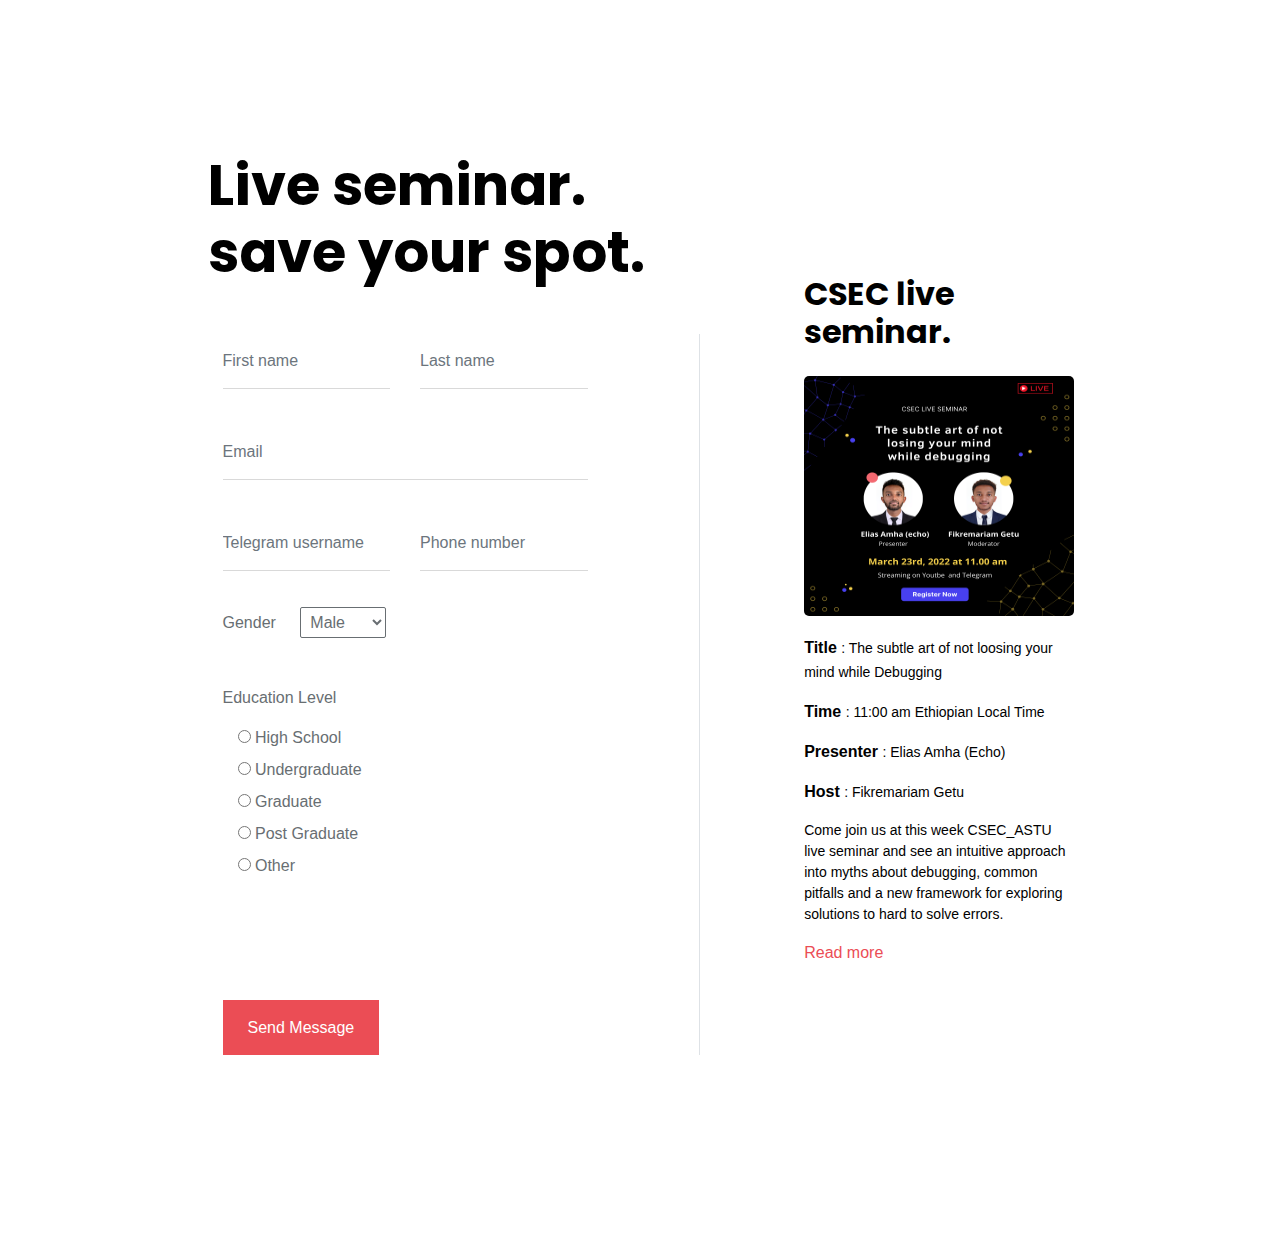
<file: seminar/contact-form/index.html>
<!DOCTYPE html>
<html lang="en">

<head>
  <!-- Required meta tags -->
  <meta charset="utf-8" />
  <meta name="viewport" content="width=device-width, initial-scale=1, shrink-to-fit=no" />
  <link href="https://fonts.googleapis.com/css?family=Poppins:300,400,500,700,900&display=swap" rel="stylesheet" />

  <link rel="stylesheet" href="fonts/icomoon/style.css" />

  <link rel="stylesheet" href="css/owl.carousel.min.css" />

  <!-- Bootstrap CSS -->
  <link rel="stylesheet" href="css/bootstrap.min.css" />

  <!-- Style -->
  <link rel="stylesheet" href="css/style.css" />

  <title>Register Here</title>
</head>

<body>
  <div class="content">
    <div class="container">
      <div class="row justify-content-center">
        <div class="col-md-10">
          <div class="row align-items-center">
            <div class="col-lg-7 mb-5 mb-lg-0">
              <h2 class="mb-5">
                Live seminar. <br />
                save your spot.
              </h2>

              <form class="border-right pr-5 mb-5" method="post" id="contactForm" name="contactForm">
                <div class="row">
                  <div class="col-md-6 form-group">
                    <input type="text" class="form-control" name="firstname" id="fname" placeholder="First name" />
                  </div>
                  <div class="col-md-6 form-group">
                    <input type="text" class="form-control" name="lastname" id="lname" placeholder="Last name" />
                  </div>
                </div>
                <div class="row">
                  <div class="col-md-12 form-group">
                    <input type="text" class="form-control" name="email" id="email" placeholder="Email" />
                  </div>
                </div>

                <div class="row">
                  <div class="col-md-6 form-group">
                    <input type="text" class="form-control" name="tgusername" id="tgusername"
                      placeholder="Telegram username" />
                  </div>
                  <div class="col-md-6 form-group">
                    <input type="text" class="form-control" name="phonenumber" id="tgusername"
                      placeholder="Phone number" />
                  </div>
                </div>

                <div class="row">
                  <div class="col-md-12 form-group">
                    <label class="gender" for="gender">Gender</label> 
                    <select name="gender" id="cars">
                      <option value="male">Male</option>
                      <option value="female">Female</option>
                    </select>
                  </div>
                </div>

                <div class="row">
                  <div class="col-md-12 form-group">
                    <div class="row">
                      <div class="col-md-12 form-group">
                        <div class="education">
                          <p class="eduHeader">Education Level</p>
                          <input type="radio" id="age1" name="age" value="30">
                          <label for="age1">High School</label><br>
                          <input type="radio" id="age2" name="age" value="60">
                          <label for="age2">Undergraduate</label><br>  
                          <input type="radio" id="age3" name="age" value="100">
                          <label for="age3">Graduate</label><br>
                          <input type="radio" id="age4" name="age" value="100">
                          <label for="age4">Post Graduate</label><br>
                          <input type="radio" id="age5" name="age" value="100">
                          <label for="age5">Other</label><br><br>
                        </div>
                      </div>
                    </div>
                  </div>
                </div>


                <div class="row">
                  <div class="col-md-12">
                    <input type="submit" value="Send Message" class="btn btn-primary rounded-0 py-2 px-4" />
                    <span class="submitting"></span>
                  </div>
                </div>
              </form>

              <div id="form-message-warning mt-4"></div>
              <div id="form-message-success">
                Your message was sent, thank you!
              </div>
            </div>
            <div class="col-lg-4 ml-auto">
              <h3 class="mb-4">CSEC live seminar.</h3>
              <img class="seminarImg" src="./images/Debugging seminar.png" alt="">
             
              <p class="seminarTitle"><span class="bold"> Title </span> <span class="value">: The subtle art of not loosing your mind while Debugging</span></p>
              <p class="seminarTitle"><span class="bold"> Time </span> <span class="value">: 11:00 am Ethiopian Local Time</span></p>
              <p class="seminarTitle"><span class="bold"> Presenter </span> <span class="value">: Elias Amha (Echo)</span></p>
              <p class="seminarTitle"><span class="bold"> Host </span> <span class="value">: Fikremariam Getu</span></p>


              <p class="seminarDescription">
                Come join us at this week CSEC_ASTU live seminar and see an intuitive approach into myths about debugging, common pitfalls and a new framework for exploring solutions to hard to solve errors. 
              </p>
              <p><a href="#">Read more</a></p>
            </div>
          </div>
        </div>
      </div>
    </div>
  </div>

  <script src="js/jquery-3.3.1.min.js"></script>
  <script src="js/popper.min.js"></script>
  <script src="js/bootstrap.min.js"></script>
  <script src="js/jquery.validate.min.js"></script>
  <script src="js/main.js"></script>
</body>

</html>
</file>
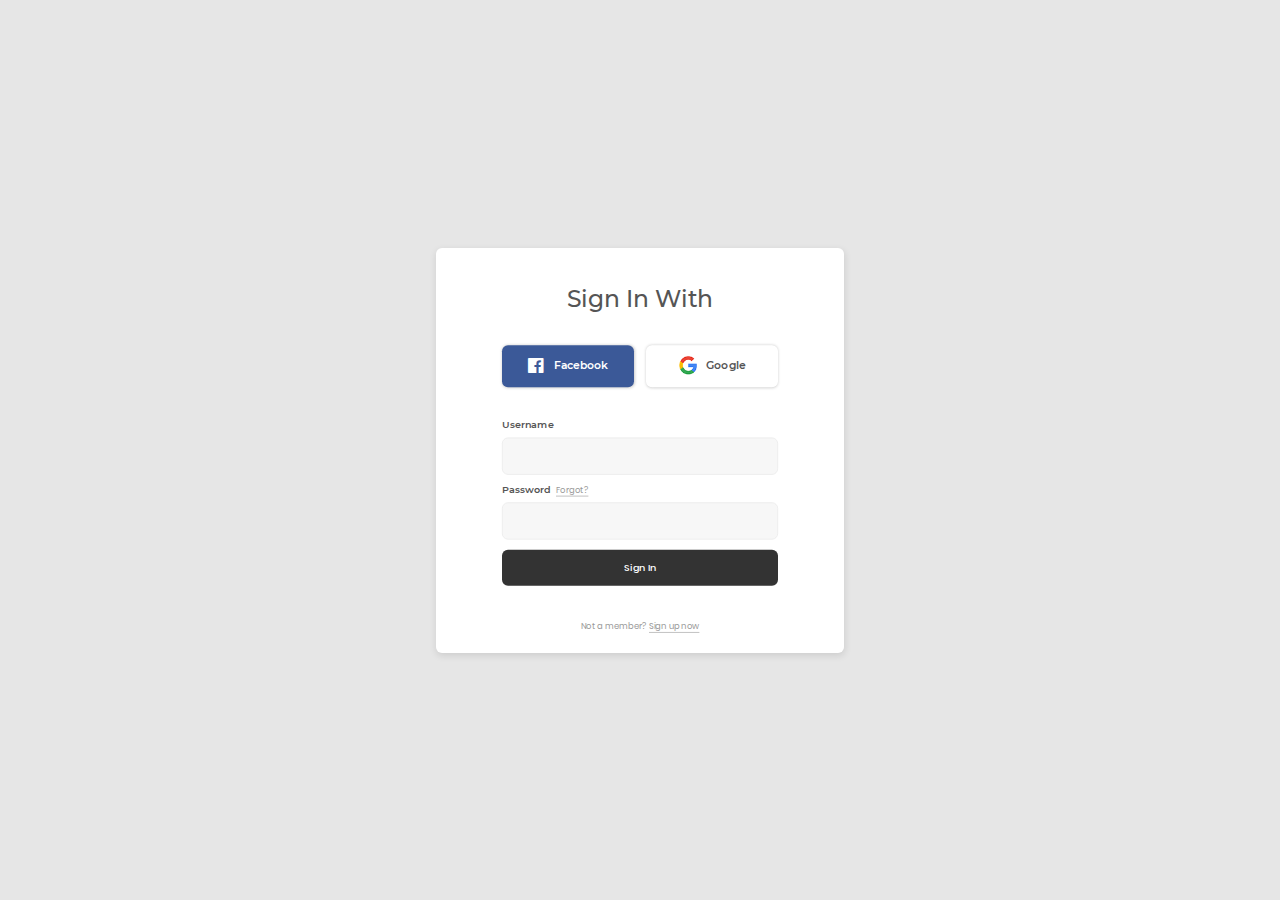
<file: seminar/views/login.html>
<!DOCTYPE html>
<html lang="en">
<head>
	<title>Quiz App</title>
	<meta charset="UTF-8">
	<meta name="viewport" content="width=device-width, initial-scale=1">
<!--===============================================================================================-->	
	<link rel="icon" type="image/png" href="images/icons/favicon.ico"/>
<!--===============================================================================================-->
	<link rel="stylesheet" type="text/css" href="vendor/bootstrap/css/bootstrap.min.css">
<!--===============================================================================================-->
	<link rel="stylesheet" type="text/css" href="fonts/font-awesome-4.7.0/css/font-awesome.min.css">
<!--===============================================================================================-->
	<link rel="stylesheet" type="text/css" href="fonts/Linearicons-Free-v1.0.0/icon-font.min.css">
<!--===============================================================================================-->
	<link rel="stylesheet" type="text/css" href="vendor/animate/animate.css">
<!--===============================================================================================-->	
	<link rel="stylesheet" type="text/css" href="vendor/css-hamburgers/hamburgers.min.css">
<!--===============================================================================================-->
	<link rel="stylesheet" type="text/css" href="vendor/animsition/css/animsition.min.css">
<!--===============================================================================================-->
	<link rel="stylesheet" type="text/css" href="vendor/select2/select2.min.css">
<!--===============================================================================================-->	
	<link rel="stylesheet" type="text/css" href="vendor/daterangepicker/daterangepicker.css">
<!--===============================================================================================-->
	<link rel="stylesheet" type="text/css" href="css/Loginutil.css">
	<link rel="stylesheet" type="text/css" href="css/Loginmain.css">
<!--===============================================================================================-->
</head>
<body>
	
	<div class="limiter">
		<div class="container-login100" >
			<div class="wrap-login100 p-l-110 p-r-110 p-t-62 p-b-33">
				<form class="login100-form validate-form flex-sb flex-w">
					<span class="login100-form-title p-b-53">
						Sign In With
					</span>

					<a href="#" class="btn-face m-b-20">
						<i class="fa fa-facebook-official"></i>
						Facebook
					</a>

					<a href="#" class="btn-google m-b-20">
						<img src="images/icons/icon-google.png" alt="GOOGLE">
						Google
					</a>
					
					<div class="p-t-31 p-b-9">
						<span class="txt1">
							Username
						</span>
					</div>
					<div class="wrap-input100 validate-input" data-validate = "Username is required">
						<input class="input100" type="text" name="username" >
						<span class="focus-input100"></span>
					</div>
					
					<div class="p-t-13 p-b-9">
						<span class="txt1">
							Password
						</span>

						<a href="#" class="txt2 bo1 m-l-5">
							Forgot?
						</a>
					</div>
					<div class="wrap-input100 validate-input" data-validate = "Password is required">
						<input class="input100" type="password" name="pass" >
						<span class="focus-input100"></span>
					</div>

					<div class="container-login100-form-btn m-t-17">
						<button class="login100-form-btn">
							Sign In
						</button>
					</div>

					<div class="w-full text-center p-t-55">
						<span class="txt2">
							Not a member?
						</span>

						<a href="signup.html" class="txt2 bo1">
							Sign up now
						</a>
					</div>
				</form>
			</div>
		</div>
	</div>
	

	<div id="dropDownSelect1"></div>
	
<!--===============================================================================================-->
	<script src="vendor/jquery/jquery-3.2.1.min.js"></script>
<!--===============================================================================================-->
	<script src="vendor/animsition/js/animsition.min.js"></script>
<!--===============================================================================================-->
	<script src="vendor/bootstrap/js/popper.js"></script>
	<script src="vendor/bootstrap/js/bootstrap.min.js"></script>
<!--===============================================================================================-->
	<script src="vendor/select2/select2.min.js"></script>
<!--===============================================================================================-->
	<script src="vendor/daterangepicker/moment.min.js"></script>
	<script src="vendor/daterangepicker/daterangepicker.js"></script>
<!--===============================================================================================-->
	<script src="vendor/countdowntime/countdowntime.js"></script>
<!--===============================================================================================-->
	<script src="js/Login.js"></script>

</body>
</html>
</file>
<file: seminar/contact-form/fonts/icomoon/style.css>
@font-face {
  font-family: 'icomoon';
  src:  url('fonts/icomoon.eot?10si43');
  src:  url('fonts/icomoon.eot?10si43#iefix') format('embedded-opentype'),
    url('fonts/icomoon.ttf?10si43') format('truetype'),
    url('fonts/icomoon.woff?10si43') format('woff'),
    url('fonts/icomoon.svg?10si43#icomoon') format('svg');
  font-weight: normal;
  font-style: normal;
}

[class^="icon-"], [class*=" icon-"] {
  /* use !important to prevent issues with browser extensions that change fonts */
  font-family: 'icomoon' !important;
  speak: none;
  font-style: normal;
  font-weight: normal;
  font-variant: normal;
  text-transform: none;
  line-height: 1;

  /* Better Font Rendering =========== */
  -webkit-font-smoothing: antialiased;
  -moz-osx-font-smoothing: grayscale;
}

.icon-asterisk:before {
  content: "\f069";
}
.icon-plus:before {
  content: "\f067";
}
.icon-question:before {
  content: "\f128";
}
.icon-minus:before {
  content: "\f068";
}
.icon-glass:before {
  content: "\f000";
}
.icon-music:before {
  content: "\f001";
}
.icon-search:before {
  content: "\f002";
}
.icon-envelope-o:before {
  content: "\f003";
}
.icon-heart:before {
  content: "\f004";
}
.icon-star:before {
  content: "\f005";
}
.icon-star-o:before {
  content: "\f006";
}
.icon-user:before {
  content: "\f007";
}
.icon-film:before {
  content: "\f008";
}
.icon-th-large:before {
  content: "\f009";
}
.icon-th:before {
  content: "\f00a";
}
.icon-th-list:before {
  content: "\f00b";
}
.icon-check:before {
  content: "\f00c";
}
.icon-close:before {
  content: "\f00d";
}
.icon-remove:before {
  content: "\f00d";
}
.icon-times:before {
  content: "\f00d";
}
.icon-search-plus:before {
  content: "\f00e";
}
.icon-search-minus:before {
  content: "\f010";
}
.icon-power-off:before {
  content: "\f011";
}
.icon-signal:before {
  content: "\f012";
}
.icon-cog:before {
  content: "\f013";
}
.icon-gear:before {
  content: "\f013";
}
.icon-trash-o:before {
  content: "\f014";
}
.icon-home:before {
  content: "\f015";
}
.icon-file-o:before {
  content: "\f016";
}
.icon-clock-o:before {
  content: "\f017";
}
.icon-road:before {
  content: "\f018";
}
.icon-download:before {
  content: "\f019";
}
.icon-arrow-circle-o-down:before {
  content: "\f01a";
}
.icon-arrow-circle-o-up:before {
  content: "\f01b";
}
.icon-inbox:before {
  content: "\f01c";
}
.icon-play-circle-o:before {
  content: "\f01d";
}
.icon-repeat:before {
  content: "\f01e";
}
.icon-rotate-right:before {
  content: "\f01e";
}
.icon-refresh:before {
  content: "\f021";
}
.icon-list-alt:before {
  content: "\f022";
}
.icon-lock:before {
  content: "\f023";
}
.icon-flag:before {
  content: "\f024";
}
.icon-headphones:before {
  content: "\f025";
}
.icon-volume-off:before {
  content: "\f026";
}
.icon-volume-down:before {
  content: "\f027";
}
.icon-volume-up:before {
  content: "\f028";
}
.icon-qrcode:before {
  content: "\f029";
}
.icon-barcode:before {
  content: "\f02a";
}
.icon-tag:before {
  content: "\f02b";
}
.icon-tags:before {
  content: "\f02c";
}
.icon-book:before {
  content: "\f02d";
}
.icon-bookmark:before {
  content: "\f02e";
}
.icon-print:before {
  content: "\f02f";
}
.icon-camera:before {
  content: "\f030";
}
.icon-font:before {
  content: "\f031";
}
.icon-bold:before {
  content: "\f032";
}
.icon-italic:before {
  content: "\f033";
}
.icon-text-height:before {
  content: "\f034";
}
.icon-text-width:before {
  content: "\f035";
}
.icon-align-left:before {
  content: "\f036";
}
.icon-align-center:before {
  content: "\f037";
}
.icon-align-right:before {
  content: "\f038";
}
.icon-align-justify:before {
  content: "\f039";
}
.icon-list:before {
  content: "\f03a";
}
.icon-dedent:before {
  content: "\f03b";
}
.icon-outdent:before {
  content: "\f03b";
}
.icon-indent:before {
  content: "\f03c";
}
.icon-video-camera:before {
  content: "\f03d";
}
.icon-image:before {
  content: "\f03e";
}
.icon-photo:before {
  content: "\f03e";
}
.icon-picture-o:before {
  content: "\f03e";
}
.icon-pencil:before {
  content: "\f040";
}
.icon-map-marker:before {
  content: "\f041";
}
.icon-adjust:before {
  content: "\f042";
}
.icon-tint:before {
  content: "\f043";
}
.icon-edit:before {
  content: "\f044";
}
.icon-pencil-square-o:before {
  content: "\f044";
}
.icon-share-square-o:before {
  content: "\f045";
}
.icon-check-square-o:before {
  content: "\f046";
}
.icon-arrows:before {
  content: "\f047";
}
.icon-step-backward:before {
  content: "\f048";
}
.icon-fast-backward:before {
  content: "\f049";
}
.icon-backward:before {
  content: "\f04a";
}
.icon-play:before {
  content: "\f04b";
}
.icon-pause:before {
  content: "\f04c";
}
.icon-stop:before {
  content: "\f04d";
}
.icon-forward:before {
  content: "\f04e";
}
.icon-fast-forward:before {
  content: "\f050";
}
.icon-step-forward:before {
  content: "\f051";
}
.icon-eject:before {
  content: "\f052";
}
.icon-chevron-left:before {
  content: "\f053";
}
.icon-chevron-right:before {
  content: "\f054";
}
.icon-plus-circle:before {
  content: "\f055";
}
.icon-minus-circle:before {
  content: "\f056";
}
.icon-times-circle:before {
  content: "\f057";
}
.icon-check-circle:before {
  content: "\f058";
}
.icon-question-circle:before {
  content: "\f059";
}
.icon-info-circle:before {
  content: "\f05a";
}
.icon-crosshairs:before {
  content: "\f05b";
}
.icon-times-circle-o:before {
  content: "\f05c";
}
.icon-check-circle-o:before {
  content: "\f05d";
}
.icon-ban:before {
  content: "\f05e";
}
.icon-arrow-left:before {
  content: "\f060";
}
.icon-arrow-right:before {
  content: "\f061";
}
.icon-arrow-up:before {
  content: "\f062";
}
.icon-arrow-down:before {
  content: "\f063";
}
.icon-mail-forward:before {
  content: "\f064";
}
.icon-share:before {
  content: "\f064";
}
.icon-expand:before {
  content: "\f065";
}
.icon-compress:before {
  content: "\f066";
}
.icon-exclamation-circle:before {
  content: "\f06a";
}
.icon-gift:before {
  content: "\f06b";
}
.icon-leaf:before {
  content: "\f06c";
}
.icon-fire:before {
  content: "\f06d";
}
.icon-eye:before {
  content: "\f06e";
}
.icon-eye-slash:before {
  content: "\f070";
}
.icon-exclamation-triangle:before {
  content: "\f071";
}
.icon-warning:before {
  content: "\f071";
}
.icon-plane:before {
  content: "\f072";
}
.icon-calendar:before {
  content: "\f073";
}
.icon-random:before {
  content: "\f074";
}
.icon-comment:before {
  content: "\f075";
}
.icon-magnet:before {
  content: "\f076";
}
.icon-chevron-up:before {
  content: "\f077";
}
.icon-chevron-down:before {
  content: "\f078";
}
.icon-retweet:before {
  content: "\f079";
}
.icon-shopping-cart:before {
  content: "\f07a";
}
.icon-folder:before {
  content: "\f07b";
}
.icon-folder-open:before {
  content: "\f07c";
}
.icon-arrows-v:before {
  content: "\f07d";
}
.icon-arrows-h:before {
  content: "\f07e";
}
.icon-bar-chart:before {
  content: "\f080";
}
.icon-bar-chart-o:before {
  content: "\f080";
}
.icon-twitter-square:before {
  content: "\f081";
}
.icon-facebook-square:before {
  content: "\f082";
}
.icon-camera-retro:before {
  content: "\f083";
}
.icon-key:before {
  content: "\f084";
}
.icon-cogs:before {
  content: "\f085";
}
.icon-gears:before {
  content: "\f085";
}
.icon-comments:before {
  content: "\f086";
}
.icon-thumbs-o-up:before {
  content: "\f087";
}
.icon-thumbs-o-down:before {
  content: "\f088";
}
.icon-star-half:before {
  content: "\f089";
}
.icon-heart-o:before {
  content: "\f08a";
}
.icon-sign-out:before {
  content: "\f08b";
}
.icon-linkedin-square:before {
  content: "\f08c";
}
.icon-thumb-tack:before {
  content: "\f08d";
}
.icon-external-link:before {
  content: "\f08e";
}
.icon-sign-in:before {
  content: "\f090";
}
.icon-trophy:before {
  content: "\f091";
}
.icon-github-square:before {
  content: "\f092";
}
.icon-upload:before {
  content: "\f093";
}
.icon-lemon-o:before {
  content: "\f094";
}
.icon-phone:before {
  content: "\f095";
}
.icon-square-o:before {
  content: "\f096";
}
.icon-bookmark-o:before {
  content: "\f097";
}
.icon-phone-square:before {
  content: "\f098";
}
.icon-twitter:before {
  content: "\f099";
}
.icon-facebook:before {
  content: "\f09a";
}
.icon-facebook-f:before {
  content: "\f09a";
}
.icon-github:before {
  content: "\f09b";
}
.icon-unlock:before {
  content: "\f09c";
}
.icon-credit-card:before {
  content: "\f09d";
}
.icon-feed:before {
  content: "\f09e";
}
.icon-rss:before {
  content: "\f09e";
}
.icon-hdd-o:before {
  content: "\f0a0";
}
.icon-bullhorn:before {
  content: "\f0a1";
}
.icon-bell-o:before {
  content: "\f0a2";
}
.icon-certificate:before {
  content: "\f0a3";
}
.icon-hand-o-right:before {
  content: "\f0a4";
}
.icon-hand-o-left:before {
  content: "\f0a5";
}
.icon-hand-o-up:before {
  content: "\f0a6";
}
.icon-hand-o-down:before {
  content: "\f0a7";
}
.icon-arrow-circle-left:before {
  content: "\f0a8";
}
.icon-arrow-circle-right:before {
  content: "\f0a9";
}
.icon-arrow-circle-up:before {
  content: "\f0aa";
}
.icon-arrow-circle-down:before {
  content: "\f0ab";
}
.icon-globe:before {
  content: "\f0ac";
}
.icon-wrench:before {
  content: "\f0ad";
}
.icon-tasks:before {
  content: "\f0ae";
}
.icon-filter:before {
  content: "\f0b0";
}
.icon-briefcase:before {
  content: "\f0b1";
}
.icon-arrows-alt:before {
  content: "\f0b2";
}
.icon-group:before {
  content: "\f0c0";
}
.icon-users:before {
  content: "\f0c0";
}
.icon-chain:before {
  content: "\f0c1";
}
.icon-link:before {
  content: "\f0c1";
}
.icon-cloud:before {
  content: "\f0c2";
}
.icon-flask:before {
  content: "\f0c3";
}
.icon-cut:before {
  content: "\f0c4";
}
.icon-scissors:before {
  content: "\f0c4";
}
.icon-copy:before {
  content: "\f0c5";
}
.icon-files-o:before {
  content: "\f0c5";
}
.icon-paperclip:before {
  content: "\f0c6";
}
.icon-floppy-o:before {
  content: "\f0c7";
}
.icon-save:before {
  content: "\f0c7";
}
.icon-square:before {
  content: "\f0c8";
}
.icon-bars:before {
  content: "\f0c9";
}
.icon-navicon:before {
  content: "\f0c9";
}
.icon-reorder:before {
  content: "\f0c9";
}
.icon-list-ul:before {
  content: "\f0ca";
}
.icon-list-ol:before {
  content: "\f0cb";
}
.icon-strikethrough:before {
  content: "\f0cc";
}
.icon-underline:before {
  content: "\f0cd";
}
.icon-table:before {
  content: "\f0ce";
}
.icon-magic:before {
  content: "\f0d0";
}
.icon-truck:before {
  content: "\f0d1";
}
.icon-pinterest:before {
  content: "\f0d2";
}
.icon-pinterest-square:before {
  content: "\f0d3";
}
.icon-google-plus-square:before {
  content: "\f0d4";
}
.icon-google-plus:before {
  content: "\f0d5";
}
.icon-money:before {
  content: "\f0d6";
}
.icon-caret-down:before {
  content: "\f0d7";
}
.icon-caret-up:before {
  content: "\f0d8";
}
.icon-caret-left:before {
  content: "\f0d9";
}
.icon-caret-right:before {
  content: "\f0da";
}
.icon-columns:before {
  content: "\f0db";
}
.icon-sort:before {
  content: "\f0dc";
}
.icon-unsorted:before {
  content: "\f0dc";
}
.icon-sort-desc:before {
  content: "\f0dd";
}
.icon-sort-down:before {
  content: "\f0dd";
}
.icon-sort-asc:before {
  content: "\f0de";
}
.icon-sort-up:before {
  content: "\f0de";
}
.icon-envelope:before {
  content: "\f0e0";
}
.icon-linkedin:before {
  content: "\f0e1";
}
.icon-rotate-left:before {
  content: "\f0e2";
}
.icon-undo:before {
  content: "\f0e2";
}
.icon-gavel:before {
  content: "\f0e3";
}
.icon-legal:before {
  content: "\f0e3";
}
.icon-dashboard:before {
  content: "\f0e4";
}
.icon-tachometer:before {
  content: "\f0e4";
}
.icon-comment-o:before {
  content: "\f0e5";
}
.icon-comments-o:before {
  content: "\f0e6";
}
.icon-bolt:before {
  content: "\f0e7";
}
.icon-flash:before {
  content: "\f0e7";
}
.icon-sitemap:before {
  content: "\f0e8";
}
.icon-umbrella:before {
  content: "\f0e9";
}
.icon-clipboard:before {
  content: "\f0ea";
}
.icon-paste:before {
  content: "\f0ea";
}
.icon-lightbulb-o:before {
  content: "\f0eb";
}
.icon-exchange:before {
  content: "\f0ec";
}
.icon-cloud-download:before {
  content: "\f0ed";
}
.icon-cloud-upload:before {
  content: "\f0ee";
}
.icon-user-md:before {
  content: "\f0f0";
}
.icon-stethoscope:before {
  content: "\f0f1";
}
.icon-suitcase:before {
  content: "\f0f2";
}
.icon-bell:before {
  content: "\f0f3";
}
.icon-coffee:before {
  content: "\f0f4";
}
.icon-cutlery:before {
  content: "\f0f5";
}
.icon-file-text-o:before {
  content: "\f0f6";
}
.icon-building-o:before {
  content: "\f0f7";
}
.icon-hospital-o:before {
  content: "\f0f8";
}
.icon-ambulance:before {
  content: "\f0f9";
}
.icon-medkit:before {
  content: "\f0fa";
}
.icon-fighter-jet:before {
  content: "\f0fb";
}
.icon-beer:before {
  content: "\f0fc";
}
.icon-h-square:before {
  content: "\f0fd";
}
.icon-plus-square:before {
  content: "\f0fe";
}
.icon-angle-double-left:before {
  content: "\f100";
}
.icon-angle-double-right:before {
  content: "\f101";
}
.icon-angle-double-up:before {
  content: "\f102";
}
.icon-angle-double-down:before {
  content: "\f103";
}
.icon-angle-left:before {
  content: "\f104";
}
.icon-angle-right:before {
  content: "\f105";
}
.icon-angle-up:before {
  content: "\f106";
}
.icon-angle-down:before {
  content: "\f107";
}
.icon-desktop:before {
  content: "\f108";
}
.icon-laptop:before {
  content: "\f109";
}
.icon-tablet:before {
  content: "\f10a";
}
.icon-mobile:before {
  content: "\f10b";
}
.icon-mobile-phone:before {
  content: "\f10b";
}
.icon-circle-o:before {
  content: "\f10c";
}
.icon-quote-left:before {
  content: "\f10d";
}
.icon-quote-right:before {
  content: "\f10e";
}
.icon-spinner:before {
  content: "\f110";
}
.icon-circle:before {
  content: "\f111";
}
.icon-mail-reply:before {
  content: "\f112";
}
.icon-reply:before {
  content: "\f112";
}
.icon-github-alt:before {
  content: "\f113";
}
.icon-folder-o:before {
  content: "\f114";
}
.icon-folder-open-o:before {
  content: "\f115";
}
.icon-smile-o:before {
  content: "\f118";
}
.icon-frown-o:before {
  content: "\f119";
}
.icon-meh-o:before {
  content: "\f11a";
}
.icon-gamepad:before {
  content: "\f11b";
}
.icon-keyboard-o:before {
  content: "\f11c";
}
.icon-flag-o:before {
  content: "\f11d";
}
.icon-flag-checkered:before {
  content: "\f11e";
}
.icon-terminal:before {
  content: "\f120";
}
.icon-code:before {
  content: "\f121";
}
.icon-mail-reply-all:before {
  content: "\f122";
}
.icon-reply-all:before {
  content: "\f122";
}
.icon-star-half-empty:before {
  content: "\f123";
}
.icon-star-half-full:before {
  content: "\f123";
}
.icon-star-half-o:before {
  content: "\f123";
}
.icon-location-arrow:before {
  content: "\f124";
}
.icon-crop:before {
  content: "\f125";
}
.icon-code-fork:before {
  content: "\f126";
}
.icon-chain-broken:before {
  content: "\f127";
}
.icon-unlink:before {
  content: "\f127";
}
.icon-info:before {
  content: "\f129";
}
.icon-exclamation:before {
  content: "\f12a";
}
.icon-superscript:before {
  content: "\f12b";
}
.icon-subscript:before {
  content: "\f12c";
}
.icon-eraser:before {
  content: "\f12d";
}
.icon-puzzle-piece:before {
  content: "\f12e";
}
.icon-microphone:before {
  content: "\f130";
}
.icon-microphone-slash:before {
  content: "\f131";
}
.icon-shield:before {
  content: "\f132";
}
.icon-calendar-o:before {
  content: "\f133";
}
.icon-fire-extinguisher:before {
  content: "\f134";
}
.icon-rocket:before {
  content: "\f135";
}
.icon-maxcdn:before {
  content: "\f136";
}
.icon-chevron-circle-left:before {
  content: "\f137";
}
.icon-chevron-circle-right:before {
  content: "\f138";
}
.icon-chevron-circle-up:before {
  content: "\f139";
}
.icon-chevron-circle-down:before {
  content: "\f13a";
}
.icon-html5:before {
  content: "\f13b";
}
.icon-css3:before {
  content: "\f13c";
}
.icon-anchor:before {
  content: "\f13d";
}
.icon-unlock-alt:before {
  content: "\f13e";
}
.icon-bullseye:before {
  content: "\f140";
}
.icon-ellipsis-h:before {
  content: "\f141";
}
.icon-ellipsis-v:before {
  content: "\f142";
}
.icon-rss-square:before {
  content: "\f143";
}
.icon-play-circle:before {
  content: "\f144";
}
.icon-ticket:before {
  content: "\f145";
}
.icon-minus-square:before {
  content: "\f146";
}
.icon-minus-square-o:before {
  content: "\f147";
}
.icon-level-up:before {
  content: "\f148";
}
.icon-level-down:before {
  content: "\f149";
}
.icon-check-square:before {
  content: "\f14a";
}
.icon-pencil-square:before {
  content: "\f14b";
}
.icon-external-link-square:before {
  content: "\f14c";
}
.icon-share-square:before {
  content: "\f14d";
}
.icon-compass:before {
  content: "\f14e";
}
.icon-caret-square-o-down:before {
  content: "\f150";
}
.icon-toggle-down:before {
  content: "\f150";
}
.icon-caret-square-o-up:before {
  content: "\f151";
}
.icon-toggle-up:before {
  content: "\f151";
}
.icon-caret-square-o-right:before {
  content: "\f152";
}
.icon-toggle-right:before {
  content: "\f152";
}
.icon-eur:before {
  content: "\f153";
}
.icon-euro:before {
  content: "\f153";
}
.icon-gbp:before {
  content: "\f154";
}
.icon-dollar:before {
  content: "\f155";
}
.icon-usd:before {
  content: "\f155";
}
.icon-inr:before {
  content: "\f156";
}
.icon-rupee:before {
  content: "\f156";
}
.icon-cny:before {
  content: "\f157";
}
.icon-jpy:before {
  content: "\f157";
}
.icon-rmb:before {
  content: "\f157";
}
.icon-yen:before {
  content: "\f157";
}
.icon-rouble:before {
  content: "\f158";
}
.icon-rub:before {
  content: "\f158";
}
.icon-ruble:before {
  content: "\f158";
}
.icon-krw:before {
  content: "\f159";
}
.icon-won:before {
  content: "\f159";
}
.icon-bitcoin:before {
  content: "\f15a";
}
.icon-btc:before {
  content: "\f15a";
}
.icon-file:before {
  content: "\f15b";
}
.icon-file-text:before {
  content: "\f15c";
}
.icon-sort-alpha-asc:before {
  content: "\f15d";
}
.icon-sort-alpha-desc:before {
  content: "\f15e";
}
.icon-sort-amount-asc:before {
  content: "\f160";
}
.icon-sort-amount-desc:before {
  content: "\f161";
}
.icon-sort-numeric-asc:before {
  content: "\f162";
}
.icon-sort-numeric-desc:before {
  content: "\f163";
}
.icon-thumbs-up:before {
  content: "\f164";
}
.icon-thumbs-down:before {
  content: "\f165";
}
.icon-youtube-square:before {
  content: "\f166";
}
.icon-youtube:before {
  content: "\f167";
}
.icon-xing:before {
  content: "\f168";
}
.icon-xing-square:before {
  content: "\f169";
}
.icon-youtube-play:before {
  content: "\f16a";
}
.icon-dropbox:before {
  content: "\f16b";
}
.icon-stack-overflow:before {
  content: "\f16c";
}
.icon-instagram:before {
  content: "\f16d";
}
.icon-flickr:before {
  content: "\f16e";
}
.icon-adn:before {
  content: "\f170";
}
.icon-bitbucket:before {
  content: "\f171";
}
.icon-bitbucket-square:before {
  content: "\f172";
}
.icon-tumblr:before {
  content: "\f173";
}
.icon-tumblr-square:before {
  content: "\f174";
}
.icon-long-arrow-down:before {
  content: "\f175";
}
.icon-long-arrow-up:before {
  content: "\f176";
}
.icon-long-arrow-left:before {
  content: "\f177";
}
.icon-long-arrow-right:before {
  content: "\f178";
}
.icon-apple:before {
  content: "\f179";
}
.icon-windows:before {
  content: "\f17a";
}
.icon-android:before {
  content: "\f17b";
}
.icon-linux:before {
  content: "\f17c";
}
.icon-dribbble:before {
  content: "\f17d";
}
.icon-skype:before {
  content: "\f17e";
}
.icon-foursquare:before {
  content: "\f180";
}
.icon-trello:before {
  content: "\f181";
}
.icon-female:before {
  content: "\f182";
}
.icon-male:before {
  content: "\f183";
}
.icon-gittip:before {
  content: "\f184";
}
.icon-gratipay:before {
  content: "\f184";
}
.icon-sun-o:before {
  content: "\f185";
}
.icon-moon-o:before {
  content: "\f186";
}
.icon-archive:before {
  content: "\f187";
}
.icon-bug:before {
  content: "\f188";
}
.icon-vk:before {
  content: "\f189";
}
.icon-weibo:before {
  content: "\f18a";
}
.icon-renren:before {
  content: "\f18b";
}
.icon-pagelines:before {
  content: "\f18c";
}
.icon-stack-exchange:before {
  content: "\f18d";
}
.icon-arrow-circle-o-right:before {
  content: "\f18e";
}
.icon-arrow-circle-o-left:before {
  content: "\f190";
}
.icon-caret-square-o-left:before {
  content: "\f191";
}
.icon-toggle-left:before {
  content: "\f191";
}
.icon-dot-circle-o:before {
  content: "\f192";
}
.icon-wheelchair:before {
  content: "\f193";
}
.icon-vimeo-square:before {
  content: "\f194";
}
.icon-try:before {
  content: "\f195";
}
.icon-turkish-lira:before {
  content: "\f195";
}
.icon-plus-square-o:before {
  content: "\f196";
}
.icon-space-shuttle:before {
  content: "\f197";
}
.icon-slack:before {
  content: "\f198";
}
.icon-envelope-square:before {
  content: "\f199";
}
.icon-wordpress:before {
  content: "\f19a";
}
.icon-openid:before {
  content: "\f19b";
}
.icon-bank:before {
  content: "\f19c";
}
.icon-institution:before {
  content: "\f19c";
}
.icon-university:before {
  content: "\f19c";
}
.icon-graduation-cap:before {
  content: "\f19d";
}
.icon-mortar-board:before {
  content: "\f19d";
}
.icon-yahoo:before {
  content: "\f19e";
}
.icon-google:before {
  content: "\f1a0";
}
.icon-reddit:before {
  content: "\f1a1";
}
.icon-reddit-square:before {
  content: "\f1a2";
}
.icon-stumbleupon-circle:before {
  content: "\f1a3";
}
.icon-stumbleupon:before {
  content: "\f1a4";
}
.icon-delicious:before {
  content: "\f1a5";
}
.icon-digg:before {
  content: "\f1a6";
}
.icon-pied-piper-pp:before {
  content: "\f1a7";
}
.icon-pied-piper-alt:before {
  content: "\f1a8";
}
.icon-drupal:before {
  content: "\f1a9";
}
.icon-joomla:before {
  content: "\f1aa";
}
.icon-language:before {
  content: "\f1ab";
}
.icon-fax:before {
  content: "\f1ac";
}
.icon-building:before {
  content: "\f1ad";
}
.icon-child:before {
  content: "\f1ae";
}
.icon-paw:before {
  content: "\f1b0";
}
.icon-spoon:before {
  content: "\f1b1";
}
.icon-cube:before {
  content: "\f1b2";
}
.icon-cubes:before {
  content: "\f1b3";
}
.icon-behance:before {
  content: "\f1b4";
}
.icon-behance-square:before {
  content: "\f1b5";
}
.icon-steam:before {
  content: "\f1b6";
}
.icon-steam-square:before {
  content: "\f1b7";
}
.icon-recycle:before {
  content: "\f1b8";
}
.icon-automobile:before {
  content: "\f1b9";
}
.icon-car:before {
  content: "\f1b9";
}
.icon-cab:before {
  content: "\f1ba";
}
.icon-taxi:before {
  content: "\f1ba";
}
.icon-tree:before {
  content: "\f1bb";
}
.icon-spotify:before {
  content: "\f1bc";
}
.icon-deviantart:before {
  content: "\f1bd";
}
.icon-soundcloud:before {
  content: "\f1be";
}
.icon-database:before {
  content: "\f1c0";
}
.icon-file-pdf-o:before {
  content: "\f1c1";
}
.icon-file-word-o:before {
  content: "\f1c2";
}
.icon-file-excel-o:before {
  content: "\f1c3";
}
.icon-file-powerpoint-o:before {
  content: "\f1c4";
}
.icon-file-image-o:before {
  content: "\f1c5";
}
.icon-file-photo-o:before {
  content: "\f1c5";
}
.icon-file-picture-o:before {
  content: "\f1c5";
}
.icon-file-archive-o:before {
  content: "\f1c6";
}
.icon-file-zip-o:before {
  content: "\f1c6";
}
.icon-file-audio-o:before {
  content: "\f1c7";
}
.icon-file-sound-o:before {
  content: "\f1c7";
}
.icon-file-movie-o:before {
  content: "\f1c8";
}
.icon-file-video-o:before {
  content: "\f1c8";
}
.icon-file-code-o:before {
  content: "\f1c9";
}
.icon-vine:before {
  content: "\f1ca";
}
.icon-codepen:before {
  content: "\f1cb";
}
.icon-jsfiddle:before {
  content: "\f1cc";
}
.icon-life-bouy:before {
  content: "\f1cd";
}
.icon-life-buoy:before {
  content: "\f1cd";
}
.icon-life-ring:before {
  content: "\f1cd";
}
.icon-life-saver:before {
  content: "\f1cd";
}
.icon-support:before {
  content: "\f1cd";
}
.icon-circle-o-notch:before {
  content: "\f1ce";
}
.icon-ra:before {
  content: "\f1d0";
}
.icon-rebel:before {
  content: "\f1d0";
}
.icon-resistance:before {
  content: "\f1d0";
}
.icon-empire:before {
  content: "\f1d1";
}
.icon-ge:before {
  content: "\f1d1";
}
.icon-git-square:before {
  content: "\f1d2";
}
.icon-git:before {
  content: "\f1d3";
}
.icon-hacker-news:before {
  content: "\f1d4";
}
.icon-y-combinator-square:before {
  content: "\f1d4";
}
.icon-yc-square:before {
  content: "\f1d4";
}
.icon-tencent-weibo:before {
  content: "\f1d5";
}
.icon-qq:before {
  content: "\f1d6";
}
.icon-wechat:before {
  content: "\f1d7";
}
.icon-weixin:before {
  content: "\f1d7";
}
.icon-paper-plane:before {
  content: "\f1d8";
}
.icon-send:before {
  content: "\f1d8";
}
.icon-paper-plane-o:before {
  content: "\f1d9";
}
.icon-send-o:before {
  content: "\f1d9";
}
.icon-history:before {
  content: "\f1da";
}
.icon-circle-thin:before {
  content: "\f1db";
}
.icon-header:before {
  content: "\f1dc";
}
.icon-paragraph:before {
  content: "\f1dd";
}
.icon-sliders:before {
  content: "\f1de";
}
.icon-share-alt:before {
  content: "\f1e0";
}
.icon-share-alt-square:before {
  content: "\f1e1";
}
.icon-bomb:before {
  content: "\f1e2";
}
.icon-futbol-o:before {
  content: "\f1e3";
}
.icon-soccer-ball-o:before {
  content: "\f1e3";
}
.icon-tty:before {
  content: "\f1e4";
}
.icon-binoculars:before {
  content: "\f1e5";
}
.icon-plug:before {
  content: "\f1e6";
}
.icon-slideshare:before {
  content: "\f1e7";
}
.icon-twitch:before {
  content: "\f1e8";
}
.icon-yelp:before {
  content: "\f1e9";
}
.icon-newspaper-o:before {
  content: "\f1ea";
}
.icon-wifi:before {
  content: "\f1eb";
}
.icon-calculator:before {
  content: "\f1ec";
}
.icon-paypal:before {
  content: "\f1ed";
}
.icon-google-wallet:before {
  content: "\f1ee";
}
.icon-cc-visa:before {
  content: "\f1f0";
}
.icon-cc-mastercard:before {
  content: "\f1f1";
}
.icon-cc-discover:before {
  content: "\f1f2";
}
.icon-cc-amex:before {
  content: "\f1f3";
}
.icon-cc-paypal:before {
  content: "\f1f4";
}
.icon-cc-stripe:before {
  content: "\f1f5";
}
.icon-bell-slash:before {
  content: "\f1f6";
}
.icon-bell-slash-o:before {
  content: "\f1f7";
}
.icon-trash:before {
  content: "\f1f8";
}
.icon-copyright:before {
  content: "\f1f9";
}
.icon-at:before {
  content: "\f1fa";
}
.icon-eyedropper:before {
  content: "\f1fb";
}
.icon-paint-brush:before {
  content: "\f1fc";
}
.icon-birthday-cake:before {
  content: "\f1fd";
}
.icon-area-chart:before {
  content: "\f1fe";
}
.icon-pie-chart:before {
  content: "\f200";
}
.icon-line-chart:before {
  content: "\f201";
}
.icon-lastfm:before {
  content: "\f202";
}
.icon-lastfm-square:before {
  content: "\f203";
}
.icon-toggle-off:before {
  content: "\f204";
}
.icon-toggle-on:before {
  content: "\f205";
}
.icon-bicycle:before {
  content: "\f206";
}
.icon-bus:before {
  content: "\f207";
}
.icon-ioxhost:before {
  content: "\f208";
}
.icon-angellist:before {
  content: "\f209";
}
.icon-cc:before {
  content: "\f20a";
}
.icon-ils:before {
  content: "\f20b";
}
.icon-shekel:before {
  content: "\f20b";
}
.icon-sheqel:before {
  content: "\f20b";
}
.icon-meanpath:before {
  content: "\f20c";
}
.icon-buysellads:before {
  content: "\f20d";
}
.icon-connectdevelop:before {
  content: "\f20e";
}
.icon-dashcube:before {
  content: "\f210";
}
.icon-forumbee:before {
  content: "\f211";
}
.icon-leanpub:before {
  content: "\f212";
}
.icon-sellsy:before {
  content: "\f213";
}
.icon-shirtsinbulk:before {
  content: "\f214";
}
.icon-simplybuilt:before {
  content: "\f215";
}
.icon-skyatlas:before {
  content: "\f216";
}
.icon-cart-plus:before {
  content: "\f217";
}
.icon-cart-arrow-down:before {
  content: "\f218";
}
.icon-diamond:before {
  content: "\f219";
}
.icon-ship:before {
  content: "\f21a";
}
.icon-user-secret:before {
  content: "\f21b";
}
.icon-motorcycle:before {
  content: "\f21c";
}
.icon-street-view:before {
  content: "\f21d";
}
.icon-heartbeat:before {
  content: "\f21e";
}
.icon-venus:before {
  content: "\f221";
}
.icon-mars:before {
  content: "\f222";
}
.icon-mercury:before {
  content: "\f223";
}
.icon-intersex:before {
  content: "\f224";
}
.icon-transgender:before {
  content: "\f224";
}
.icon-transgender-alt:before {
  content: "\f225";
}
.icon-venus-double:before {
  content: "\f226";
}
.icon-mars-double:before {
  content: "\f227";
}
.icon-venus-mars:before {
  content: "\f228";
}
.icon-mars-stroke:before {
  content: "\f229";
}
.icon-mars-stroke-v:before {
  content: "\f22a";
}
.icon-mars-stroke-h:before {
  content: "\f22b";
}
.icon-neuter:before {
  content: "\f22c";
}
.icon-genderless:before {
  content: "\f22d";
}
.icon-facebook-official:before {
  content: "\f230";
}
.icon-pinterest-p:before {
  content: "\f231";
}
.icon-whatsapp:before {
  content: "\f232";
}
.icon-server:before {
  content: "\f233";
}
.icon-user-plus:before {
  content: "\f234";
}
.icon-user-times:before {
  content: "\f235";
}
.icon-bed:before {
  content: "\f236";
}
.icon-hotel:before {
  content: "\f236";
}
.icon-viacoin:before {
  content: "\f237";
}
.icon-train:before {
  content: "\f238";
}
.icon-subway:before {
  content: "\f239";
}
.icon-medium:before {
  content: "\f23a";
}
.icon-y-combinator:before {
  content: "\f23b";
}
.icon-yc:before {
  content: "\f23b";
}
.icon-optin-monster:before {
  content: "\f23c";
}
.icon-opencart:before {
  content: "\f23d";
}
.icon-expeditedssl:before {
  content: "\f23e";
}
.icon-battery:before {
  content: "\f240";
}
.icon-battery-4:before {
  content: "\f240";
}
.icon-battery-full:before {
  content: "\f240";
}
.icon-battery-3:before {
  content: "\f241";
}
.icon-battery-three-quarters:before {
  content: "\f241";
}
.icon-battery-2:before {
  content: "\f242";
}
.icon-battery-half:before {
  content: "\f242";
}
.icon-battery-1:before {
  content: "\f243";
}
.icon-battery-quarter:before {
  content: "\f243";
}
.icon-battery-0:before {
  content: "\f244";
}
.icon-battery-empty:before {
  content: "\f244";
}
.icon-mouse-pointer:before {
  content: "\f245";
}
.icon-i-cursor:before {
  content: "\f246";
}
.icon-object-group:before {
  content: "\f247";
}
.icon-object-ungroup:before {
  content: "\f248";
}
.icon-sticky-note:before {
  content: "\f249";
}
.icon-sticky-note-o:before {
  content: "\f24a";
}
.icon-cc-jcb:before {
  content: "\f24b";
}
.icon-cc-diners-club:before {
  content: "\f24c";
}
.icon-clone:before {
  content: "\f24d";
}
.icon-balance-scale:before {
  content: "\f24e";
}
.icon-hourglass-o:before {
  content: "\f250";
}
.icon-hourglass-1:before {
  content: "\f251";
}
.icon-hourglass-start:before {
  content: "\f251";
}
.icon-hourglass-2:before {
  content: "\f252";
}
.icon-hourglass-half:before {
  content: "\f252";
}
.icon-hourglass-3:before {
  content: "\f253";
}
.icon-hourglass-end:before {
  content: "\f253";
}
.icon-hourglass:before {
  content: "\f254";
}
.icon-hand-grab-o:before {
  content: "\f255";
}
.icon-hand-rock-o:before {
  content: "\f255";
}
.icon-hand-paper-o:before {
  content: "\f256";
}
.icon-hand-stop-o:before {
  content: "\f256";
}
.icon-hand-scissors-o:before {
  content: "\f257";
}
.icon-hand-lizard-o:before {
  content: "\f258";
}
.icon-hand-spock-o:before {
  content: "\f259";
}
.icon-hand-pointer-o:before {
  content: "\f25a";
}
.icon-hand-peace-o:before {
  content: "\f25b";
}
.icon-trademark:before {
  content: "\f25c";
}
.icon-registered:before {
  content: "\f25d";
}
.icon-creative-commons:before {
  content: "\f25e";
}
.icon-gg:before {
  content: "\f260";
}
.icon-gg-circle:before {
  content: "\f261";
}
.icon-tripadvisor:before {
  content: "\f262";
}
.icon-odnoklassniki:before {
  content: "\f263";
}
.icon-odnoklassniki-square:before {
  content: "\f264";
}
.icon-get-pocket:before {
  content: "\f265";
}
.icon-wikipedia-w:before {
  content: "\f266";
}
.icon-safari:before {
  content: "\f267";
}
.icon-chrome:before {
  content: "\f268";
}
.icon-firefox:before {
  content: "\f269";
}
.icon-opera:before {
  content: "\f26a";
}
.icon-internet-explorer:before {
  content: "\f26b";
}
.icon-television:before {
  content: "\f26c";
}
.icon-tv:before {
  content: "\f26c";
}
.icon-contao:before {
  content: "\f26d";
}
.icon-500px:before {
  content: "\f26e";
}
.icon-amazon:before {
  content: "\f270";
}
.icon-calendar-plus-o:before {
  content: "\f271";
}
.icon-calendar-minus-o:before {
  content: "\f272";
}
.icon-calendar-times-o:before {
  content: "\f273";
}
.icon-calendar-check-o:before {
  content: "\f274";
}
.icon-industry:before {
  content: "\f275";
}
.icon-map-pin:before {
  content: "\f276";
}
.icon-map-signs:before {
  content: "\f277";
}
.icon-map-o:before {
  content: "\f278";
}
.icon-map:before {
  content: "\f279";
}
.icon-commenting:before {
  content: "\f27a";
}
.icon-commenting-o:before {
  content: "\f27b";
}
.icon-houzz:before {
  content: "\f27c";
}
.icon-vimeo:before {
  content: "\f27d";
}
.icon-black-tie:before {
  content: "\f27e";
}
.icon-fonticons:before {
  content: "\f280";
}
.icon-reddit-alien:before {
  content: "\f281";
}
.icon-edge:before {
  content: "\f282";
}
.icon-credit-card-alt:before {
  content: "\f283";
}
.icon-codiepie:before {
  content: "\f284";
}
.icon-modx:before {
  content: "\f285";
}
.icon-fort-awesome:before {
  content: "\f286";
}
.icon-usb:before {
  content: "\f287";
}
.icon-product-hunt:before {
  content: "\f288";
}
.icon-mixcloud:before {
  content: "\f289";
}
.icon-scribd:before {
  content: "\f28a";
}
.icon-pause-circle:before {
  content: "\f28b";
}
.icon-pause-circle-o:before {
  content: "\f28c";
}
.icon-stop-circle:before {
  content: "\f28d";
}
.icon-stop-circle-o:before {
  content: "\f28e";
}
.icon-shopping-bag:before {
  content: "\f290";
}
.icon-shopping-basket:before {
  content: "\f291";
}
.icon-hashtag:before {
  content: "\f292";
}
.icon-bluetooth:before {
  content: "\f293";
}
.icon-bluetooth-b:before {
  content: "\f294";
}
.icon-percent:before {
  content: "\f295";
}
.icon-gitlab:before {
  content: "\f296";
}
.icon-wpbeginner:before {
  content: "\f297";
}
.icon-wpforms:before {
  content: "\f298";
}
.icon-envira:before {
  content: "\f299";
}
.icon-universal-access:before {
  content: "\f29a";
}
.icon-wheelchair-alt:before {
  content: "\f29b";
}
.icon-question-circle-o:before {
  content: "\f29c";
}
.icon-blind:before {
  content: "\f29d";
}
.icon-audio-description:before {
  content: "\f29e";
}
.icon-volume-control-phone:before {
  content: "\f2a0";
}
.icon-braille:before {
  content: "\f2a1";
}
.icon-assistive-listening-systems:before {
  content: "\f2a2";
}
.icon-american-sign-language-interpreting:before {
  content: "\f2a3";
}
.icon-asl-interpreting:before {
  content: "\f2a3";
}
.icon-deaf:before {
  content: "\f2a4";
}
.icon-deafness:before {
  content: "\f2a4";
}
.icon-hard-of-hearing:before {
  content: "\f2a4";
}
.icon-glide:before {
  content: "\f2a5";
}
.icon-glide-g:before {
  content: "\f2a6";
}
.icon-sign-language:before {
  content: "\f2a7";
}
.icon-signing:before {
  content: "\f2a7";
}
.icon-low-vision:before {
  content: "\f2a8";
}
.icon-viadeo:before {
  content: "\f2a9";
}
.icon-viadeo-square:before {
  content: "\f2aa";
}
.icon-snapchat:before {
  content: "\f2ab";
}
.icon-snapchat-ghost:before {
  content: "\f2ac";
}
.icon-snapchat-square:before {
  content: "\f2ad";
}
.icon-pied-piper:before {
  content: "\f2ae";
}
.icon-first-order:before {
  content: "\f2b0";
}
.icon-yoast:before {
  content: "\f2b1";
}
.icon-themeisle:before {
  content: "\f2b2";
}
.icon-google-plus-circle:before {
  content: "\f2b3";
}
.icon-google-plus-official:before {
  content: "\f2b3";
}
.icon-fa:before {
  content: "\f2b4";
}
.icon-font-awesome:before {
  content: "\f2b4";
}
.icon-handshake-o:before {
  content: "\f2b5";
}
.icon-envelope-open:before {
  content: "\f2b6";
}
.icon-envelope-open-o:before {
  content: "\f2b7";
}
.icon-linode:before {
  content: "\f2b8";
}
.icon-address-book:before {
  content: "\f2b9";
}
.icon-address-book-o:before {
  content: "\f2ba";
}
.icon-address-card:before {
  content: "\f2bb";
}
.icon-vcard:before {
  content: "\f2bb";
}
.icon-address-card-o:before {
  content: "\f2bc";
}
.icon-vcard-o:before {
  content: "\f2bc";
}
.icon-user-circle:before {
  content: "\f2bd";
}
.icon-user-circle-o:before {
  content: "\f2be";
}
.icon-user-o:before {
  content: "\f2c0";
}
.icon-id-badge:before {
  content: "\f2c1";
}
.icon-drivers-license:before {
  content: "\f2c2";
}
.icon-id-card:before {
  content: "\f2c2";
}
.icon-drivers-license-o:before {
  content: "\f2c3";
}
.icon-id-card-o:before {
  content: "\f2c3";
}
.icon-quora:before {
  content: "\f2c4";
}
.icon-free-code-camp:before {
  content: "\f2c5";
}
.icon-telegram:before {
  content: "\f2c6";
}
.icon-thermometer:before {
  content: "\f2c7";
}
.icon-thermometer-4:before {
  content: "\f2c7";
}
.icon-thermometer-full:before {
  content: "\f2c7";
}
.icon-thermometer-3:before {
  content: "\f2c8";
}
.icon-thermometer-three-quarters:before {
  content: "\f2c8";
}
.icon-thermometer-2:before {
  content: "\f2c9";
}
.icon-thermometer-half:before {
  content: "\f2c9";
}
.icon-thermometer-1:before {
  content: "\f2ca";
}
.icon-thermometer-quarter:before {
  content: "\f2ca";
}
.icon-thermometer-0:before {
  content: "\f2cb";
}
.icon-thermometer-empty:before {
  content: "\f2cb";
}
.icon-shower:before {
  content: "\f2cc";
}
.icon-bath:before {
  content: "\f2cd";
}
.icon-bathtub:before {
  content: "\f2cd";
}
.icon-s15:before {
  content: "\f2cd";
}
.icon-podcast:before {
  content: "\f2ce";
}
.icon-window-maximize:before {
  content: "\f2d0";
}
.icon-window-minimize:before {
  content: "\f2d1";
}
.icon-window-restore:before {
  content: "\f2d2";
}
.icon-times-rectangle:before {
  content: "\f2d3";
}
.icon-window-close:before {
  content: "\f2d3";
}
.icon-times-rectangle-o:before {
  content: "\f2d4";
}
.icon-window-close-o:before {
  content: "\f2d4";
}
.icon-bandcamp:before {
  content: "\f2d5";
}
.icon-grav:before {
  content: "\f2d6";
}
.icon-etsy:before {
  content: "\f2d7";
}
.icon-imdb:before {
  content: "\f2d8";
}
.icon-ravelry:before {
  content: "\f2d9";
}
.icon-eercast:before {
  content: "\f2da";
}
.icon-microchip:before {
  content: "\f2db";
}
.icon-snowflake-o:before {
  content: "\f2dc";
}
.icon-superpowers:before {
  content: "\f2dd";
}
.icon-wpexplorer:before {
  content: "\f2de";
}
.icon-meetup:before {
  content: "\f2e0";
}
.icon-3d_rotation:before {
  content: "\e84d";
}
.icon-ac_unit:before {
  content: "\eb3b";
}
.icon-alarm:before {
  content: "\e855";
}
.icon-access_alarms:before {
  content: "\e191";
}
.icon-schedule:before {
  content: "\e8b5";
}
.icon-accessibility:before {
  content: "\e84e";
}
.icon-accessible:before {
  content: "\e914";
}
.icon-account_balance:before {
  content: "\e84f";
}
.icon-account_balance_wallet:before {
  content: "\e850";
}
.icon-account_box:before {
  content: "\e851";
}
.icon-account_circle:before {
  content: "\e853";
}
.icon-adb:before {
  content: "\e60e";
}
.icon-add:before {
  content: "\e145";
}
.icon-add_a_photo:before {
  content: "\e439";
}
.icon-alarm_add:before {
  content: "\e856";
}
.icon-add_alert:before {
  content: "\e003";
}
.icon-add_box:before {
  content: "\e146";
}
.icon-add_circle:before {
  content: "\e147";
}
.icon-control_point:before {
  content: "\e3ba";
}
.icon-add_location:before {
  content: "\e567";
}
.icon-add_shopping_cart:before {
  content: "\e854";
}
.icon-queue:before {
  content: "\e03c";
}
.icon-add_to_queue:before {
  content: "\e05c";
}
.icon-adjust2:before {
  content: "\e39e";
}
.icon-airline_seat_flat:before {
  content: "\e630";
}
.icon-airline_seat_flat_angled:before {
  content: "\e631";
}
.icon-airline_seat_individual_suite:before {
  content: "\e632";
}
.icon-airline_seat_legroom_extra:before {
  content: "\e633";
}
.icon-airline_seat_legroom_normal:before {
  content: "\e634";
}
.icon-airline_seat_legroom_reduced:before {
  content: "\e635";
}
.icon-airline_seat_recline_extra:before {
  content: "\e636";
}
.icon-airline_seat_recline_normal:before {
  content: "\e637";
}
.icon-flight:before {
  content: "\e539";
}
.icon-airplanemode_inactive:before {
  content: "\e194";
}
.icon-airplay:before {
  content: "\e055";
}
.icon-airport_shuttle:before {
  content: "\eb3c";
}
.icon-alarm_off:before {
  content: "\e857";
}
.icon-alarm_on:before {
  content: "\e858";
}
.icon-album:before {
  content: "\e019";
}
.icon-all_inclusive:before {
  content: "\eb3d";
}
.icon-all_out:before {
  content: "\e90b";
}
.icon-android2:before {
  content: "\e859";
}
.icon-announcement:before {
  content: "\e85a";
}
.icon-apps:before {
  content: "\e5c3";
}
.icon-archive2:before {
  content: "\e149";
}
.icon-arrow_back:before {
  content: "\e5c4";
}
.icon-arrow_downward:before {
  content: "\e5db";
}
.icon-arrow_drop_down:before {
  content: "\e5c5";
}
.icon-arrow_drop_down_circle:before {
  content: "\e5c6";
}
.icon-arrow_drop_up:before {
  content: "\e5c7";
}
.icon-arrow_forward:before {
  content: "\e5c8";
}
.icon-arrow_upward:before {
  content: "\e5d8";
}
.icon-art_track:before {
  content: "\e060";
}
.icon-aspect_ratio:before {
  content: "\e85b";
}
.icon-poll:before {
  content: "\e801";
}
.icon-assignment:before {
  content: "\e85d";
}
.icon-assignment_ind:before {
  content: "\e85e";
}
.icon-assignment_late:before {
  content: "\e85f";
}
.icon-assignment_return:before {
  content: "\e860";
}
.icon-assignment_returned:before {
  content: "\e861";
}
.icon-assignment_turned_in:before {
  content: "\e862";
}
.icon-assistant:before {
  content: "\e39f";
}
.icon-flag2:before {
  content: "\e153";
}
.icon-attach_file:before {
  content: "\e226";
}
.icon-attach_money:before {
  content: "\e227";
}
.icon-attachment:before {
  content: "\e2bc";
}
.icon-audiotrack:before {
  content: "\e3a1";
}
.icon-autorenew:before {
  content: "\e863";
}
.icon-av_timer:before {
  content: "\e01b";
}
.icon-backspace:before {
  content: "\e14a";
}
.icon-cloud_upload:before {
  content: "\e2c3";
}
.icon-battery_alert:before {
  content: "\e19c";
}
.icon-battery_charging_full:before {
  content: "\e1a3";
}
.icon-battery_std:before {
  content: "\e1a5";
}
.icon-battery_unknown:before {
  content: "\e1a6";
}
.icon-beach_access:before {
  content: "\eb3e";
}
.icon-beenhere:before {
  content: "\e52d";
}
.icon-block:before {
  content: "\e14b";
}
.icon-bluetooth2:before {
  content: "\e1a7";
}
.icon-bluetooth_searching:before {
  content: "\e1aa";
}
.icon-bluetooth_connected:before {
  content: "\e1a8";
}
.icon-bluetooth_disabled:before {
  content: "\e1a9";
}
.icon-blur_circular:before {
  content: "\e3a2";
}
.icon-blur_linear:before {
  content: "\e3a3";
}
.icon-blur_off:before {
  content: "\e3a4";
}
.icon-blur_on:before {
  content: "\e3a5";
}
.icon-class:before {
  content: "\e86e";
}
.icon-turned_in:before {
  content: "\e8e6";
}
.icon-turned_in_not:before {
  content: "\e8e7";
}
.icon-border_all:before {
  content: "\e228";
}
.icon-border_bottom:before {
  content: "\e229";
}
.icon-border_clear:before {
  content: "\e22a";
}
.icon-border_color:before {
  content: "\e22b";
}
.icon-border_horizontal:before {
  content: "\e22c";
}
.icon-border_inner:before {
  content: "\e22d";
}
.icon-border_left:before {
  content: "\e22e";
}
.icon-border_outer:before {
  content: "\e22f";
}
.icon-border_right:before {
  content: "\e230";
}
.icon-border_style:before {
  content: "\e231";
}
.icon-border_top:before {
  content: "\e232";
}
.icon-border_vertical:before {
  content: "\e233";
}
.icon-branding_watermark:before {
  content: "\e06b";
}
.icon-brightness_1:before {
  content: "\e3a6";
}
.icon-brightness_2:before {
  content: "\e3a7";
}
.icon-brightness_3:before {
  content: "\e3a8";
}
.icon-brightness_4:before {
  content: "\e3a9";
}
.icon-brightness_low:before {
  content: "\e1ad";
}
.icon-brightness_medium:before {
  content: "\e1ae";
}
.icon-brightness_high:before {
  content: "\e1ac";
}
.icon-brightness_auto:before {
  content: "\e1ab";
}
.icon-broken_image:before {
  content: "\e3ad";
}
.icon-brush:before {
  content: "\e3ae";
}
.icon-bubble_chart:before {
  content: "\e6dd";
}
.icon-bug_report:before {
  content: "\e868";
}
.icon-build:before {
  content: "\e869";
}
.icon-burst_mode:before {
  content: "\e43c";
}
.icon-domain:before {
  content: "\e7ee";
}
.icon-business_center:before {
  content: "\eb3f";
}
.icon-cached:before {
  content: "\e86a";
}
.icon-cake:before {
  content: "\e7e9";
}
.icon-phone2:before {
  content: "\e0cd";
}
.icon-call_end:before {
  content: "\e0b1";
}
.icon-call_made:before {
  content: "\e0b2";
}
.icon-merge_type:before {
  content: "\e252";
}
.icon-call_missed:before {
  content: "\e0b4";
}
.icon-call_missed_outgoing:before {
  content: "\e0e4";
}
.icon-call_received:before {
  content: "\e0b5";
}
.icon-call_split:before {
  content: "\e0b6";
}
.icon-call_to_action:before {
  content: "\e06c";
}
.icon-camera2:before {
  content: "\e3af";
}
.icon-photo_camera:before {
  content: "\e412";
}
.icon-camera_enhance:before {
  content: "\e8fc";
}
.icon-camera_front:before {
  content: "\e3b1";
}
.icon-camera_rear:before {
  content: "\e3b2";
}
.icon-camera_roll:before {
  content: "\e3b3";
}
.icon-cancel:before {
  content: "\e5c9";
}
.icon-redeem:before {
  content: "\e8b1";
}
.icon-card_membership:before {
  content: "\e8f7";
}
.icon-card_travel:before {
  content: "\e8f8";
}
.icon-casino:before {
  content: "\eb40";
}
.icon-cast:before {
  content: "\e307";
}
.icon-cast_connected:before {
  content: "\e308";
}
.icon-center_focus_strong:before {
  content: "\e3b4";
}
.icon-center_focus_weak:before {
  content: "\e3b5";
}
.icon-change_history:before {
  content: "\e86b";
}
.icon-chat:before {
  content: "\e0b7";
}
.icon-chat_bubble:before {
  content: "\e0ca";
}
.icon-chat_bubble_outline:before {
  content: "\e0cb";
}
.icon-check2:before {
  content: "\e5ca";
}
.icon-check_box:before {
  content: "\e834";
}
.icon-check_box_outline_blank:before {
  content: "\e835";
}
.icon-check_circle:before {
  content: "\e86c";
}
.icon-navigate_before:before {
  content: "\e408";
}
.icon-navigate_next:before {
  content: "\e409";
}
.icon-child_care:before {
  content: "\eb41";
}
.icon-child_friendly:before {
  content: "\eb42";
}
.icon-chrome_reader_mode:before {
  content: "\e86d";
}
.icon-close2:before {
  content: "\e5cd";
}
.icon-clear_all:before {
  content: "\e0b8";
}
.icon-closed_caption:before {
  content: "\e01c";
}
.icon-wb_cloudy:before {
  content: "\e42d";
}
.icon-cloud_circle:before {
  content: "\e2be";
}
.icon-cloud_done:before {
  content: "\e2bf";
}
.icon-cloud_download:before {
  content: "\e2c0";
}
.icon-cloud_off:before {
  content: "\e2c1";
}
.icon-cloud_queue:before {
  content: "\e2c2";
}
.icon-code2:before {
  content: "\e86f";
}
.icon-photo_library:before {
  content: "\e413";
}
.icon-collections_bookmark:before {
  content: "\e431";
}
.icon-palette:before {
  content: "\e40a";
}
.icon-colorize:before {
  content: "\e3b8";
}
.icon-comment2:before {
  content: "\e0b9";
}
.icon-compare:before {
  content: "\e3b9";
}
.icon-compare_arrows:before {
  content: "\e915";
}
.icon-laptop2:before {
  content: "\e31e";
}
.icon-confirmation_number:before {
  content: "\e638";
}
.icon-contact_mail:before {
  content: "\e0d0";
}
.icon-contact_phone:before {
  content: "\e0cf";
}
.icon-contacts:before {
  content: "\e0ba";
}
.icon-content_copy:before {
  content: "\e14d";
}
.icon-content_cut:before {
  content: "\e14e";
}
.icon-content_paste:before {
  content: "\e14f";
}
.icon-control_point_duplicate:before {
  content: "\e3bb";
}
.icon-copyright2:before {
  content: "\e90c";
}
.icon-mode_edit:before {
  content: "\e254";
}
.icon-create_new_folder:before {
  content: "\e2cc";
}
.icon-payment:before {
  content: "\e8a1";
}
.icon-crop2:before {
  content: "\e3be";
}
.icon-crop_16_9:before {
  content: "\e3bc";
}
.icon-crop_3_2:before {
  content: "\e3bd";
}
.icon-crop_landscape:before {
  content: "\e3c3";
}
.icon-crop_7_5:before {
  content: "\e3c0";
}
.icon-crop_din:before {
  content: "\e3c1";
}
.icon-crop_free:before {
  content: "\e3c2";
}
.icon-crop_original:before {
  content: "\e3c4";
}
.icon-crop_portrait:before {
  content: "\e3c5";
}
.icon-crop_rotate:before {
  content: "\e437";
}
.icon-crop_square:before {
  content: "\e3c6";
}
.icon-dashboard2:before {
  content: "\e871";
}
.icon-data_usage:before {
  content: "\e1af";
}
.icon-date_range:before {
  content: "\e916";
}
.icon-dehaze:before {
  content: "\e3c7";
}
.icon-delete:before {
  content: "\e872";
}
.icon-delete_forever:before {
  content: "\e92b";
}
.icon-delete_sweep:before {
  content: "\e16c";
}
.icon-description:before {
  content: "\e873";
}
.icon-desktop_mac:before {
  content: "\e30b";
}
.icon-desktop_windows:before {
  content: "\e30c";
}
.icon-details:before {
  content: "\e3c8";
}
.icon-developer_board:before {
  content: "\e30d";
}
.icon-developer_mode:before {
  content: "\e1b0";
}
.icon-device_hub:before {
  content: "\e335";
}
.icon-phonelink:before {
  content: "\e326";
}
.icon-devices_other:before {
  content: "\e337";
}
.icon-dialer_sip:before {
  content: "\e0bb";
}
.icon-dialpad:before {
  content: "\e0bc";
}
.icon-directions:before {
  content: "\e52e";
}
.icon-directions_bike:before {
  content: "\e52f";
}
.icon-directions_boat:before {
  content: "\e532";
}
.icon-directions_bus:before {
  content: "\e530";
}
.icon-directions_car:before {
  content: "\e531";
}
.icon-directions_railway:before {
  content: "\e534";
}
.icon-directions_run:before {
  content: "\e566";
}
.icon-directions_transit:before {
  content: "\e535";
}
.icon-directions_walk:before {
  content: "\e536";
}
.icon-disc_full:before {
  content: "\e610";
}
.icon-dns:before {
  content: "\e875";
}
.icon-not_interested:before {
  content: "\e033";
}
.icon-do_not_disturb_alt:before {
  content: "\e611";
}
.icon-do_not_disturb_off:before {
  content: "\e643";
}
.icon-remove_circle:before {
  content: "\e15c";
}
.icon-dock:before {
  content: "\e30e";
}
.icon-done:before {
  content: "\e876";
}
.icon-done_all:before {
  content: "\e877";
}
.icon-donut_large:before {
  content: "\e917";
}
.icon-donut_small:before {
  content: "\e918";
}
.icon-drafts:before {
  content: "\e151";
}
.icon-drag_handle:before {
  content: "\e25d";
}
.icon-time_to_leave:before {
  content: "\e62c";
}
.icon-dvr:before {
  content: "\e1b2";
}
.icon-edit_location:before {
  content: "\e568";
}
.icon-eject2:before {
  content: "\e8fb";
}
.icon-markunread:before {
  content: "\e159";
}
.icon-enhanced_encryption:before {
  content: "\e63f";
}
.icon-equalizer:before {
  content: "\e01d";
}
.icon-error:before {
  content: "\e000";
}
.icon-error_outline:before {
  content: "\e001";
}
.icon-euro_symbol:before {
  content: "\e926";
}
.icon-ev_station:before {
  content: "\e56d";
}
.icon-insert_invitation:before {
  content: "\e24f";
}
.icon-event_available:before {
  content: "\e614";
}
.icon-event_busy:before {
  content: "\e615";
}
.icon-event_note:before {
  content: "\e616";
}
.icon-event_seat:before {
  content: "\e903";
}
.icon-exit_to_app:before {
  content: "\e879";
}
.icon-expand_less:before {
  content: "\e5ce";
}
.icon-expand_more:before {
  content: "\e5cf";
}
.icon-explicit:before {
  content: "\e01e";
}
.icon-explore:before {
  content: "\e87a";
}
.icon-exposure:before {
  content: "\e3ca";
}
.icon-exposure_neg_1:before {
  content: "\e3cb";
}
.icon-exposure_neg_2:before {
  content: "\e3cc";
}
.icon-exposure_plus_1:before {
  content: "\e3cd";
}
.icon-exposure_plus_2:before {
  content: "\e3ce";
}
.icon-exposure_zero:before {
  content: "\e3cf";
}
.icon-extension:before {
  content: "\e87b";
}
.icon-face:before {
  content: "\e87c";
}
.icon-fast_forward:before {
  content: "\e01f";
}
.icon-fast_rewind:before {
  content: "\e020";
}
.icon-favorite:before {
  content: "\e87d";
}
.icon-favorite_border:before {
  content: "\e87e";
}
.icon-featured_play_list:before {
  content: "\e06d";
}
.icon-featured_video:before {
  content: "\e06e";
}
.icon-sms_failed:before {
  content: "\e626";
}
.icon-fiber_dvr:before {
  content: "\e05d";
}
.icon-fiber_manual_record:before {
  content: "\e061";
}
.icon-fiber_new:before {
  content: "\e05e";
}
.icon-fiber_pin:before {
  content: "\e06a";
}
.icon-fiber_smart_record:before {
  content: "\e062";
}
.icon-get_app:before {
  content: "\e884";
}
.icon-file_upload:before {
  content: "\e2c6";
}
.icon-filter2:before {
  content: "\e3d3";
}
.icon-filter_1:before {
  content: "\e3d0";
}
.icon-filter_2:before {
  content: "\e3d1";
}
.icon-filter_3:before {
  content: "\e3d2";
}
.icon-filter_4:before {
  content: "\e3d4";
}
.icon-filter_5:before {
  content: "\e3d5";
}
.icon-filter_6:before {
  content: "\e3d6";
}
.icon-filter_7:before {
  content: "\e3d7";
}
.icon-filter_8:before {
  content: "\e3d8";
}
.icon-filter_9:before {
  content: "\e3d9";
}
.icon-filter_9_plus:before {
  content: "\e3da";
}
.icon-filter_b_and_w:before {
  content: "\e3db";
}
.icon-filter_center_focus:before {
  content: "\e3dc";
}
.icon-filter_drama:before {
  content: "\e3dd";
}
.icon-filter_frames:before {
  content: "\e3de";
}
.icon-terrain:before {
  content: "\e564";
}
.icon-filter_list:before {
  content: "\e152";
}
.icon-filter_none:before {
  content: "\e3e0";
}
.icon-filter_tilt_shift:before {
  content: "\e3e2";
}
.icon-filter_vintage:before {
  content: "\e3e3";
}
.icon-find_in_page:before {
  content: "\e880";
}
.icon-find_replace:before {
  content: "\e881";
}
.icon-fingerprint:before {
  content: "\e90d";
}
.icon-first_page:before {
  content: "\e5dc";
}
.icon-fitness_center:before {
  content: "\eb43";
}
.icon-flare:before {
  content: "\e3e4";
}
.icon-flash_auto:before {
  content: "\e3e5";
}
.icon-flash_off:before {
  content: "\e3e6";
}
.icon-flash_on:before {
  content: "\e3e7";
}
.icon-flight_land:before {
  content: "\e904";
}
.icon-flight_takeoff:before {
  content: "\e905";
}
.icon-flip:before {
  content: "\e3e8";
}
.icon-flip_to_back:before {
  content: "\e882";
}
.icon-flip_to_front:before {
  content: "\e883";
}
.icon-folder2:before {
  content: "\e2c7";
}
.icon-folder_open:before {
  content: "\e2c8";
}
.icon-folder_shared:before {
  content: "\e2c9";
}
.icon-folder_special:before {
  content: "\e617";
}
.icon-font_download:before {
  content: "\e167";
}
.icon-format_align_center:before {
  content: "\e234";
}
.icon-format_align_justify:before {
  content: "\e235";
}
.icon-format_align_left:before {
  content: "\e236";
}
.icon-format_align_right:before {
  content: "\e237";
}
.icon-format_bold:before {
  content: "\e238";
}
.icon-format_clear:before {
  content: "\e239";
}
.icon-format_color_fill:before {
  content: "\e23a";
}
.icon-format_color_reset:before {
  content: "\e23b";
}
.icon-format_color_text:before {
  content: "\e23c";
}
.icon-format_indent_decrease:before {
  content: "\e23d";
}
.icon-format_indent_increase:before {
  content: "\e23e";
}
.icon-format_italic:before {
  content: "\e23f";
}
.icon-format_line_spacing:before {
  content: "\e240";
}
.icon-format_list_bulleted:before {
  content: "\e241";
}
.icon-format_list_numbered:before {
  content: "\e242";
}
.icon-format_paint:before {
  content: "\e243";
}
.icon-format_quote:before {
  content: "\e244";
}
.icon-format_shapes:before {
  content: "\e25e";
}
.icon-format_size:before {
  content: "\e245";
}
.icon-format_strikethrough:before {
  content: "\e246";
}
.icon-format_textdirection_l_to_r:before {
  content: "\e247";
}
.icon-format_textdirection_r_to_l:before {
  content: "\e248";
}
.icon-format_underlined:before {
  content: "\e249";
}
.icon-question_answer:before {
  content: "\e8af";
}
.icon-forward2:before {
  content: "\e154";
}
.icon-forward_10:before {
  content: "\e056";
}
.icon-forward_30:before {
  content: "\e057";
}
.icon-forward_5:before {
  content: "\e058";
}
.icon-free_breakfast:before {
  content: "\eb44";
}
.icon-fullscreen:before {
  content: "\e5d0";
}
.icon-fullscreen_exit:before {
  content: "\e5d1";
}
.icon-functions:before {
  content: "\e24a";
}
.icon-g_translate:before {
  content: "\e927";
}
.icon-games:before {
  content: "\e021";
}
.icon-gavel2:before {
  content: "\e90e";
}
.icon-gesture:before {
  content: "\e155";
}
.icon-gif:before {
  content: "\e908";
}
.icon-goat:before {
  content: "\e900";
}
.icon-golf_course:before {
  content: "\eb45";
}
.icon-my_location:before {
  content: "\e55c";
}
.icon-location_searching:before {
  content: "\e1b7";
}
.icon-location_disabled:before {
  content: "\e1b6";
}
.icon-star2:before {
  content: "\e838";
}
.icon-gradient:before {
  content: "\e3e9";
}
.icon-grain:before {
  content: "\e3ea";
}
.icon-graphic_eq:before {
  content: "\e1b8";
}
.icon-grid_off:before {
  content: "\e3eb";
}
.icon-grid_on:before {
  content: "\e3ec";
}
.icon-people:before {
  content: "\e7fb";
}
.icon-group_add:before {
  content: "\e7f0";
}
.icon-group_work:before {
  content: "\e886";
}
.icon-hd:before {
  content: "\e052";
}
.icon-hdr_off:before {
  content: "\e3ed";
}
.icon-hdr_on:before {
  content: "\e3ee";
}
.icon-hdr_strong:before {
  content: "\e3f1";
}
.icon-hdr_weak:before {
  content: "\e3f2";
}
.icon-headset:before {
  content: "\e310";
}
.icon-headset_mic:before {
  content: "\e311";
}
.icon-healing:before {
  content: "\e3f3";
}
.icon-hearing:before {
  content: "\e023";
}
.icon-help:before {
  content: "\e887";
}
.icon-help_outline:before {
  content: "\e8fd";
}
.icon-high_quality:before {
  content: "\e024";
}
.icon-highlight:before {
  content: "\e25f";
}
.icon-highlight_off:before {
  content: "\e888";
}
.icon-restore:before {
  content: "\e8b3";
}
.icon-home2:before {
  content: "\e88a";
}
.icon-hot_tub:before {
  content: "\eb46";
}
.icon-local_hotel:before {
  content: "\e549";
}
.icon-hourglass_empty:before {
  content: "\e88b";
}
.icon-hourglass_full:before {
  content: "\e88c";
}
.icon-http:before {
  content: "\e902";
}
.icon-lock2:before {
  content: "\e897";
}
.icon-photo2:before {
  content: "\e410";
}
.icon-image_aspect_ratio:before {
  content: "\e3f5";
}
.icon-import_contacts:before {
  content: "\e0e0";
}
.icon-import_export:before {
  content: "\e0c3";
}
.icon-important_devices:before {
  content: "\e912";
}
.icon-inbox2:before {
  content: "\e156";
}
.icon-indeterminate_check_box:before {
  content: "\e909";
}
.icon-info2:before {
  content: "\e88e";
}
.icon-info_outline:before {
  content: "\e88f";
}
.icon-input:before {
  content: "\e890";
}
.icon-insert_comment:before {
  content: "\e24c";
}
.icon-insert_drive_file:before {
  content: "\e24d";
}
.icon-tag_faces:before {
  content: "\e420";
}
.icon-link2:before {
  content: "\e157";
}
.icon-invert_colors:before {
  content: "\e891";
}
.icon-invert_colors_off:before {
  content: "\e0c4";
}
.icon-iso:before {
  content: "\e3f6";
}
.icon-keyboard:before {
  content: "\e312";
}
.icon-keyboard_arrow_down:before {
  content: "\e313";
}
.icon-keyboard_arrow_left:before {
  content: "\e314";
}
.icon-keyboard_arrow_right:before {
  content: "\e315";
}
.icon-keyboard_arrow_up:before {
  content: "\e316";
}
.icon-keyboard_backspace:before {
  content: "\e317";
}
.icon-keyboard_capslock:before {
  content: "\e318";
}
.icon-keyboard_hide:before {
  content: "\e31a";
}
.icon-keyboard_return:before {
  content: "\e31b";
}
.icon-keyboard_tab:before {
  content: "\e31c";
}
.icon-keyboard_voice:before {
  content: "\e31d";
}
.icon-kitchen:before {
  content: "\eb47";
}
.icon-label:before {
  content: "\e892";
}
.icon-label_outline:before {
  content: "\e893";
}
.icon-language2:before {
  content: "\e894";
}
.icon-laptop_chromebook:before {
  content: "\e31f";
}
.icon-laptop_mac:before {
  content: "\e320";
}
.icon-laptop_windows:before {
  content: "\e321";
}
.icon-last_page:before {
  content: "\e5dd";
}
.icon-open_in_new:before {
  content: "\e89e";
}
.icon-layers:before {
  content: "\e53b";
}
.icon-layers_clear:before {
  content: "\e53c";
}
.icon-leak_add:before {
  content: "\e3f8";
}
.icon-leak_remove:before {
  content: "\e3f9";
}
.icon-lens:before {
  content: "\e3fa";
}
.icon-library_books:before {
  content: "\e02f";
}
.icon-library_music:before {
  content: "\e030";
}
.icon-lightbulb_outline:before {
  content: "\e90f";
}
.icon-line_style:before {
  content: "\e919";
}
.icon-line_weight:before {
  content: "\e91a";
}
.icon-linear_scale:before {
  content: "\e260";
}
.icon-linked_camera:before {
  content: "\e438";
}
.icon-list2:before {
  content: "\e896";
}
.icon-live_help:before {
  content: "\e0c6";
}
.icon-live_tv:before {
  content: "\e639";
}
.icon-local_play:before {
  content: "\e553";
}
.icon-local_airport:before {
  content: "\e53d";
}
.icon-local_atm:before {
  content: "\e53e";
}
.icon-local_bar:before {
  content: "\e540";
}
.icon-local_cafe:before {
  content: "\e541";
}
.icon-local_car_wash:before {
  content: "\e542";
}
.icon-local_convenience_store:before {
  content: "\e543";
}
.icon-restaurant_menu:before {
  content: "\e561";
}
.icon-local_drink:before {
  content: "\e544";
}
.icon-local_florist:before {
  content: "\e545";
}
.icon-local_gas_station:before {
  content: "\e546";
}
.icon-shopping_cart:before {
  content: "\e8cc";
}
.icon-local_hospital:before {
  content: "\e548";
}
.icon-local_laundry_service:before {
  content: "\e54a";
}
.icon-local_library:before {
  content: "\e54b";
}
.icon-local_mall:before {
  content: "\e54c";
}
.icon-theaters:before {
  content: "\e8da";
}
.icon-local_offer:before {
  content: "\e54e";
}
.icon-local_parking:before {
  content: "\e54f";
}
.icon-local_pharmacy:before {
  content: "\e550";
}
.icon-local_pizza:before {
  content: "\e552";
}
.icon-print2:before {
  content: "\e8ad";
}
.icon-local_shipping:before {
  content: "\e558";
}
.icon-local_taxi:before {
  content: "\e559";
}
.icon-location_city:before {
  content: "\e7f1";
}
.icon-location_off:before {
  content: "\e0c7";
}
.icon-room:before {
  content: "\e8b4";
}
.icon-lock_open:before {
  content: "\e898";
}
.icon-lock_outline:before {
  content: "\e899";
}
.icon-looks:before {
  content: "\e3fc";
}
.icon-looks_3:before {
  content: "\e3fb";
}
.icon-looks_4:before {
  content: "\e3fd";
}
.icon-looks_5:before {
  content: "\e3fe";
}
.icon-looks_6:before {
  content: "\e3ff";
}
.icon-looks_one:before {
  content: "\e400";
}
.icon-looks_two:before {
  content: "\e401";
}
.icon-sync:before {
  content: "\e627";
}
.icon-loupe:before {
  content: "\e402";
}
.icon-low_priority:before {
  content: "\e16d";
}
.icon-loyalty:before {
  content: "\e89a";
}
.icon-mail_outline:before {
  content: "\e0e1";
}
.icon-map2:before {
  content: "\e55b";
}
.icon-markunread_mailbox:before {
  content: "\e89b";
}
.icon-memory:before {
  content: "\e322";
}
.icon-menu:before {
  content: "\e5d2";
}
.icon-message:before {
  content: "\e0c9";
}
.icon-mic:before {
  content: "\e029";
}
.icon-mic_none:before {
  content: "\e02a";
}
.icon-mic_off:before {
  content: "\e02b";
}
.icon-mms:before {
  content: "\e618";
}
.icon-mode_comment:before {
  content: "\e253";
}
.icon-monetization_on:before {
  content: "\e263";
}
.icon-money_off:before {
  content: "\e25c";
}
.icon-monochrome_photos:before {
  content: "\e403";
}
.icon-mood_bad:before {
  content: "\e7f3";
}
.icon-more:before {
  content: "\e619";
}
.icon-more_horiz:before {
  content: "\e5d3";
}
.icon-more_vert:before {
  content: "\e5d4";
}
.icon-motorcycle2:before {
  content: "\e91b";
}
.icon-mouse:before {
  content: "\e323";
}
.icon-move_to_inbox:before {
  content: "\e168";
}
.icon-movie_creation:before {
  content: "\e404";
}
.icon-movie_filter:before {
  content: "\e43a";
}
.icon-multiline_chart:before {
  content: "\e6df";
}
.icon-music_note:before {
  content: "\e405";
}
.icon-music_video:before {
  content: "\e063";
}
.icon-nature:before {
  content: "\e406";
}
.icon-nature_people:before {
  content: "\e407";
}
.icon-navigation:before {
  content: "\e55d";
}
.icon-near_me:before {
  content: "\e569";
}
.icon-network_cell:before {
  content: "\e1b9";
}
.icon-network_check:before {
  content: "\e640";
}
.icon-network_locked:before {
  content: "\e61a";
}
.icon-network_wifi:before {
  content: "\e1ba";
}
.icon-new_releases:before {
  content: "\e031";
}
.icon-next_week:before {
  content: "\e16a";
}
.icon-nfc:before {
  content: "\e1bb";
}
.icon-no_encryption:before {
  content: "\e641";
}
.icon-signal_cellular_no_sim:before {
  content: "\e1ce";
}
.icon-note:before {
  content: "\e06f";
}
.icon-note_add:before {
  content: "\e89c";
}
.icon-notifications:before {
  content: "\e7f4";
}
.icon-notifications_active:before {
  content: "\e7f7";
}
.icon-notifications_none:before {
  content: "\e7f5";
}
.icon-notifications_off:before {
  content: "\e7f6";
}
.icon-notifications_paused:before {
  content: "\e7f8";
}
.icon-offline_pin:before {
  content: "\e90a";
}
.icon-ondemand_video:before {
  content: "\e63a";
}
.icon-opacity:before {
  content: "\e91c";
}
.icon-open_in_browser:before {
  content: "\e89d";
}
.icon-open_with:before {
  content: "\e89f";
}
.icon-pages:before {
  content: "\e7f9";
}
.icon-pageview:before {
  content: "\e8a0";
}
.icon-pan_tool:before {
  content: "\e925";
}
.icon-panorama:before {
  content: "\e40b";
}
.icon-radio_button_unchecked:before {
  content: "\e836";
}
.icon-panorama_horizontal:before {
  content: "\e40d";
}
.icon-panorama_vertical:before {
  content: "\e40e";
}
.icon-panorama_wide_angle:before {
  content: "\e40f";
}
.icon-party_mode:before {
  content: "\e7fa";
}
.icon-pause2:before {
  content: "\e034";
}
.icon-pause_circle_filled:before {
  content: "\e035";
}
.icon-pause_circle_outline:before {
  content: "\e036";
}
.icon-people_outline:before {
  content: "\e7fc";
}
.icon-perm_camera_mic:before {
  content: "\e8a2";
}
.icon-perm_contact_calendar:before {
  content: "\e8a3";
}
.icon-perm_data_setting:before {
  content: "\e8a4";
}
.icon-perm_device_information:before {
  content: "\e8a5";
}
.icon-person_outline:before {
  content: "\e7ff";
}
.icon-perm_media:before {
  content: "\e8a7";
}
.icon-perm_phone_msg:before {
  content: "\e8a8";
}
.icon-perm_scan_wifi:before {
  content: "\e8a9";
}
.icon-person:before {
  content: "\e7fd";
}
.icon-person_add:before {
  content: "\e7fe";
}
.icon-person_pin:before {
  content: "\e55a";
}
.icon-person_pin_circle:before {
  content: "\e56a";
}
.icon-personal_video:before {
  content: "\e63b";
}
.icon-pets:before {
  content: "\e91d";
}
.icon-phone_android:before {
  content: "\e324";
}
.icon-phone_bluetooth_speaker:before {
  content: "\e61b";
}
.icon-phone_forwarded:before {
  content: "\e61c";
}
.icon-phone_in_talk:before {
  content: "\e61d";
}
.icon-phone_iphone:before {
  content: "\e325";
}
.icon-phone_locked:before {
  content: "\e61e";
}
.icon-phone_missed:before {
  content: "\e61f";
}
.icon-phone_paused:before {
  content: "\e620";
}
.icon-phonelink_erase:before {
  content: "\e0db";
}
.icon-phonelink_lock:before {
  content: "\e0dc";
}
.icon-phonelink_off:before {
  content: "\e327";
}
.icon-phonelink_ring:before {
  content: "\e0dd";
}
.icon-phonelink_setup:before {
  content: "\e0de";
}
.icon-photo_album:before {
  content: "\e411";
}
.icon-photo_filter:before {
  content: "\e43b";
}
.icon-photo_size_select_actual:before {
  content: "\e432";
}
.icon-photo_size_select_large:before {
  content: "\e433";
}
.icon-photo_size_select_small:before {
  content: "\e434";
}
.icon-picture_as_pdf:before {
  content: "\e415";
}
.icon-picture_in_picture:before {
  content: "\e8aa";
}
.icon-picture_in_picture_alt:before {
  content: "\e911";
}
.icon-pie_chart:before {
  content: "\e6c4";
}
.icon-pie_chart_outlined:before {
  content: "\e6c5";
}
.icon-pin_drop:before {
  content: "\e55e";
}
.icon-play_arrow:before {
  content: "\e037";
}
.icon-play_circle_filled:before {
  content: "\e038";
}
.icon-play_circle_outline:before {
  content: "\e039";
}
.icon-play_for_work:before {
  content: "\e906";
}
.icon-playlist_add:before {
  content: "\e03b";
}
.icon-playlist_add_check:before {
  content: "\e065";
}
.icon-playlist_play:before {
  content: "\e05f";
}
.icon-plus_one:before {
  content: "\e800";
}
.icon-polymer:before {
  content: "\e8ab";
}
.icon-pool:before {
  content: "\eb48";
}
.icon-portable_wifi_off:before {
  content: "\e0ce";
}
.icon-portrait:before {
  content: "\e416";
}
.icon-power:before {
  content: "\e63c";
}
.icon-power_input:before {
  content: "\e336";
}
.icon-power_settings_new:before {
  content: "\e8ac";
}
.icon-pregnant_woman:before {
  content: "\e91e";
}
.icon-present_to_all:before {
  content: "\e0df";
}
.icon-priority_high:before {
  content: "\e645";
}
.icon-public:before {
  content: "\e80b";
}
.icon-publish:before {
  content: "\e255";
}
.icon-queue_music:before {
  content: "\e03d";
}
.icon-queue_play_next:before {
  content: "\e066";
}
.icon-radio:before {
  content: "\e03e";
}
.icon-radio_button_checked:before {
  content: "\e837";
}
.icon-rate_review:before {
  content: "\e560";
}
.icon-receipt:before {
  content: "\e8b0";
}
.icon-recent_actors:before {
  content: "\e03f";
}
.icon-record_voice_over:before {
  content: "\e91f";
}
.icon-redo:before {
  content: "\e15a";
}
.icon-refresh2:before {
  content: "\e5d5";
}
.icon-remove2:before {
  content: "\e15b";
}
.icon-remove_circle_outline:before {
  content: "\e15d";
}
.icon-remove_from_queue:before {
  content: "\e067";
}
.icon-visibility:before {
  content: "\e8f4";
}
.icon-remove_shopping_cart:before {
  content: "\e928";
}
.icon-reorder2:before {
  content: "\e8fe";
}
.icon-repeat2:before {
  content: "\e040";
}
.icon-repeat_one:before {
  content: "\e041";
}
.icon-replay:before {
  content: "\e042";
}
.icon-replay_10:before {
  content: "\e059";
}
.icon-replay_30:before {
  content: "\e05a";
}
.icon-replay_5:before {
  content: "\e05b";
}
.icon-reply2:before {
  content: "\e15e";
}
.icon-reply_all:before {
  content: "\e15f";
}
.icon-report:before {
  content: "\e160";
}
.icon-warning2:before {
  content: "\e002";
}
.icon-restaurant:before {
  content: "\e56c";
}
.icon-restore_page:before {
  content: "\e929";
}
.icon-ring_volume:before {
  content: "\e0d1";
}
.icon-room_service:before {
  content: "\eb49";
}
.icon-rotate_90_degrees_ccw:before {
  content: "\e418";
}
.icon-rotate_left:before {
  content: "\e419";
}
.icon-rotate_right:before {
  content: "\e41a";
}
.icon-rounded_corner:before {
  content: "\e920";
}
.icon-router:before {
  content: "\e328";
}
.icon-rowing:before {
  content: "\e921";
}
.icon-rss_feed:before {
  content: "\e0e5";
}
.icon-rv_hookup:before {
  content: "\e642";
}
.icon-satellite:before {
  content: "\e562";
}
.icon-save2:before {
  content: "\e161";
}
.icon-scanner:before {
  content: "\e329";
}
.icon-school:before {
  content: "\e80c";
}
.icon-screen_lock_landscape:before {
  content: "\e1be";
}
.icon-screen_lock_portrait:before {
  content: "\e1bf";
}
.icon-screen_lock_rotation:before {
  content: "\e1c0";
}
.icon-screen_rotation:before {
  content: "\e1c1";
}
.icon-screen_share:before {
  content: "\e0e2";
}
.icon-sd_storage:before {
  content: "\e1c2";
}
.icon-search2:before {
  content: "\e8b6";
}
.icon-security:before {
  content: "\e32a";
}
.icon-select_all:before {
  content: "\e162";
}
.icon-send2:before {
  content: "\e163";
}
.icon-sentiment_dissatisfied:before {
  content: "\e811";
}
.icon-sentiment_neutral:before {
  content: "\e812";
}
.icon-sentiment_satisfied:before {
  content: "\e813";
}
.icon-sentiment_very_dissatisfied:before {
  content: "\e814";
}
.icon-sentiment_very_satisfied:before {
  content: "\e815";
}
.icon-settings:before {
  content: "\e8b8";
}
.icon-settings_applications:before {
  content: "\e8b9";
}
.icon-settings_backup_restore:before {
  content: "\e8ba";
}
.icon-settings_bluetooth:before {
  content: "\e8bb";
}
.icon-settings_brightness:before {
  content: "\e8bd";
}
.icon-settings_cell:before {
  content: "\e8bc";
}
.icon-settings_ethernet:before {
  content: "\e8be";
}
.icon-settings_input_antenna:before {
  content: "\e8bf";
}
.icon-settings_input_composite:before {
  content: "\e8c1";
}
.icon-settings_input_hdmi:before {
  content: "\e8c2";
}
.icon-settings_input_svideo:before {
  content: "\e8c3";
}
.icon-settings_overscan:before {
  content: "\e8c4";
}
.icon-settings_phone:before {
  content: "\e8c5";
}
.icon-settings_power:before {
  content: "\e8c6";
}
.icon-settings_remote:before {
  content: "\e8c7";
}
.icon-settings_system_daydream:before {
  content: "\e1c3";
}
.icon-settings_voice:before {
  content: "\e8c8";
}
.icon-share2:before {
  content: "\e80d";
}
.icon-shop:before {
  content: "\e8c9";
}
.icon-shop_two:before {
  content: "\e8ca";
}
.icon-shopping_basket:before {
  content: "\e8cb";
}
.icon-short_text:before {
  content: "\e261";
}
.icon-show_chart:before {
  content: "\e6e1";
}
.icon-shuffle:before {
  content: "\e043";
}
.icon-signal_cellular_4_bar:before {
  content: "\e1c8";
}
.icon-signal_cellular_connected_no_internet_4_bar:before {
  content: "\e1cd";
}
.icon-signal_cellular_null:before {
  content: "\e1cf";
}
.icon-signal_cellular_off:before {
  content: "\e1d0";
}
.icon-signal_wifi_4_bar:before {
  content: "\e1d8";
}
.icon-signal_wifi_4_bar_lock:before {
  content: "\e1d9";
}
.icon-signal_wifi_off:before {
  content: "\e1da";
}
.icon-sim_card:before {
  content: "\e32b";
}
.icon-sim_card_alert:before {
  content: "\e624";
}
.icon-skip_next:before {
  content: "\e044";
}
.icon-skip_previous:before {
  content: "\e045";
}
.icon-slideshow:before {
  content: "\e41b";
}
.icon-slow_motion_video:before {
  content: "\e068";
}
.icon-stay_primary_portrait:before {
  content: "\e0d6";
}
.icon-smoke_free:before {
  content: "\eb4a";
}
.icon-smoking_rooms:before {
  content: "\eb4b";
}
.icon-textsms:before {
  content: "\e0d8";
}
.icon-snooze:before {
  content: "\e046";
}
.icon-sort2:before {
  content: "\e164";
}
.icon-sort_by_alpha:before {
  content: "\e053";
}
.icon-spa:before {
  content: "\eb4c";
}
.icon-space_bar:before {
  content: "\e256";
}
.icon-speaker:before {
  content: "\e32d";
}
.icon-speaker_group:before {
  content: "\e32e";
}
.icon-speaker_notes:before {
  content: "\e8cd";
}
.icon-speaker_notes_off:before {
  content: "\e92a";
}
.icon-speaker_phone:before {
  content: "\e0d2";
}
.icon-spellcheck:before {
  content: "\e8ce";
}
.icon-star_border:before {
  content: "\e83a";
}
.icon-star_half:before {
  content: "\e839";
}
.icon-stars:before {
  content: "\e8d0";
}
.icon-stay_primary_landscape:before {
  content: "\e0d5";
}
.icon-stop2:before {
  content: "\e047";
}
.icon-stop_screen_share:before {
  content: "\e0e3";
}
.icon-storage:before {
  content: "\e1db";
}
.icon-store_mall_directory:before {
  content: "\e563";
}
.icon-straighten:before {
  content: "\e41c";
}
.icon-streetview:before {
  content: "\e56e";
}
.icon-strikethrough_s:before {
  content: "\e257";
}
.icon-style:before {
  content: "\e41d";
}
.icon-subdirectory_arrow_left:before {
  content: "\e5d9";
}
.icon-subdirectory_arrow_right:before {
  content: "\e5da";
}
.icon-subject:before {
  content: "\e8d2";
}
.icon-subscriptions:before {
  content: "\e064";
}
.icon-subtitles:before {
  content: "\e048";
}
.icon-subway2:before {
  content: "\e56f";
}
.icon-supervisor_account:before {
  content: "\e8d3";
}
.icon-surround_sound:before {
  content: "\e049";
}
.icon-swap_calls:before {
  content: "\e0d7";
}
.icon-swap_horiz:before {
  content: "\e8d4";
}
.icon-swap_vert:before {
  content: "\e8d5";
}
.icon-swap_vertical_circle:before {
  content: "\e8d6";
}
.icon-switch_camera:before {
  content: "\e41e";
}
.icon-switch_video:before {
  content: "\e41f";
}
.icon-sync_disabled:before {
  content: "\e628";
}
.icon-sync_problem:before {
  content: "\e629";
}
.icon-system_update:before {
  content: "\e62a";
}
.icon-system_update_alt:before {
  content: "\e8d7";
}
.icon-tab:before {
  content: "\e8d8";
}
.icon-tab_unselected:before {
  content: "\e8d9";
}
.icon-tablet2:before {
  content: "\e32f";
}
.icon-tablet_android:before {
  content: "\e330";
}
.icon-tablet_mac:before {
  content: "\e331";
}
.icon-tap_and_play:before {
  content: "\e62b";
}
.icon-text_fields:before {
  content: "\e262";
}
.icon-text_format:before {
  content: "\e165";
}
.icon-texture:before {
  content: "\e421";
}
.icon-thumb_down:before {
  content: "\e8db";
}
.icon-thumb_up:before {
  content: "\e8dc";
}
.icon-thumbs_up_down:before {
  content: "\e8dd";
}
.icon-timelapse:before {
  content: "\e422";
}
.icon-timeline:before {
  content: "\e922";
}
.icon-timer:before {
  content: "\e425";
}
.icon-timer_10:before {
  content: "\e423";
}
.icon-timer_3:before {
  content: "\e424";
}
.icon-timer_off:before {
  content: "\e426";
}
.icon-title:before {
  content: "\e264";
}
.icon-toc:before {
  content: "\e8de";
}
.icon-today:before {
  content: "\e8df";
}
.icon-toll:before {
  content: "\e8e0";
}
.icon-tonality:before {
  content: "\e427";
}
.icon-touch_app:before {
  content: "\e913";
}
.icon-toys:before {
  content: "\e332";
}
.icon-track_changes:before {
  content: "\e8e1";
}
.icon-traffic:before {
  content: "\e565";
}
.icon-train2:before {
  content: "\e570";
}
.icon-tram:before {
  content: "\e571";
}
.icon-transfer_within_a_station:before {
  content: "\e572";
}
.icon-transform:before {
  content: "\e428";
}
.icon-translate:before {
  content: "\e8e2";
}
.icon-trending_down:before {
  content: "\e8e3";
}
.icon-trending_flat:before {
  content: "\e8e4";
}
.icon-trending_up:before {
  content: "\e8e5";
}
.icon-tune:before {
  content: "\e429";
}
.icon-tv2:before {
  content: "\e333";
}
.icon-unarchive:before {
  content: "\e169";
}
.icon-undo2:before {
  content: "\e166";
}
.icon-unfold_less:before {
  content: "\e5d6";
}
.icon-unfold_more:before {
  content: "\e5d7";
}
.icon-update:before {
  content: "\e923";
}
.icon-usb2:before {
  content: "\e1e0";
}
.icon-verified_user:before {
  content: "\e8e8";
}
.icon-vertical_align_bottom:before {
  content: "\e258";
}
.icon-vertical_align_center:before {
  content: "\e259";
}
.icon-vertical_align_top:before {
  content: "\e25a";
}
.icon-vibration:before {
  content: "\e62d";
}
.icon-video_call:before {
  content: "\e070";
}
.icon-video_label:before {
  content: "\e071";
}
.icon-video_library:before {
  content: "\e04a";
}
.icon-videocam:before {
  content: "\e04b";
}
.icon-videocam_off:before {
  content: "\e04c";
}
.icon-videogame_asset:before {
  content: "\e338";
}
.icon-view_agenda:before {
  content: "\e8e9";
}
.icon-view_array:before {
  content: "\e8ea";
}
.icon-view_carousel:before {
  content: "\e8eb";
}
.icon-view_column:before {
  content: "\e8ec";
}
.icon-view_comfy:before {
  content: "\e42a";
}
.icon-view_compact:before {
  content: "\e42b";
}
.icon-view_day:before {
  content: "\e8ed";
}
.icon-view_headline:before {
  content: "\e8ee";
}
.icon-view_list:before {
  content: "\e8ef";
}
.icon-view_module:before {
  content: "\e8f0";
}
.icon-view_quilt:before {
  content: "\e8f1";
}
.icon-view_stream:before {
  content: "\e8f2";
}
.icon-view_week:before {
  content: "\e8f3";
}
.icon-vignette:before {
  content: "\e435";
}
.icon-visibility_off:before {
  content: "\e8f5";
}
.icon-voice_chat:before {
  content: "\e62e";
}
.icon-voicemail:before {
  content: "\e0d9";
}
.icon-volume_down:before {
  content: "\e04d";
}
.icon-volume_mute:before {
  content: "\e04e";
}
.icon-volume_off:before {
  content: "\e04f";
}
.icon-volume_up:before {
  content: "\e050";
}
.icon-vpn_key:before {
  content: "\e0da";
}
.icon-vpn_lock:before {
  content: "\e62f";
}
.icon-wallpaper:before {
  content: "\e1bc";
}
.icon-watch:before {
  content: "\e334";
}
.icon-watch_later:before {
  content: "\e924";
}
.icon-wb_auto:before {
  content: "\e42c";
}
.icon-wb_incandescent:before {
  content: "\e42e";
}
.icon-wb_iridescent:before {
  content: "\e436";
}
.icon-wb_sunny:before {
  content: "\e430";
}
.icon-wc:before {
  content: "\e63d";
}
.icon-web:before {
  content: "\e051";
}
.icon-web_asset:before {
  content: "\e069";
}
.icon-weekend:before {
  content: "\e16b";
}
.icon-whatshot:before {
  content: "\e80e";
}
.icon-widgets:before {
  content: "\e1bd";
}
.icon-wifi2:before {
  content: "\e63e";
}
.icon-wifi_lock:before {
  content: "\e1e1";
}
.icon-wifi_tethering:before {
  content: "\e1e2";
}
.icon-work:before {
  content: "\e8f9";
}
.icon-wrap_text:before {
  content: "\e25b";
}
.icon-youtube_searched_for:before {
  content: "\e8fa";
}
.icon-zoom_in:before {
  content: "\e8ff";
}
.icon-zoom_out:before {
  content: "\e901";
}
.icon-zoom_out_map:before {
  content: "\e56b";
}
</file>
<file: seminar/contact-form/css/style.css>
body {
  font-family: "Roboto", -apple-system, BlinkMacSystemFont, "Segoe UI", Roboto, "Helvetica Neue", Arial, "Noto Sans", sans-serif, "Apple Color Emoji", "Segoe UI Emoji", "Segoe UI Symbol", "Noto Color Emoji";
  background-color: #fff;
  color: #000; }

h1, h2, h3, h4, h5, h6,
.h1, .h2, .h3, .h4, .h5, .h6 {
  font-family: "Poppins", sans-serif; }

a {
  -webkit-transition: .3s all ease;
  -o-transition: .3s all ease;
  transition: .3s all ease; }
  a, a:hover {
    text-decoration: none !important; }

.content {
  padding: 7rem 0; }

h2 {
  font-size: 3.5rem;
  font-weight: 700; }

h3 {
  font-size: 2rem;
  font-weight: 700; }

.form-control {
  border: none;
  border-bottom: 1px solid #d9d9d9;
  padding-left: 0;
  padding-right: 0;
  border-radius: 0; }
  .form-control:active, .form-control:focus {
    outline: none;
    -webkit-box-shadow: none;
    box-shadow: none;
    border-color: #000; }

.btn, .form-control {
  height: 55px; }

form.border-right {
  padding-right: 6rem !important; }
  @media (max-width: 991.98px) {
    form.border-right {
      padding-right: 0 !important;
      border-right: none !important; } }

label.error {
  font-size: 12px;
  color: red; }

#message {
  resize: vertical; }

#form-message-warning, #form-message-success {
  display: none; }

#form-message-warning {
  color: #B90B0B; }

#form-message-success {
  color: #55A44E;
  font-size: 18px;
  font-weight: bold; }

.submitting {
  float: left;
  width: 100%;
  padding: 10px 0;
  display: none;
  font-weight: bold;
  font-size: 12px;
  color: #000; }
.row{
  margin: 20px 0;
}

details {
  font-family: "Roboto", -apple-system, BlinkMacSystemFont, "Segoe UI", Roboto, "Helvetica Neue", Arial, "Noto Sans", sans-serif, "Apple Color Emoji", "Segoe UI Emoji", "Segoe UI Symbol", "Noto Color Emoji";
  position: relative;
  width: 300px;
  margin-right: 1rem;
  color: #686e72;
}

details[open] {
  z-index: 1;
}

li{
  list-style: none;
  padding: 5px 0;
}

.gender{
  margin-right: 20px;
  padding-bottom: 5px;
  font-family: "Roboto", -apple-system, BlinkMacSystemFont, "Segoe UI", Roboto, "Helvetica Neue", Arial, "Noto Sans", sans-serif, "Apple Color Emoji", "Segoe UI Emoji", "Segoe UI Symbol", "Noto Color Emoji";
  color: #686e72;
}

select{
  color: #686e72;
  padding: 5px;
  background-color: white;
  border: none;
  border : solid .2px #686e72;
  border-radius: 2px;
}

.education{
  position: relative;
  bottom: 18px;
  color: #686e72;
}

.eduHeader{
  position: relative;
  right: 15px;
}

.seminarImg{
  border-radius: 5px;
  width: 270px;
  height: 240px;
  margin-bottom: 20px;
}

.seminarDescription{
  font-size: 14px;
}

.bold{
  font-weight: bold;
}

.value{
  font-size: 14px;
}
</file>
<file: seminar/views/vendor/daterangepicker/daterangepicker.css>
.daterangepicker {
  position: absolute;
  color: inherit;
  background-color: #fff;
  border-radius: 4px;
  width: 278px;
  padding: 4px;
  margin-top: 1px;
  top: 100px;
  left: 20px;
  /* Calendars */ }
  .daterangepicker:before, .daterangepicker:after {
    position: absolute;
    display: inline-block;
    border-bottom-color: rgba(0, 0, 0, 0.2);
    content: ''; }
  .daterangepicker:before {
    top: -7px;
    border-right: 7px solid transparent;
    border-left: 7px solid transparent;
    border-bottom: 7px solid #ccc; }
  .daterangepicker:after {
    top: -6px;
    border-right: 6px solid transparent;
    border-bottom: 6px solid #fff;
    border-left: 6px solid transparent; }
  .daterangepicker.opensleft:before {
    right: 9px; }
  .daterangepicker.opensleft:after {
    right: 10px; }
  .daterangepicker.openscenter:before {
    left: 0;
    right: 0;
    width: 0;
    margin-left: auto;
    margin-right: auto; }
  .daterangepicker.openscenter:after {
    left: 0;
    right: 0;
    width: 0;
    margin-left: auto;
    margin-right: auto; }
  .daterangepicker.opensright:before {
    left: 9px; }
  .daterangepicker.opensright:after {
    left: 10px; }
  .daterangepicker.dropup {
    margin-top: -5px; }
    .daterangepicker.dropup:before {
      top: initial;
      bottom: -7px;
      border-bottom: initial;
      border-top: 7px solid #ccc; }
    .daterangepicker.dropup:after {
      top: initial;
      bottom: -6px;
      border-bottom: initial;
      border-top: 6px solid #fff; }
  .daterangepicker.dropdown-menu {
    max-width: none;
    z-index: 3001; }
  .daterangepicker.single .ranges, .daterangepicker.single .calendar {
    float: none; }
  .daterangepicker.show-calendar .calendar {
    display: block; }
  .daterangepicker .calendar {
    display: none;
    max-width: 270px;
    margin: 4px; }
    .daterangepicker .calendar.single .calendar-table {
      border: none; }
    .daterangepicker .calendar th, .daterangepicker .calendar td {
      white-space: nowrap;
      text-align: center;
      min-width: 32px; }
  .daterangepicker .calendar-table {
    border: 1px solid #fff;
    padding: 4px;
    border-radius: 4px;
    background-color: #fff; }
  .daterangepicker table {
    width: 100%;
    margin: 0; }
  .daterangepicker td, .daterangepicker th {
    text-align: center;
    width: 20px;
    height: 20px;
    border-radius: 4px;
    border: 1px solid transparent;
    white-space: nowrap;
    cursor: pointer; }
    .daterangepicker td.available:hover, .daterangepicker th.available:hover {
      background-color: #eee;
      border-color: transparent;
      color: inherit; }
    .daterangepicker td.week, .daterangepicker th.week {
      font-size: 80%;
      color: #ccc; }
  .daterangepicker td.off, .daterangepicker td.off.in-range, .daterangepicker td.off.start-date, .daterangepicker td.off.end-date {
    background-color: #fff;
    border-color: transparent;
    color: #999; }
  .daterangepicker td.in-range {
    background-color: #ebf4f8;
    border-color: transparent;
    color: #000;
    border-radius: 0; }
  .daterangepicker td.start-date {
    border-radius: 4px 0 0 4px; }
  .daterangepicker td.end-date {
    border-radius: 0 4px 4px 0; }
  .daterangepicker td.start-date.end-date {
    border-radius: 4px; }
  .daterangepicker td.active, .daterangepicker td.active:hover {
    background-color: #357ebd;
    border-color: transparent;
    color: #fff; }
  .daterangepicker th.month {
    width: auto; }
  .daterangepicker td.disabled, .daterangepicker option.disabled {
    color: #999;
    cursor: not-allowed;
    text-decoration: line-through; }
  .daterangepicker select.monthselect, .daterangepicker select.yearselect {
    font-size: 12px;
    padding: 1px;
    height: auto;
    margin: 0;
    cursor: default; }
  .daterangepicker select.monthselect {
    margin-right: 2%;
    width: 56%; }
  .daterangepicker select.yearselect {
    width: 40%; }
  .daterangepicker select.hourselect, .daterangepicker select.minuteselect, .daterangepicker select.secondselect, .daterangepicker select.ampmselect {
    width: 50px;
    margin-bottom: 0; }
  .daterangepicker .input-mini {
    border: 1px solid #ccc;
    border-radius: 4px;
    color: #555;
    height: 30px;
    line-height: 30px;
    display: block;
    vertical-align: middle;
    margin: 0 0 5px 0;
    padding: 0 6px 0 28px;
    width: 100%; }
    .daterangepicker .input-mini.active {
      border: 1px solid #08c;
      border-radius: 4px; }
  .daterangepicker .daterangepicker_input {
    position: relative; }
    .daterangepicker .daterangepicker_input i {
      position: absolute;
      left: 8px;
      top: 8px; }
  .daterangepicker.rtl .input-mini {
    padding-right: 28px;
    padding-left: 6px; }
  .daterangepicker.rtl .daterangepicker_input i {
    left: auto;
    right: 8px; }
  .daterangepicker .calendar-time {
    text-align: center;
    margin: 5px auto;
    line-height: 30px;
    position: relative;
    padding-left: 28px; }
    .daterangepicker .calendar-time select.disabled {
      color: #ccc;
      cursor: not-allowed; }

.ranges {
  font-size: 11px;
  float: none;
  margin: 4px;
  text-align: left; }
  .ranges ul {
    list-style: none;
    margin: 0 auto;
    padding: 0;
    width: 100%; }
  .ranges li {
    font-size: 13px;
    background-color: #f5f5f5;
    border: 1px solid #f5f5f5;
    border-radius: 4px;
    color: #08c;
    padding: 3px 12px;
    margin-bottom: 8px;
    cursor: pointer; }
    .ranges li:hover {
      background-color: #08c;
      border: 1px solid #08c;
      color: #fff; }
    .ranges li.active {
      background-color: #08c;
      border: 1px solid #08c;
      color: #fff; }

/*  Larger Screen Styling */
@media (min-width: 564px) {
  .daterangepicker {
    width: auto; }
    .daterangepicker .ranges ul {
      width: 160px; }
    .daterangepicker.single .ranges ul {
      width: 100%; }
    .daterangepicker.single .calendar.left {
      clear: none; }
    .daterangepicker.single.ltr .ranges, .daterangepicker.single.ltr .calendar {
      float: left; }
    .daterangepicker.single.rtl .ranges, .daterangepicker.single.rtl .calendar {
      float: right; }
    .daterangepicker.ltr {
      direction: ltr;
      text-align: left; }
      .daterangepicker.ltr .calendar.left {
        clear: left;
        margin-right: 0; }
        .daterangepicker.ltr .calendar.left .calendar-table {
          border-right: none;
          border-top-right-radius: 0;
          border-bottom-right-radius: 0; }
      .daterangepicker.ltr .calendar.right {
        margin-left: 0; }
        .daterangepicker.ltr .calendar.right .calendar-table {
          border-left: none;
          border-top-left-radius: 0;
          border-bottom-left-radius: 0; }
      .daterangepicker.ltr .left .daterangepicker_input {
        padding-right: 12px; }
      .daterangepicker.ltr .calendar.left .calendar-table {
        padding-right: 12px; }
      .daterangepicker.ltr .ranges, .daterangepicker.ltr .calendar {
        float: left; }
    .daterangepicker.rtl {
      direction: rtl;
      text-align: right; }
      .daterangepicker.rtl .calendar.left {
        clear: right;
        margin-left: 0; }
        .daterangepicker.rtl .calendar.left .calendar-table {
          border-left: none;
          border-top-left-radius: 0;
          border-bottom-left-radius: 0; }
      .daterangepicker.rtl .calendar.right {
        margin-right: 0; }
        .daterangepicker.rtl .calendar.right .calendar-table {
          border-right: none;
          border-top-right-radius: 0;
          border-bottom-right-radius: 0; }
      .daterangepicker.rtl .left .daterangepicker_input {
        padding-left: 12px; }
      .daterangepicker.rtl .calendar.left .calendar-table {
        padding-left: 12px; }
      .daterangepicker.rtl .ranges, .daterangepicker.rtl .calendar {
        text-align: right;
        float: right; } }
@media (min-width: 730px) {
  .daterangepicker .ranges {
    width: auto; }
  .daterangepicker.ltr .ranges {
    float: left; }
  .daterangepicker.rtl .ranges {
    float: right; }
  .daterangepicker .calendar.left {
    clear: none !important; } }
</file>
<file: seminar/views/css/Loginutil.css>
/*[ FONT SIZE ]
///////////////////////////////////////////////////////////
*/
.fs-1 {font-size: 1px;}
.fs-2 {font-size: 2px;}
.fs-3 {font-size: 3px;}
.fs-4 {font-size: 4px;}
.fs-5 {font-size: 5px;}
.fs-6 {font-size: 6px;}
.fs-7 {font-size: 7px;}
.fs-8 {font-size: 8px;}
.fs-9 {font-size: 9px;}
.fs-10 {font-size: 10px;}
.fs-11 {font-size: 11px;}
.fs-12 {font-size: 12px;}
.fs-13 {font-size: 13px;}
.fs-14 {font-size: 14px;}
.fs-15 {font-size: 15px;}
.fs-16 {font-size: 16px;}
.fs-17 {font-size: 17px;}
.fs-18 {font-size: 18px;}
.fs-19 {font-size: 19px;}
.fs-20 {font-size: 20px;}
.fs-21 {font-size: 21px;}
.fs-22 {font-size: 22px;}
.fs-23 {font-size: 23px;}
.fs-24 {font-size: 24px;}
.fs-25 {font-size: 25px;}
.fs-26 {font-size: 26px;}
.fs-27 {font-size: 27px;}
.fs-28 {font-size: 28px;}
.fs-29 {font-size: 29px;}
.fs-30 {font-size: 30px;}
.fs-31 {font-size: 31px;}
.fs-32 {font-size: 32px;}
.fs-33 {font-size: 33px;}
.fs-34 {font-size: 34px;}
.fs-35 {font-size: 35px;}
.fs-36 {font-size: 36px;}
.fs-37 {font-size: 37px;}
.fs-38 {font-size: 38px;}
.fs-39 {font-size: 39px;}
.fs-40 {font-size: 40px;}
.fs-41 {font-size: 41px;}
.fs-42 {font-size: 42px;}
.fs-43 {font-size: 43px;}
.fs-44 {font-size: 44px;}
.fs-45 {font-size: 45px;}
.fs-46 {font-size: 46px;}
.fs-47 {font-size: 47px;}
.fs-48 {font-size: 48px;}
.fs-49 {font-size: 49px;}
.fs-50 {font-size: 50px;}
.fs-51 {font-size: 51px;}
.fs-52 {font-size: 52px;}
.fs-53 {font-size: 53px;}
.fs-54 {font-size: 54px;}
.fs-55 {font-size: 55px;}
.fs-56 {font-size: 56px;}
.fs-57 {font-size: 57px;}
.fs-58 {font-size: 58px;}
.fs-59 {font-size: 59px;}
.fs-60 {font-size: 60px;}
.fs-61 {font-size: 61px;}
.fs-62 {font-size: 62px;}
.fs-63 {font-size: 63px;}
.fs-64 {font-size: 64px;}
.fs-65 {font-size: 65px;}
.fs-66 {font-size: 66px;}
.fs-67 {font-size: 67px;}
.fs-68 {font-size: 68px;}
.fs-69 {font-size: 69px;}
.fs-70 {font-size: 70px;}
.fs-71 {font-size: 71px;}
.fs-72 {font-size: 72px;}
.fs-73 {font-size: 73px;}
.fs-74 {font-size: 74px;}
.fs-75 {font-size: 75px;}
.fs-76 {font-size: 76px;}
.fs-77 {font-size: 77px;}
.fs-78 {font-size: 78px;}
.fs-79 {font-size: 79px;}
.fs-80 {font-size: 80px;}
.fs-81 {font-size: 81px;}
.fs-82 {font-size: 82px;}
.fs-83 {font-size: 83px;}
.fs-84 {font-size: 84px;}
.fs-85 {font-size: 85px;}
.fs-86 {font-size: 86px;}
.fs-87 {font-size: 87px;}
.fs-88 {font-size: 88px;}
.fs-89 {font-size: 89px;}
.fs-90 {font-size: 90px;}
.fs-91 {font-size: 91px;}
.fs-92 {font-size: 92px;}
.fs-93 {font-size: 93px;}
.fs-94 {font-size: 94px;}
.fs-95 {font-size: 95px;}
.fs-96 {font-size: 96px;}
.fs-97 {font-size: 97px;}
.fs-98 {font-size: 98px;}
.fs-99 {font-size: 99px;}
.fs-100 {font-size: 100px;}
.fs-101 {font-size: 101px;}
.fs-102 {font-size: 102px;}
.fs-103 {font-size: 103px;}
.fs-104 {font-size: 104px;}
.fs-105 {font-size: 105px;}
.fs-106 {font-size: 106px;}
.fs-107 {font-size: 107px;}
.fs-108 {font-size: 108px;}
.fs-109 {font-size: 109px;}
.fs-110 {font-size: 110px;}
.fs-111 {font-size: 111px;}
.fs-112 {font-size: 112px;}
.fs-113 {font-size: 113px;}
.fs-114 {font-size: 114px;}
.fs-115 {font-size: 115px;}
.fs-116 {font-size: 116px;}
.fs-117 {font-size: 117px;}
.fs-118 {font-size: 118px;}
.fs-119 {font-size: 119px;}
.fs-120 {font-size: 120px;}
.fs-121 {font-size: 121px;}
.fs-122 {font-size: 122px;}
.fs-123 {font-size: 123px;}
.fs-124 {font-size: 124px;}
.fs-125 {font-size: 125px;}
.fs-126 {font-size: 126px;}
.fs-127 {font-size: 127px;}
.fs-128 {font-size: 128px;}
.fs-129 {font-size: 129px;}
.fs-130 {font-size: 130px;}
.fs-131 {font-size: 131px;}
.fs-132 {font-size: 132px;}
.fs-133 {font-size: 133px;}
.fs-134 {font-size: 134px;}
.fs-135 {font-size: 135px;}
.fs-136 {font-size: 136px;}
.fs-137 {font-size: 137px;}
.fs-138 {font-size: 138px;}
.fs-139 {font-size: 139px;}
.fs-140 {font-size: 140px;}
.fs-141 {font-size: 141px;}
.fs-142 {font-size: 142px;}
.fs-143 {font-size: 143px;}
.fs-144 {font-size: 144px;}
.fs-145 {font-size: 145px;}
.fs-146 {font-size: 146px;}
.fs-147 {font-size: 147px;}
.fs-148 {font-size: 148px;}
.fs-149 {font-size: 149px;}
.fs-150 {font-size: 150px;}
.fs-151 {font-size: 151px;}
.fs-152 {font-size: 152px;}
.fs-153 {font-size: 153px;}
.fs-154 {font-size: 154px;}
.fs-155 {font-size: 155px;}
.fs-156 {font-size: 156px;}
.fs-157 {font-size: 157px;}
.fs-158 {font-size: 158px;}
.fs-159 {font-size: 159px;}
.fs-160 {font-size: 160px;}
.fs-161 {font-size: 161px;}
.fs-162 {font-size: 162px;}
.fs-163 {font-size: 163px;}
.fs-164 {font-size: 164px;}
.fs-165 {font-size: 165px;}
.fs-166 {font-size: 166px;}
.fs-167 {font-size: 167px;}
.fs-168 {font-size: 168px;}
.fs-169 {font-size: 169px;}
.fs-170 {font-size: 170px;}
.fs-171 {font-size: 171px;}
.fs-172 {font-size: 172px;}
.fs-173 {font-size: 173px;}
.fs-174 {font-size: 174px;}
.fs-175 {font-size: 175px;}
.fs-176 {font-size: 176px;}
.fs-177 {font-size: 177px;}
.fs-178 {font-size: 178px;}
.fs-179 {font-size: 179px;}
.fs-180 {font-size: 180px;}
.fs-181 {font-size: 181px;}
.fs-182 {font-size: 182px;}
.fs-183 {font-size: 183px;}
.fs-184 {font-size: 184px;}
.fs-185 {font-size: 185px;}
.fs-186 {font-size: 186px;}
.fs-187 {font-size: 187px;}
.fs-188 {font-size: 188px;}
.fs-189 {font-size: 189px;}
.fs-190 {font-size: 190px;}
.fs-191 {font-size: 191px;}
.fs-192 {font-size: 192px;}
.fs-193 {font-size: 193px;}
.fs-194 {font-size: 194px;}
.fs-195 {font-size: 195px;}
.fs-196 {font-size: 196px;}
.fs-197 {font-size: 197px;}
.fs-198 {font-size: 198px;}
.fs-199 {font-size: 199px;}
.fs-200 {font-size: 200px;}

/*[ PADDING ]
///////////////////////////////////////////////////////////
*/
.p-t-0 {padding-top: 0px;}
.p-t-1 {padding-top: 1px;}
.p-t-2 {padding-top: 2px;}
.p-t-3 {padding-top: 3px;}
.p-t-4 {padding-top: 4px;}
.p-t-5 {padding-top: 5px;}
.p-t-6 {padding-top: 6px;}
.p-t-7 {padding-top: 7px;}
.p-t-8 {padding-top: 8px;}
.p-t-9 {padding-top: 9px;}
.p-t-10 {padding-top: 10px;}
.p-t-11 {padding-top: 11px;}
.p-t-12 {padding-top: 12px;}
.p-t-13 {padding-top: 13px;}
.p-t-14 {padding-top: 14px;}
.p-t-15 {padding-top: 15px;}
.p-t-16 {padding-top: 16px;}
.p-t-17 {padding-top: 17px;}
.p-t-18 {padding-top: 18px;}
.p-t-19 {padding-top: 19px;}
.p-t-20 {padding-top: 20px;}
.p-t-21 {padding-top: 21px;}
.p-t-22 {padding-top: 22px;}
.p-t-23 {padding-top: 23px;}
.p-t-24 {padding-top: 24px;}
.p-t-25 {padding-top: 25px;}
.p-t-26 {padding-top: 26px;}
.p-t-27 {padding-top: 27px;}
.p-t-28 {padding-top: 28px;}
.p-t-29 {padding-top: 29px;}
.p-t-30 {padding-top: 30px;}
.p-t-31 {padding-top: 31px;}
.p-t-32 {padding-top: 32px;}
.p-t-33 {padding-top: 33px;}
.p-t-34 {padding-top: 34px;}
.p-t-35 {padding-top: 35px;}
.p-t-36 {padding-top: 36px;}
.p-t-37 {padding-top: 37px;}
.p-t-38 {padding-top: 38px;}
.p-t-39 {padding-top: 39px;}
.p-t-40 {padding-top: 40px;}
.p-t-41 {padding-top: 41px;}
.p-t-42 {padding-top: 42px;}
.p-t-43 {padding-top: 43px;}
.p-t-44 {padding-top: 44px;}
.p-t-45 {padding-top: 45px;}
.p-t-46 {padding-top: 46px;}
.p-t-47 {padding-top: 47px;}
.p-t-48 {padding-top: 48px;}
.p-t-49 {padding-top: 49px;}
.p-t-50 {padding-top: 50px;}
.p-t-51 {padding-top: 51px;}
.p-t-52 {padding-top: 52px;}
.p-t-53 {padding-top: 53px;}
.p-t-54 {padding-top: 54px;}
.p-t-55 {padding-top: 55px;}
.p-t-56 {padding-top: 56px;}
.p-t-57 {padding-top: 57px;}
.p-t-58 {padding-top: 58px;}
.p-t-59 {padding-top: 59px;}
.p-t-60 {padding-top: 60px;}
.p-t-61 {padding-top: 61px;}
.p-t-62 {padding-top: 62px;}
.p-t-63 {padding-top: 63px;}
.p-t-64 {padding-top: 64px;}
.p-t-65 {padding-top: 65px;}
.p-t-66 {padding-top: 66px;}
.p-t-67 {padding-top: 67px;}
.p-t-68 {padding-top: 68px;}
.p-t-69 {padding-top: 69px;}
.p-t-70 {padding-top: 70px;}
.p-t-71 {padding-top: 71px;}
.p-t-72 {padding-top: 72px;}
.p-t-73 {padding-top: 73px;}
.p-t-74 {padding-top: 74px;}
.p-t-75 {padding-top: 75px;}
.p-t-76 {padding-top: 76px;}
.p-t-77 {padding-top: 77px;}
.p-t-78 {padding-top: 78px;}
.p-t-79 {padding-top: 79px;}
.p-t-80 {padding-top: 80px;}
.p-t-81 {padding-top: 81px;}
.p-t-82 {padding-top: 82px;}
.p-t-83 {padding-top: 83px;}
.p-t-84 {padding-top: 84px;}
.p-t-85 {padding-top: 85px;}
.p-t-86 {padding-top: 86px;}
.p-t-87 {padding-top: 87px;}
.p-t-88 {padding-top: 88px;}
.p-t-89 {padding-top: 89px;}
.p-t-90 {padding-top: 90px;}
.p-t-91 {padding-top: 91px;}
.p-t-92 {padding-top: 92px;}
.p-t-93 {padding-top: 93px;}
.p-t-94 {padding-top: 94px;}
.p-t-95 {padding-top: 95px;}
.p-t-96 {padding-top: 96px;}
.p-t-97 {padding-top: 97px;}
.p-t-98 {padding-top: 98px;}
.p-t-99 {padding-top: 99px;}
.p-t-100 {padding-top: 100px;}
.p-t-101 {padding-top: 101px;}
.p-t-102 {padding-top: 102px;}
.p-t-103 {padding-top: 103px;}
.p-t-104 {padding-top: 104px;}
.p-t-105 {padding-top: 105px;}
.p-t-106 {padding-top: 106px;}
.p-t-107 {padding-top: 107px;}
.p-t-108 {padding-top: 108px;}
.p-t-109 {padding-top: 109px;}
.p-t-110 {padding-top: 110px;}
.p-t-111 {padding-top: 111px;}
.p-t-112 {padding-top: 112px;}
.p-t-113 {padding-top: 113px;}
.p-t-114 {padding-top: 114px;}
.p-t-115 {padding-top: 115px;}
.p-t-116 {padding-top: 116px;}
.p-t-117 {padding-top: 117px;}
.p-t-118 {padding-top: 118px;}
.p-t-119 {padding-top: 119px;}
.p-t-120 {padding-top: 120px;}
.p-t-121 {padding-top: 121px;}
.p-t-122 {padding-top: 122px;}
.p-t-123 {padding-top: 123px;}
.p-t-124 {padding-top: 124px;}
.p-t-125 {padding-top: 125px;}
.p-t-126 {padding-top: 126px;}
.p-t-127 {padding-top: 127px;}
.p-t-128 {padding-top: 128px;}
.p-t-129 {padding-top: 129px;}
.p-t-130 {padding-top: 130px;}
.p-t-131 {padding-top: 131px;}
.p-t-132 {padding-top: 132px;}
.p-t-133 {padding-top: 133px;}
.p-t-134 {padding-top: 134px;}
.p-t-135 {padding-top: 135px;}
.p-t-136 {padding-top: 136px;}
.p-t-137 {padding-top: 137px;}
.p-t-138 {padding-top: 138px;}
.p-t-139 {padding-top: 139px;}
.p-t-140 {padding-top: 140px;}
.p-t-141 {padding-top: 141px;}
.p-t-142 {padding-top: 142px;}
.p-t-143 {padding-top: 143px;}
.p-t-144 {padding-top: 144px;}
.p-t-145 {padding-top: 145px;}
.p-t-146 {padding-top: 146px;}
.p-t-147 {padding-top: 147px;}
.p-t-148 {padding-top: 148px;}
.p-t-149 {padding-top: 149px;}
.p-t-150 {padding-top: 150px;}
.p-t-151 {padding-top: 151px;}
.p-t-152 {padding-top: 152px;}
.p-t-153 {padding-top: 153px;}
.p-t-154 {padding-top: 154px;}
.p-t-155 {padding-top: 155px;}
.p-t-156 {padding-top: 156px;}
.p-t-157 {padding-top: 157px;}
.p-t-158 {padding-top: 158px;}
.p-t-159 {padding-top: 159px;}
.p-t-160 {padding-top: 160px;}
.p-t-161 {padding-top: 161px;}
.p-t-162 {padding-top: 162px;}
.p-t-163 {padding-top: 163px;}
.p-t-164 {padding-top: 164px;}
.p-t-165 {padding-top: 165px;}
.p-t-166 {padding-top: 166px;}
.p-t-167 {padding-top: 167px;}
.p-t-168 {padding-top: 168px;}
.p-t-169 {padding-top: 169px;}
.p-t-170 {padding-top: 170px;}
.p-t-171 {padding-top: 171px;}
.p-t-172 {padding-top: 172px;}
.p-t-173 {padding-top: 173px;}
.p-t-174 {padding-top: 174px;}
.p-t-175 {padding-top: 175px;}
.p-t-176 {padding-top: 176px;}
.p-t-177 {padding-top: 177px;}
.p-t-178 {padding-top: 178px;}
.p-t-179 {padding-top: 179px;}
.p-t-180 {padding-top: 180px;}
.p-t-181 {padding-top: 181px;}
.p-t-182 {padding-top: 182px;}
.p-t-183 {padding-top: 183px;}
.p-t-184 {padding-top: 184px;}
.p-t-185 {padding-top: 185px;}
.p-t-186 {padding-top: 186px;}
.p-t-187 {padding-top: 187px;}
.p-t-188 {padding-top: 188px;}
.p-t-189 {padding-top: 189px;}
.p-t-190 {padding-top: 190px;}
.p-t-191 {padding-top: 191px;}
.p-t-192 {padding-top: 192px;}
.p-t-193 {padding-top: 193px;}
.p-t-194 {padding-top: 194px;}
.p-t-195 {padding-top: 195px;}
.p-t-196 {padding-top: 196px;}
.p-t-197 {padding-top: 197px;}
.p-t-198 {padding-top: 198px;}
.p-t-199 {padding-top: 199px;}
.p-t-200 {padding-top: 200px;}
.p-t-201 {padding-top: 201px;}
.p-t-202 {padding-top: 202px;}
.p-t-203 {padding-top: 203px;}
.p-t-204 {padding-top: 204px;}
.p-t-205 {padding-top: 205px;}
.p-t-206 {padding-top: 206px;}
.p-t-207 {padding-top: 207px;}
.p-t-208 {padding-top: 208px;}
.p-t-209 {padding-top: 209px;}
.p-t-210 {padding-top: 210px;}
.p-t-211 {padding-top: 211px;}
.p-t-212 {padding-top: 212px;}
.p-t-213 {padding-top: 213px;}
.p-t-214 {padding-top: 214px;}
.p-t-215 {padding-top: 215px;}
.p-t-216 {padding-top: 216px;}
.p-t-217 {padding-top: 217px;}
.p-t-218 {padding-top: 218px;}
.p-t-219 {padding-top: 219px;}
.p-t-220 {padding-top: 220px;}
.p-t-221 {padding-top: 221px;}
.p-t-222 {padding-top: 222px;}
.p-t-223 {padding-top: 223px;}
.p-t-224 {padding-top: 224px;}
.p-t-225 {padding-top: 225px;}
.p-t-226 {padding-top: 226px;}
.p-t-227 {padding-top: 227px;}
.p-t-228 {padding-top: 228px;}
.p-t-229 {padding-top: 229px;}
.p-t-230 {padding-top: 230px;}
.p-t-231 {padding-top: 231px;}
.p-t-232 {padding-top: 232px;}
.p-t-233 {padding-top: 233px;}
.p-t-234 {padding-top: 234px;}
.p-t-235 {padding-top: 235px;}
.p-t-236 {padding-top: 236px;}
.p-t-237 {padding-top: 237px;}
.p-t-238 {padding-top: 238px;}
.p-t-239 {padding-top: 239px;}
.p-t-240 {padding-top: 240px;}
.p-t-241 {padding-top: 241px;}
.p-t-242 {padding-top: 242px;}
.p-t-243 {padding-top: 243px;}
.p-t-244 {padding-top: 244px;}
.p-t-245 {padding-top: 245px;}
.p-t-246 {padding-top: 246px;}
.p-t-247 {padding-top: 247px;}
.p-t-248 {padding-top: 248px;}
.p-t-249 {padding-top: 249px;}
.p-t-250 {padding-top: 250px;}
.p-b-0 {padding-bottom: 0px;}
.p-b-1 {padding-bottom: 1px;}
.p-b-2 {padding-bottom: 2px;}
.p-b-3 {padding-bottom: 3px;}
.p-b-4 {padding-bottom: 4px;}
.p-b-5 {padding-bottom: 5px;}
.p-b-6 {padding-bottom: 6px;}
.p-b-7 {padding-bottom: 7px;}
.p-b-8 {padding-bottom: 8px;}
.p-b-9 {padding-bottom: 9px;}
.p-b-10 {padding-bottom: 10px;}
.p-b-11 {padding-bottom: 11px;}
.p-b-12 {padding-bottom: 12px;}
.p-b-13 {padding-bottom: 13px;}
.p-b-14 {padding-bottom: 14px;}
.p-b-15 {padding-bottom: 15px;}
.p-b-16 {padding-bottom: 16px;}
.p-b-17 {padding-bottom: 17px;}
.p-b-18 {padding-bottom: 18px;}
.p-b-19 {padding-bottom: 19px;}
.p-b-20 {padding-bottom: 20px;}
.p-b-21 {padding-bottom: 21px;}
.p-b-22 {padding-bottom: 22px;}
.p-b-23 {padding-bottom: 23px;}
.p-b-24 {padding-bottom: 24px;}
.p-b-25 {padding-bottom: 25px;}
.p-b-26 {padding-bottom: 26px;}
.p-b-27 {padding-bottom: 27px;}
.p-b-28 {padding-bottom: 28px;}
.p-b-29 {padding-bottom: 29px;}
.p-b-30 {padding-bottom: 30px;}
.p-b-31 {padding-bottom: 31px;}
.p-b-32 {padding-bottom: 32px;}
.p-b-33 {padding-bottom: 33px;}
.p-b-34 {padding-bottom: 34px;}
.p-b-35 {padding-bottom: 35px;}
.p-b-36 {padding-bottom: 36px;}
.p-b-37 {padding-bottom: 37px;}
.p-b-38 {padding-bottom: 38px;}
.p-b-39 {padding-bottom: 39px;}
.p-b-40 {padding-bottom: 40px;}
.p-b-41 {padding-bottom: 41px;}
.p-b-42 {padding-bottom: 42px;}
.p-b-43 {padding-bottom: 43px;}
.p-b-44 {padding-bottom: 44px;}
.p-b-45 {padding-bottom: 45px;}
.p-b-46 {padding-bottom: 46px;}
.p-b-47 {padding-bottom: 47px;}
.p-b-48 {padding-bottom: 48px;}
.p-b-49 {padding-bottom: 49px;}
.p-b-50 {padding-bottom: 50px;}
.p-b-51 {padding-bottom: 51px;}
.p-b-52 {padding-bottom: 52px;}
.p-b-53 {padding-bottom: 53px;}
.p-b-54 {padding-bottom: 54px;}
.p-b-55 {padding-bottom: 55px;}
.p-b-56 {padding-bottom: 56px;}
.p-b-57 {padding-bottom: 57px;}
.p-b-58 {padding-bottom: 58px;}
.p-b-59 {padding-bottom: 59px;}
.p-b-60 {padding-bottom: 60px;}
.p-b-61 {padding-bottom: 61px;}
.p-b-62 {padding-bottom: 62px;}
.p-b-63 {padding-bottom: 63px;}
.p-b-64 {padding-bottom: 64px;}
.p-b-65 {padding-bottom: 65px;}
.p-b-66 {padding-bottom: 66px;}
.p-b-67 {padding-bottom: 67px;}
.p-b-68 {padding-bottom: 68px;}
.p-b-69 {padding-bottom: 69px;}
.p-b-70 {padding-bottom: 70px;}
.p-b-71 {padding-bottom: 71px;}
.p-b-72 {padding-bottom: 72px;}
.p-b-73 {padding-bottom: 73px;}
.p-b-74 {padding-bottom: 74px;}
.p-b-75 {padding-bottom: 75px;}
.p-b-76 {padding-bottom: 76px;}
.p-b-77 {padding-bottom: 77px;}
.p-b-78 {padding-bottom: 78px;}
.p-b-79 {padding-bottom: 79px;}
.p-b-80 {padding-bottom: 80px;}
.p-b-81 {padding-bottom: 81px;}
.p-b-82 {padding-bottom: 82px;}
.p-b-83 {padding-bottom: 83px;}
.p-b-84 {padding-bottom: 84px;}
.p-b-85 {padding-bottom: 85px;}
.p-b-86 {padding-bottom: 86px;}
.p-b-87 {padding-bottom: 87px;}
.p-b-88 {padding-bottom: 88px;}
.p-b-89 {padding-bottom: 89px;}
.p-b-90 {padding-bottom: 90px;}
.p-b-91 {padding-bottom: 91px;}
.p-b-92 {padding-bottom: 92px;}
.p-b-93 {padding-bottom: 93px;}
.p-b-94 {padding-bottom: 94px;}
.p-b-95 {padding-bottom: 95px;}
.p-b-96 {padding-bottom: 96px;}
.p-b-97 {padding-bottom: 97px;}
.p-b-98 {padding-bottom: 98px;}
.p-b-99 {padding-bottom: 99px;}
.p-b-100 {padding-bottom: 100px;}
.p-b-101 {padding-bottom: 101px;}
.p-b-102 {padding-bottom: 102px;}
.p-b-103 {padding-bottom: 103px;}
.p-b-104 {padding-bottom: 104px;}
.p-b-105 {padding-bottom: 105px;}
.p-b-106 {padding-bottom: 106px;}
.p-b-107 {padding-bottom: 107px;}
.p-b-108 {padding-bottom: 108px;}
.p-b-109 {padding-bottom: 109px;}
.p-b-110 {padding-bottom: 110px;}
.p-b-111 {padding-bottom: 111px;}
.p-b-112 {padding-bottom: 112px;}
.p-b-113 {padding-bottom: 113px;}
.p-b-114 {padding-bottom: 114px;}
.p-b-115 {padding-bottom: 115px;}
.p-b-116 {padding-bottom: 116px;}
.p-b-117 {padding-bottom: 117px;}
.p-b-118 {padding-bottom: 118px;}
.p-b-119 {padding-bottom: 119px;}
.p-b-120 {padding-bottom: 120px;}
.p-b-121 {padding-bottom: 121px;}
.p-b-122 {padding-bottom: 122px;}
.p-b-123 {padding-bottom: 123px;}
.p-b-124 {padding-bottom: 124px;}
.p-b-125 {padding-bottom: 125px;}
.p-b-126 {padding-bottom: 126px;}
.p-b-127 {padding-bottom: 127px;}
.p-b-128 {padding-bottom: 128px;}
.p-b-129 {padding-bottom: 129px;}
.p-b-130 {padding-bottom: 130px;}
.p-b-131 {padding-bottom: 131px;}
.p-b-132 {padding-bottom: 132px;}
.p-b-133 {padding-bottom: 133px;}
.p-b-134 {padding-bottom: 134px;}
.p-b-135 {padding-bottom: 135px;}
.p-b-136 {padding-bottom: 136px;}
.p-b-137 {padding-bottom: 137px;}
.p-b-138 {padding-bottom: 138px;}
.p-b-139 {padding-bottom: 139px;}
.p-b-140 {padding-bottom: 140px;}
.p-b-141 {padding-bottom: 141px;}
.p-b-142 {padding-bottom: 142px;}
.p-b-143 {padding-bottom: 143px;}
.p-b-144 {padding-bottom: 144px;}
.p-b-145 {padding-bottom: 145px;}
.p-b-146 {padding-bottom: 146px;}
.p-b-147 {padding-bottom: 147px;}
.p-b-148 {padding-bottom: 148px;}
.p-b-149 {padding-bottom: 149px;}
.p-b-150 {padding-bottom: 150px;}
.p-b-151 {padding-bottom: 151px;}
.p-b-152 {padding-bottom: 152px;}
.p-b-153 {padding-bottom: 153px;}
.p-b-154 {padding-bottom: 154px;}
.p-b-155 {padding-bottom: 155px;}
.p-b-156 {padding-bottom: 156px;}
.p-b-157 {padding-bottom: 157px;}
.p-b-158 {padding-bottom: 158px;}
.p-b-159 {padding-bottom: 159px;}
.p-b-160 {padding-bottom: 160px;}
.p-b-161 {padding-bottom: 161px;}
.p-b-162 {padding-bottom: 162px;}
.p-b-163 {padding-bottom: 163px;}
.p-b-164 {padding-bottom: 164px;}
.p-b-165 {padding-bottom: 165px;}
.p-b-166 {padding-bottom: 166px;}
.p-b-167 {padding-bottom: 167px;}
.p-b-168 {padding-bottom: 168px;}
.p-b-169 {padding-bottom: 169px;}
.p-b-170 {padding-bottom: 170px;}
.p-b-171 {padding-bottom: 171px;}
.p-b-172 {padding-bottom: 172px;}
.p-b-173 {padding-bottom: 173px;}
.p-b-174 {padding-bottom: 174px;}
.p-b-175 {padding-bottom: 175px;}
.p-b-176 {padding-bottom: 176px;}
.p-b-177 {padding-bottom: 177px;}
.p-b-178 {padding-bottom: 178px;}
.p-b-179 {padding-bottom: 179px;}
.p-b-180 {padding-bottom: 180px;}
.p-b-181 {padding-bottom: 181px;}
.p-b-182 {padding-bottom: 182px;}
.p-b-183 {padding-bottom: 183px;}
.p-b-184 {padding-bottom: 184px;}
.p-b-185 {padding-bottom: 185px;}
.p-b-186 {padding-bottom: 186px;}
.p-b-187 {padding-bottom: 187px;}
.p-b-188 {padding-bottom: 188px;}
.p-b-189 {padding-bottom: 189px;}
.p-b-190 {padding-bottom: 190px;}
.p-b-191 {padding-bottom: 191px;}
.p-b-192 {padding-bottom: 192px;}
.p-b-193 {padding-bottom: 193px;}
.p-b-194 {padding-bottom: 194px;}
.p-b-195 {padding-bottom: 195px;}
.p-b-196 {padding-bottom: 196px;}
.p-b-197 {padding-bottom: 197px;}
.p-b-198 {padding-bottom: 198px;}
.p-b-199 {padding-bottom: 199px;}
.p-b-200 {padding-bottom: 200px;}
.p-b-201 {padding-bottom: 201px;}
.p-b-202 {padding-bottom: 202px;}
.p-b-203 {padding-bottom: 203px;}
.p-b-204 {padding-bottom: 204px;}
.p-b-205 {padding-bottom: 205px;}
.p-b-206 {padding-bottom: 206px;}
.p-b-207 {padding-bottom: 207px;}
.p-b-208 {padding-bottom: 208px;}
.p-b-209 {padding-bottom: 209px;}
.p-b-210 {padding-bottom: 210px;}
.p-b-211 {padding-bottom: 211px;}
.p-b-212 {padding-bottom: 212px;}
.p-b-213 {padding-bottom: 213px;}
.p-b-214 {padding-bottom: 214px;}
.p-b-215 {padding-bottom: 215px;}
.p-b-216 {padding-bottom: 216px;}
.p-b-217 {padding-bottom: 217px;}
.p-b-218 {padding-bottom: 218px;}
.p-b-219 {padding-bottom: 219px;}
.p-b-220 {padding-bottom: 220px;}
.p-b-221 {padding-bottom: 221px;}
.p-b-222 {padding-bottom: 222px;}
.p-b-223 {padding-bottom: 223px;}
.p-b-224 {padding-bottom: 224px;}
.p-b-225 {padding-bottom: 225px;}
.p-b-226 {padding-bottom: 226px;}
.p-b-227 {padding-bottom: 227px;}
.p-b-228 {padding-bottom: 228px;}
.p-b-229 {padding-bottom: 229px;}
.p-b-230 {padding-bottom: 230px;}
.p-b-231 {padding-bottom: 231px;}
.p-b-232 {padding-bottom: 232px;}
.p-b-233 {padding-bottom: 233px;}
.p-b-234 {padding-bottom: 234px;}
.p-b-235 {padding-bottom: 235px;}
.p-b-236 {padding-bottom: 236px;}
.p-b-237 {padding-bottom: 237px;}
.p-b-238 {padding-bottom: 238px;}
.p-b-239 {padding-bottom: 239px;}
.p-b-240 {padding-bottom: 240px;}
.p-b-241 {padding-bottom: 241px;}
.p-b-242 {padding-bottom: 242px;}
.p-b-243 {padding-bottom: 243px;}
.p-b-244 {padding-bottom: 244px;}
.p-b-245 {padding-bottom: 245px;}
.p-b-246 {padding-bottom: 246px;}
.p-b-247 {padding-bottom: 247px;}
.p-b-248 {padding-bottom: 248px;}
.p-b-249 {padding-bottom: 249px;}
.p-b-250 {padding-bottom: 250px;}
.p-l-0 {padding-left: 0px;}
.p-l-1 {padding-left: 1px;}
.p-l-2 {padding-left: 2px;}
.p-l-3 {padding-left: 3px;}
.p-l-4 {padding-left: 4px;}
.p-l-5 {padding-left: 5px;}
.p-l-6 {padding-left: 6px;}
.p-l-7 {padding-left: 7px;}
.p-l-8 {padding-left: 8px;}
.p-l-9 {padding-left: 9px;}
.p-l-10 {padding-left: 10px;}
.p-l-11 {padding-left: 11px;}
.p-l-12 {padding-left: 12px;}
.p-l-13 {padding-left: 13px;}
.p-l-14 {padding-left: 14px;}
.p-l-15 {padding-left: 15px;}
.p-l-16 {padding-left: 16px;}
.p-l-17 {padding-left: 17px;}
.p-l-18 {padding-left: 18px;}
.p-l-19 {padding-left: 19px;}
.p-l-20 {padding-left: 20px;}
.p-l-21 {padding-left: 21px;}
.p-l-22 {padding-left: 22px;}
.p-l-23 {padding-left: 23px;}
.p-l-24 {padding-left: 24px;}
.p-l-25 {padding-left: 25px;}
.p-l-26 {padding-left: 26px;}
.p-l-27 {padding-left: 27px;}
.p-l-28 {padding-left: 28px;}
.p-l-29 {padding-left: 29px;}
.p-l-30 {padding-left: 30px;}
.p-l-31 {padding-left: 31px;}
.p-l-32 {padding-left: 32px;}
.p-l-33 {padding-left: 33px;}
.p-l-34 {padding-left: 34px;}
.p-l-35 {padding-left: 35px;}
.p-l-36 {padding-left: 36px;}
.p-l-37 {padding-left: 37px;}
.p-l-38 {padding-left: 38px;}
.p-l-39 {padding-left: 39px;}
.p-l-40 {padding-left: 40px;}
.p-l-41 {padding-left: 41px;}
.p-l-42 {padding-left: 42px;}
.p-l-43 {padding-left: 43px;}
.p-l-44 {padding-left: 44px;}
.p-l-45 {padding-left: 45px;}
.p-l-46 {padding-left: 46px;}
.p-l-47 {padding-left: 47px;}
.p-l-48 {padding-left: 48px;}
.p-l-49 {padding-left: 49px;}
.p-l-50 {padding-left: 50px;}
.p-l-51 {padding-left: 51px;}
.p-l-52 {padding-left: 52px;}
.p-l-53 {padding-left: 53px;}
.p-l-54 {padding-left: 54px;}
.p-l-55 {padding-left: 55px;}
.p-l-56 {padding-left: 56px;}
.p-l-57 {padding-left: 57px;}
.p-l-58 {padding-left: 58px;}
.p-l-59 {padding-left: 59px;}
.p-l-60 {padding-left: 60px;}
.p-l-61 {padding-left: 61px;}
.p-l-62 {padding-left: 62px;}
.p-l-63 {padding-left: 63px;}
.p-l-64 {padding-left: 64px;}
.p-l-65 {padding-left: 65px;}
.p-l-66 {padding-left: 66px;}
.p-l-67 {padding-left: 67px;}
.p-l-68 {padding-left: 68px;}
.p-l-69 {padding-left: 69px;}
.p-l-70 {padding-left: 70px;}
.p-l-71 {padding-left: 71px;}
.p-l-72 {padding-left: 72px;}
.p-l-73 {padding-left: 73px;}
.p-l-74 {padding-left: 74px;}
.p-l-75 {padding-left: 75px;}
.p-l-76 {padding-left: 76px;}
.p-l-77 {padding-left: 77px;}
.p-l-78 {padding-left: 78px;}
.p-l-79 {padding-left: 79px;}
.p-l-80 {padding-left: 80px;}
.p-l-81 {padding-left: 81px;}
.p-l-82 {padding-left: 82px;}
.p-l-83 {padding-left: 83px;}
.p-l-84 {padding-left: 84px;}
.p-l-85 {padding-left: 85px;}
.p-l-86 {padding-left: 86px;}
.p-l-87 {padding-left: 87px;}
.p-l-88 {padding-left: 88px;}
.p-l-89 {padding-left: 89px;}
.p-l-90 {padding-left: 90px;}
.p-l-91 {padding-left: 91px;}
.p-l-92 {padding-left: 92px;}
.p-l-93 {padding-left: 93px;}
.p-l-94 {padding-left: 94px;}
.p-l-95 {padding-left: 95px;}
.p-l-96 {padding-left: 96px;}
.p-l-97 {padding-left: 97px;}
.p-l-98 {padding-left: 98px;}
.p-l-99 {padding-left: 99px;}
.p-l-100 {padding-left: 100px;}
.p-l-101 {padding-left: 101px;}
.p-l-102 {padding-left: 102px;}
.p-l-103 {padding-left: 103px;}
.p-l-104 {padding-left: 104px;}
.p-l-105 {padding-left: 105px;}
.p-l-106 {padding-left: 106px;}
.p-l-107 {padding-left: 107px;}
.p-l-108 {padding-left: 108px;}
.p-l-109 {padding-left: 109px;}
.p-l-110 {padding-left: 110px;}
.p-l-111 {padding-left: 111px;}
.p-l-112 {padding-left: 112px;}
.p-l-113 {padding-left: 113px;}
.p-l-114 {padding-left: 114px;}
.p-l-115 {padding-left: 115px;}
.p-l-116 {padding-left: 116px;}
.p-l-117 {padding-left: 117px;}
.p-l-118 {padding-left: 118px;}
.p-l-119 {padding-left: 119px;}
.p-l-120 {padding-left: 120px;}
.p-l-121 {padding-left: 121px;}
.p-l-122 {padding-left: 122px;}
.p-l-123 {padding-left: 123px;}
.p-l-124 {padding-left: 124px;}
.p-l-125 {padding-left: 125px;}
.p-l-126 {padding-left: 126px;}
.p-l-127 {padding-left: 127px;}
.p-l-128 {padding-left: 128px;}
.p-l-129 {padding-left: 129px;}
.p-l-130 {padding-left: 130px;}
.p-l-131 {padding-left: 131px;}
.p-l-132 {padding-left: 132px;}
.p-l-133 {padding-left: 133px;}
.p-l-134 {padding-left: 134px;}
.p-l-135 {padding-left: 135px;}
.p-l-136 {padding-left: 136px;}
.p-l-137 {padding-left: 137px;}
.p-l-138 {padding-left: 138px;}
.p-l-139 {padding-left: 139px;}
.p-l-140 {padding-left: 140px;}
.p-l-141 {padding-left: 141px;}
.p-l-142 {padding-left: 142px;}
.p-l-143 {padding-left: 143px;}
.p-l-144 {padding-left: 144px;}
.p-l-145 {padding-left: 145px;}
.p-l-146 {padding-left: 146px;}
.p-l-147 {padding-left: 147px;}
.p-l-148 {padding-left: 148px;}
.p-l-149 {padding-left: 149px;}
.p-l-150 {padding-left: 150px;}
.p-l-151 {padding-left: 151px;}
.p-l-152 {padding-left: 152px;}
.p-l-153 {padding-left: 153px;}
.p-l-154 {padding-left: 154px;}
.p-l-155 {padding-left: 155px;}
.p-l-156 {padding-left: 156px;}
.p-l-157 {padding-left: 157px;}
.p-l-158 {padding-left: 158px;}
.p-l-159 {padding-left: 159px;}
.p-l-160 {padding-left: 160px;}
.p-l-161 {padding-left: 161px;}
.p-l-162 {padding-left: 162px;}
.p-l-163 {padding-left: 163px;}
.p-l-164 {padding-left: 164px;}
.p-l-165 {padding-left: 165px;}
.p-l-166 {padding-left: 166px;}
.p-l-167 {padding-left: 167px;}
.p-l-168 {padding-left: 168px;}
.p-l-169 {padding-left: 169px;}
.p-l-170 {padding-left: 170px;}
.p-l-171 {padding-left: 171px;}
.p-l-172 {padding-left: 172px;}
.p-l-173 {padding-left: 173px;}
.p-l-174 {padding-left: 174px;}
.p-l-175 {padding-left: 175px;}
.p-l-176 {padding-left: 176px;}
.p-l-177 {padding-left: 177px;}
.p-l-178 {padding-left: 178px;}
.p-l-179 {padding-left: 179px;}
.p-l-180 {padding-left: 180px;}
.p-l-181 {padding-left: 181px;}
.p-l-182 {padding-left: 182px;}
.p-l-183 {padding-left: 183px;}
.p-l-184 {padding-left: 184px;}
.p-l-185 {padding-left: 185px;}
.p-l-186 {padding-left: 186px;}
.p-l-187 {padding-left: 187px;}
.p-l-188 {padding-left: 188px;}
.p-l-189 {padding-left: 189px;}
.p-l-190 {padding-left: 190px;}
.p-l-191 {padding-left: 191px;}
.p-l-192 {padding-left: 192px;}
.p-l-193 {padding-left: 193px;}
.p-l-194 {padding-left: 194px;}
.p-l-195 {padding-left: 195px;}
.p-l-196 {padding-left: 196px;}
.p-l-197 {padding-left: 197px;}
.p-l-198 {padding-left: 198px;}
.p-l-199 {padding-left: 199px;}
.p-l-200 {padding-left: 200px;}
.p-l-201 {padding-left: 201px;}
.p-l-202 {padding-left: 202px;}
.p-l-203 {padding-left: 203px;}
.p-l-204 {padding-left: 204px;}
.p-l-205 {padding-left: 205px;}
.p-l-206 {padding-left: 206px;}
.p-l-207 {padding-left: 207px;}
.p-l-208 {padding-left: 208px;}
.p-l-209 {padding-left: 209px;}
.p-l-210 {padding-left: 210px;}
.p-l-211 {padding-left: 211px;}
.p-l-212 {padding-left: 212px;}
.p-l-213 {padding-left: 213px;}
.p-l-214 {padding-left: 214px;}
.p-l-215 {padding-left: 215px;}
.p-l-216 {padding-left: 216px;}
.p-l-217 {padding-left: 217px;}
.p-l-218 {padding-left: 218px;}
.p-l-219 {padding-left: 219px;}
.p-l-220 {padding-left: 220px;}
.p-l-221 {padding-left: 221px;}
.p-l-222 {padding-left: 222px;}
.p-l-223 {padding-left: 223px;}
.p-l-224 {padding-left: 224px;}
.p-l-225 {padding-left: 225px;}
.p-l-226 {padding-left: 226px;}
.p-l-227 {padding-left: 227px;}
.p-l-228 {padding-left: 228px;}
.p-l-229 {padding-left: 229px;}
.p-l-230 {padding-left: 230px;}
.p-l-231 {padding-left: 231px;}
.p-l-232 {padding-left: 232px;}
.p-l-233 {padding-left: 233px;}
.p-l-234 {padding-left: 234px;}
.p-l-235 {padding-left: 235px;}
.p-l-236 {padding-left: 236px;}
.p-l-237 {padding-left: 237px;}
.p-l-238 {padding-left: 238px;}
.p-l-239 {padding-left: 239px;}
.p-l-240 {padding-left: 240px;}
.p-l-241 {padding-left: 241px;}
.p-l-242 {padding-left: 242px;}
.p-l-243 {padding-left: 243px;}
.p-l-244 {padding-left: 244px;}
.p-l-245 {padding-left: 245px;}
.p-l-246 {padding-left: 246px;}
.p-l-247 {padding-left: 247px;}
.p-l-248 {padding-left: 248px;}
.p-l-249 {padding-left: 249px;}
.p-l-250 {padding-left: 250px;}
.p-r-0 {padding-right: 0px;}
.p-r-1 {padding-right: 1px;}
.p-r-2 {padding-right: 2px;}
.p-r-3 {padding-right: 3px;}
.p-r-4 {padding-right: 4px;}
.p-r-5 {padding-right: 5px;}
.p-r-6 {padding-right: 6px;}
.p-r-7 {padding-right: 7px;}
.p-r-8 {padding-right: 8px;}
.p-r-9 {padding-right: 9px;}
.p-r-10 {padding-right: 10px;}
.p-r-11 {padding-right: 11px;}
.p-r-12 {padding-right: 12px;}
.p-r-13 {padding-right: 13px;}
.p-r-14 {padding-right: 14px;}
.p-r-15 {padding-right: 15px;}
.p-r-16 {padding-right: 16px;}
.p-r-17 {padding-right: 17px;}
.p-r-18 {padding-right: 18px;}
.p-r-19 {padding-right: 19px;}
.p-r-20 {padding-right: 20px;}
.p-r-21 {padding-right: 21px;}
.p-r-22 {padding-right: 22px;}
.p-r-23 {padding-right: 23px;}
.p-r-24 {padding-right: 24px;}
.p-r-25 {padding-right: 25px;}
.p-r-26 {padding-right: 26px;}
.p-r-27 {padding-right: 27px;}
.p-r-28 {padding-right: 28px;}
.p-r-29 {padding-right: 29px;}
.p-r-30 {padding-right: 30px;}
.p-r-31 {padding-right: 31px;}
.p-r-32 {padding-right: 32px;}
.p-r-33 {padding-right: 33px;}
.p-r-34 {padding-right: 34px;}
.p-r-35 {padding-right: 35px;}
.p-r-36 {padding-right: 36px;}
.p-r-37 {padding-right: 37px;}
.p-r-38 {padding-right: 38px;}
.p-r-39 {padding-right: 39px;}
.p-r-40 {padding-right: 40px;}
.p-r-41 {padding-right: 41px;}
.p-r-42 {padding-right: 42px;}
.p-r-43 {padding-right: 43px;}
.p-r-44 {padding-right: 44px;}
.p-r-45 {padding-right: 45px;}
.p-r-46 {padding-right: 46px;}
.p-r-47 {padding-right: 47px;}
.p-r-48 {padding-right: 48px;}
.p-r-49 {padding-right: 49px;}
.p-r-50 {padding-right: 50px;}
.p-r-51 {padding-right: 51px;}
.p-r-52 {padding-right: 52px;}
.p-r-53 {padding-right: 53px;}
.p-r-54 {padding-right: 54px;}
.p-r-55 {padding-right: 55px;}
.p-r-56 {padding-right: 56px;}
.p-r-57 {padding-right: 57px;}
.p-r-58 {padding-right: 58px;}
.p-r-59 {padding-right: 59px;}
.p-r-60 {padding-right: 60px;}
.p-r-61 {padding-right: 61px;}
.p-r-62 {padding-right: 62px;}
.p-r-63 {padding-right: 63px;}
.p-r-64 {padding-right: 64px;}
.p-r-65 {padding-right: 65px;}
.p-r-66 {padding-right: 66px;}
.p-r-67 {padding-right: 67px;}
.p-r-68 {padding-right: 68px;}
.p-r-69 {padding-right: 69px;}
.p-r-70 {padding-right: 70px;}
.p-r-71 {padding-right: 71px;}
.p-r-72 {padding-right: 72px;}
.p-r-73 {padding-right: 73px;}
.p-r-74 {padding-right: 74px;}
.p-r-75 {padding-right: 75px;}
.p-r-76 {padding-right: 76px;}
.p-r-77 {padding-right: 77px;}
.p-r-78 {padding-right: 78px;}
.p-r-79 {padding-right: 79px;}
.p-r-80 {padding-right: 80px;}
.p-r-81 {padding-right: 81px;}
.p-r-82 {padding-right: 82px;}
.p-r-83 {padding-right: 83px;}
.p-r-84 {padding-right: 84px;}
.p-r-85 {padding-right: 85px;}
.p-r-86 {padding-right: 86px;}
.p-r-87 {padding-right: 87px;}
.p-r-88 {padding-right: 88px;}
.p-r-89 {padding-right: 89px;}
.p-r-90 {padding-right: 90px;}
.p-r-91 {padding-right: 91px;}
.p-r-92 {padding-right: 92px;}
.p-r-93 {padding-right: 93px;}
.p-r-94 {padding-right: 94px;}
.p-r-95 {padding-right: 95px;}
.p-r-96 {padding-right: 96px;}
.p-r-97 {padding-right: 97px;}
.p-r-98 {padding-right: 98px;}
.p-r-99 {padding-right: 99px;}
.p-r-100 {padding-right: 100px;}
.p-r-101 {padding-right: 101px;}
.p-r-102 {padding-right: 102px;}
.p-r-103 {padding-right: 103px;}
.p-r-104 {padding-right: 104px;}
.p-r-105 {padding-right: 105px;}
.p-r-106 {padding-right: 106px;}
.p-r-107 {padding-right: 107px;}
.p-r-108 {padding-right: 108px;}
.p-r-109 {padding-right: 109px;}
.p-r-110 {padding-right: 110px;}
.p-r-111 {padding-right: 111px;}
.p-r-112 {padding-right: 112px;}
.p-r-113 {padding-right: 113px;}
.p-r-114 {padding-right: 114px;}
.p-r-115 {padding-right: 115px;}
.p-r-116 {padding-right: 116px;}
.p-r-117 {padding-right: 117px;}
.p-r-118 {padding-right: 118px;}
.p-r-119 {padding-right: 119px;}
.p-r-120 {padding-right: 120px;}
.p-r-121 {padding-right: 121px;}
.p-r-122 {padding-right: 122px;}
.p-r-123 {padding-right: 123px;}
.p-r-124 {padding-right: 124px;}
.p-r-125 {padding-right: 125px;}
.p-r-126 {padding-right: 126px;}
.p-r-127 {padding-right: 127px;}
.p-r-128 {padding-right: 128px;}
.p-r-129 {padding-right: 129px;}
.p-r-130 {padding-right: 130px;}
.p-r-131 {padding-right: 131px;}
.p-r-132 {padding-right: 132px;}
.p-r-133 {padding-right: 133px;}
.p-r-134 {padding-right: 134px;}
.p-r-135 {padding-right: 135px;}
.p-r-136 {padding-right: 136px;}
.p-r-137 {padding-right: 137px;}
.p-r-138 {padding-right: 138px;}
.p-r-139 {padding-right: 139px;}
.p-r-140 {padding-right: 140px;}
.p-r-141 {padding-right: 141px;}
.p-r-142 {padding-right: 142px;}
.p-r-143 {padding-right: 143px;}
.p-r-144 {padding-right: 144px;}
.p-r-145 {padding-right: 145px;}
.p-r-146 {padding-right: 146px;}
.p-r-147 {padding-right: 147px;}
.p-r-148 {padding-right: 148px;}
.p-r-149 {padding-right: 149px;}
.p-r-150 {padding-right: 150px;}
.p-r-151 {padding-right: 151px;}
.p-r-152 {padding-right: 152px;}
.p-r-153 {padding-right: 153px;}
.p-r-154 {padding-right: 154px;}
.p-r-155 {padding-right: 155px;}
.p-r-156 {padding-right: 156px;}
.p-r-157 {padding-right: 157px;}
.p-r-158 {padding-right: 158px;}
.p-r-159 {padding-right: 159px;}
.p-r-160 {padding-right: 160px;}
.p-r-161 {padding-right: 161px;}
.p-r-162 {padding-right: 162px;}
.p-r-163 {padding-right: 163px;}
.p-r-164 {padding-right: 164px;}
.p-r-165 {padding-right: 165px;}
.p-r-166 {padding-right: 166px;}
.p-r-167 {padding-right: 167px;}
.p-r-168 {padding-right: 168px;}
.p-r-169 {padding-right: 169px;}
.p-r-170 {padding-right: 170px;}
.p-r-171 {padding-right: 171px;}
.p-r-172 {padding-right: 172px;}
.p-r-173 {padding-right: 173px;}
.p-r-174 {padding-right: 174px;}
.p-r-175 {padding-right: 175px;}
.p-r-176 {padding-right: 176px;}
.p-r-177 {padding-right: 177px;}
.p-r-178 {padding-right: 178px;}
.p-r-179 {padding-right: 179px;}
.p-r-180 {padding-right: 180px;}
.p-r-181 {padding-right: 181px;}
.p-r-182 {padding-right: 182px;}
.p-r-183 {padding-right: 183px;}
.p-r-184 {padding-right: 184px;}
.p-r-185 {padding-right: 185px;}
.p-r-186 {padding-right: 186px;}
.p-r-187 {padding-right: 187px;}
.p-r-188 {padding-right: 188px;}
.p-r-189 {padding-right: 189px;}
.p-r-190 {padding-right: 190px;}
.p-r-191 {padding-right: 191px;}
.p-r-192 {padding-right: 192px;}
.p-r-193 {padding-right: 193px;}
.p-r-194 {padding-right: 194px;}
.p-r-195 {padding-right: 195px;}
.p-r-196 {padding-right: 196px;}
.p-r-197 {padding-right: 197px;}
.p-r-198 {padding-right: 198px;}
.p-r-199 {padding-right: 199px;}
.p-r-200 {padding-right: 200px;}
.p-r-201 {padding-right: 201px;}
.p-r-202 {padding-right: 202px;}
.p-r-203 {padding-right: 203px;}
.p-r-204 {padding-right: 204px;}
.p-r-205 {padding-right: 205px;}
.p-r-206 {padding-right: 206px;}
.p-r-207 {padding-right: 207px;}
.p-r-208 {padding-right: 208px;}
.p-r-209 {padding-right: 209px;}
.p-r-210 {padding-right: 210px;}
.p-r-211 {padding-right: 211px;}
.p-r-212 {padding-right: 212px;}
.p-r-213 {padding-right: 213px;}
.p-r-214 {padding-right: 214px;}
.p-r-215 {padding-right: 215px;}
.p-r-216 {padding-right: 216px;}
.p-r-217 {padding-right: 217px;}
.p-r-218 {padding-right: 218px;}
.p-r-219 {padding-right: 219px;}
.p-r-220 {padding-right: 220px;}
.p-r-221 {padding-right: 221px;}
.p-r-222 {padding-right: 222px;}
.p-r-223 {padding-right: 223px;}
.p-r-224 {padding-right: 224px;}
.p-r-225 {padding-right: 225px;}
.p-r-226 {padding-right: 226px;}
.p-r-227 {padding-right: 227px;}
.p-r-228 {padding-right: 228px;}
.p-r-229 {padding-right: 229px;}
.p-r-230 {padding-right: 230px;}
.p-r-231 {padding-right: 231px;}
.p-r-232 {padding-right: 232px;}
.p-r-233 {padding-right: 233px;}
.p-r-234 {padding-right: 234px;}
.p-r-235 {padding-right: 235px;}
.p-r-236 {padding-right: 236px;}
.p-r-237 {padding-right: 237px;}
.p-r-238 {padding-right: 238px;}
.p-r-239 {padding-right: 239px;}
.p-r-240 {padding-right: 240px;}
.p-r-241 {padding-right: 241px;}
.p-r-242 {padding-right: 242px;}
.p-r-243 {padding-right: 243px;}
.p-r-244 {padding-right: 244px;}
.p-r-245 {padding-right: 245px;}
.p-r-246 {padding-right: 246px;}
.p-r-247 {padding-right: 247px;}
.p-r-248 {padding-right: 248px;}
.p-r-249 {padding-right: 249px;}
.p-r-250 {padding-right: 250px;}

/*[ MARGIN ]
///////////////////////////////////////////////////////////
*/
.m-t-0 {margin-top: 0px;}
.m-t-1 {margin-top: 1px;}
.m-t-2 {margin-top: 2px;}
.m-t-3 {margin-top: 3px;}
.m-t-4 {margin-top: 4px;}
.m-t-5 {margin-top: 5px;}
.m-t-6 {margin-top: 6px;}
.m-t-7 {margin-top: 7px;}
.m-t-8 {margin-top: 8px;}
.m-t-9 {margin-top: 9px;}
.m-t-10 {margin-top: 10px;}
.m-t-11 {margin-top: 11px;}
.m-t-12 {margin-top: 12px;}
.m-t-13 {margin-top: 13px;}
.m-t-14 {margin-top: 14px;}
.m-t-15 {margin-top: 15px;}
.m-t-16 {margin-top: 16px;}
.m-t-17 {margin-top: 17px;}
.m-t-18 {margin-top: 18px;}
.m-t-19 {margin-top: 19px;}
.m-t-20 {margin-top: 20px;}
.m-t-21 {margin-top: 21px;}
.m-t-22 {margin-top: 22px;}
.m-t-23 {margin-top: 23px;}
.m-t-24 {margin-top: 24px;}
.m-t-25 {margin-top: 25px;}
.m-t-26 {margin-top: 26px;}
.m-t-27 {margin-top: 27px;}
.m-t-28 {margin-top: 28px;}
.m-t-29 {margin-top: 29px;}
.m-t-30 {margin-top: 30px;}
.m-t-31 {margin-top: 31px;}
.m-t-32 {margin-top: 32px;}
.m-t-33 {margin-top: 33px;}
.m-t-34 {margin-top: 34px;}
.m-t-35 {margin-top: 35px;}
.m-t-36 {margin-top: 36px;}
.m-t-37 {margin-top: 37px;}
.m-t-38 {margin-top: 38px;}
.m-t-39 {margin-top: 39px;}
.m-t-40 {margin-top: 40px;}
.m-t-41 {margin-top: 41px;}
.m-t-42 {margin-top: 42px;}
.m-t-43 {margin-top: 43px;}
.m-t-44 {margin-top: 44px;}
.m-t-45 {margin-top: 45px;}
.m-t-46 {margin-top: 46px;}
.m-t-47 {margin-top: 47px;}
.m-t-48 {margin-top: 48px;}
.m-t-49 {margin-top: 49px;}
.m-t-50 {margin-top: 50px;}
.m-t-51 {margin-top: 51px;}
.m-t-52 {margin-top: 52px;}
.m-t-53 {margin-top: 53px;}
.m-t-54 {margin-top: 54px;}
.m-t-55 {margin-top: 55px;}
.m-t-56 {margin-top: 56px;}
.m-t-57 {margin-top: 57px;}
.m-t-58 {margin-top: 58px;}
.m-t-59 {margin-top: 59px;}
.m-t-60 {margin-top: 60px;}
.m-t-61 {margin-top: 61px;}
.m-t-62 {margin-top: 62px;}
.m-t-63 {margin-top: 63px;}
.m-t-64 {margin-top: 64px;}
.m-t-65 {margin-top: 65px;}
.m-t-66 {margin-top: 66px;}
.m-t-67 {margin-top: 67px;}
.m-t-68 {margin-top: 68px;}
.m-t-69 {margin-top: 69px;}
.m-t-70 {margin-top: 70px;}
.m-t-71 {margin-top: 71px;}
.m-t-72 {margin-top: 72px;}
.m-t-73 {margin-top: 73px;}
.m-t-74 {margin-top: 74px;}
.m-t-75 {margin-top: 75px;}
.m-t-76 {margin-top: 76px;}
.m-t-77 {margin-top: 77px;}
.m-t-78 {margin-top: 78px;}
.m-t-79 {margin-top: 79px;}
.m-t-80 {margin-top: 80px;}
.m-t-81 {margin-top: 81px;}
.m-t-82 {margin-top: 82px;}
.m-t-83 {margin-top: 83px;}
.m-t-84 {margin-top: 84px;}
.m-t-85 {margin-top: 85px;}
.m-t-86 {margin-top: 86px;}
.m-t-87 {margin-top: 87px;}
.m-t-88 {margin-top: 88px;}
.m-t-89 {margin-top: 89px;}
.m-t-90 {margin-top: 90px;}
.m-t-91 {margin-top: 91px;}
.m-t-92 {margin-top: 92px;}
.m-t-93 {margin-top: 93px;}
.m-t-94 {margin-top: 94px;}
.m-t-95 {margin-top: 95px;}
.m-t-96 {margin-top: 96px;}
.m-t-97 {margin-top: 97px;}
.m-t-98 {margin-top: 98px;}
.m-t-99 {margin-top: 99px;}
.m-t-100 {margin-top: 100px;}
.m-t-101 {margin-top: 101px;}
.m-t-102 {margin-top: 102px;}
.m-t-103 {margin-top: 103px;}
.m-t-104 {margin-top: 104px;}
.m-t-105 {margin-top: 105px;}
.m-t-106 {margin-top: 106px;}
.m-t-107 {margin-top: 107px;}
.m-t-108 {margin-top: 108px;}
.m-t-109 {margin-top: 109px;}
.m-t-110 {margin-top: 110px;}
.m-t-111 {margin-top: 111px;}
.m-t-112 {margin-top: 112px;}
.m-t-113 {margin-top: 113px;}
.m-t-114 {margin-top: 114px;}
.m-t-115 {margin-top: 115px;}
.m-t-116 {margin-top: 116px;}
.m-t-117 {margin-top: 117px;}
.m-t-118 {margin-top: 118px;}
.m-t-119 {margin-top: 119px;}
.m-t-120 {margin-top: 120px;}
.m-t-121 {margin-top: 121px;}
.m-t-122 {margin-top: 122px;}
.m-t-123 {margin-top: 123px;}
.m-t-124 {margin-top: 124px;}
.m-t-125 {margin-top: 125px;}
.m-t-126 {margin-top: 126px;}
.m-t-127 {margin-top: 127px;}
.m-t-128 {margin-top: 128px;}
.m-t-129 {margin-top: 129px;}
.m-t-130 {margin-top: 130px;}
.m-t-131 {margin-top: 131px;}
.m-t-132 {margin-top: 132px;}
.m-t-133 {margin-top: 133px;}
.m-t-134 {margin-top: 134px;}
.m-t-135 {margin-top: 135px;}
.m-t-136 {margin-top: 136px;}
.m-t-137 {margin-top: 137px;}
.m-t-138 {margin-top: 138px;}
.m-t-139 {margin-top: 139px;}
.m-t-140 {margin-top: 140px;}
.m-t-141 {margin-top: 141px;}
.m-t-142 {margin-top: 142px;}
.m-t-143 {margin-top: 143px;}
.m-t-144 {margin-top: 144px;}
.m-t-145 {margin-top: 145px;}
.m-t-146 {margin-top: 146px;}
.m-t-147 {margin-top: 147px;}
.m-t-148 {margin-top: 148px;}
.m-t-149 {margin-top: 149px;}
.m-t-150 {margin-top: 150px;}
.m-t-151 {margin-top: 151px;}
.m-t-152 {margin-top: 152px;}
.m-t-153 {margin-top: 153px;}
.m-t-154 {margin-top: 154px;}
.m-t-155 {margin-top: 155px;}
.m-t-156 {margin-top: 156px;}
.m-t-157 {margin-top: 157px;}
.m-t-158 {margin-top: 158px;}
.m-t-159 {margin-top: 159px;}
.m-t-160 {margin-top: 160px;}
.m-t-161 {margin-top: 161px;}
.m-t-162 {margin-top: 162px;}
.m-t-163 {margin-top: 163px;}
.m-t-164 {margin-top: 164px;}
.m-t-165 {margin-top: 165px;}
.m-t-166 {margin-top: 166px;}
.m-t-167 {margin-top: 167px;}
.m-t-168 {margin-top: 168px;}
.m-t-169 {margin-top: 169px;}
.m-t-170 {margin-top: 170px;}
.m-t-171 {margin-top: 171px;}
.m-t-172 {margin-top: 172px;}
.m-t-173 {margin-top: 173px;}
.m-t-174 {margin-top: 174px;}
.m-t-175 {margin-top: 175px;}
.m-t-176 {margin-top: 176px;}
.m-t-177 {margin-top: 177px;}
.m-t-178 {margin-top: 178px;}
.m-t-179 {margin-top: 179px;}
.m-t-180 {margin-top: 180px;}
.m-t-181 {margin-top: 181px;}
.m-t-182 {margin-top: 182px;}
.m-t-183 {margin-top: 183px;}
.m-t-184 {margin-top: 184px;}
.m-t-185 {margin-top: 185px;}
.m-t-186 {margin-top: 186px;}
.m-t-187 {margin-top: 187px;}
.m-t-188 {margin-top: 188px;}
.m-t-189 {margin-top: 189px;}
.m-t-190 {margin-top: 190px;}
.m-t-191 {margin-top: 191px;}
.m-t-192 {margin-top: 192px;}
.m-t-193 {margin-top: 193px;}
.m-t-194 {margin-top: 194px;}
.m-t-195 {margin-top: 195px;}
.m-t-196 {margin-top: 196px;}
.m-t-197 {margin-top: 197px;}
.m-t-198 {margin-top: 198px;}
.m-t-199 {margin-top: 199px;}
.m-t-200 {margin-top: 200px;}
.m-t-201 {margin-top: 201px;}
.m-t-202 {margin-top: 202px;}
.m-t-203 {margin-top: 203px;}
.m-t-204 {margin-top: 204px;}
.m-t-205 {margin-top: 205px;}
.m-t-206 {margin-top: 206px;}
.m-t-207 {margin-top: 207px;}
.m-t-208 {margin-top: 208px;}
.m-t-209 {margin-top: 209px;}
.m-t-210 {margin-top: 210px;}
.m-t-211 {margin-top: 211px;}
.m-t-212 {margin-top: 212px;}
.m-t-213 {margin-top: 213px;}
.m-t-214 {margin-top: 214px;}
.m-t-215 {margin-top: 215px;}
.m-t-216 {margin-top: 216px;}
.m-t-217 {margin-top: 217px;}
.m-t-218 {margin-top: 218px;}
.m-t-219 {margin-top: 219px;}
.m-t-220 {margin-top: 220px;}
.m-t-221 {margin-top: 221px;}
.m-t-222 {margin-top: 222px;}
.m-t-223 {margin-top: 223px;}
.m-t-224 {margin-top: 224px;}
.m-t-225 {margin-top: 225px;}
.m-t-226 {margin-top: 226px;}
.m-t-227 {margin-top: 227px;}
.m-t-228 {margin-top: 228px;}
.m-t-229 {margin-top: 229px;}
.m-t-230 {margin-top: 230px;}
.m-t-231 {margin-top: 231px;}
.m-t-232 {margin-top: 232px;}
.m-t-233 {margin-top: 233px;}
.m-t-234 {margin-top: 234px;}
.m-t-235 {margin-top: 235px;}
.m-t-236 {margin-top: 236px;}
.m-t-237 {margin-top: 237px;}
.m-t-238 {margin-top: 238px;}
.m-t-239 {margin-top: 239px;}
.m-t-240 {margin-top: 240px;}
.m-t-241 {margin-top: 241px;}
.m-t-242 {margin-top: 242px;}
.m-t-243 {margin-top: 243px;}
.m-t-244 {margin-top: 244px;}
.m-t-245 {margin-top: 245px;}
.m-t-246 {margin-top: 246px;}
.m-t-247 {margin-top: 247px;}
.m-t-248 {margin-top: 248px;}
.m-t-249 {margin-top: 249px;}
.m-t-250 {margin-top: 250px;}
.m-b-0 {margin-bottom: 0px;}
.m-b-1 {margin-bottom: 1px;}
.m-b-2 {margin-bottom: 2px;}
.m-b-3 {margin-bottom: 3px;}
.m-b-4 {margin-bottom: 4px;}
.m-b-5 {margin-bottom: 5px;}
.m-b-6 {margin-bottom: 6px;}
.m-b-7 {margin-bottom: 7px;}
.m-b-8 {margin-bottom: 8px;}
.m-b-9 {margin-bottom: 9px;}
.m-b-10 {margin-bottom: 10px;}
.m-b-11 {margin-bottom: 11px;}
.m-b-12 {margin-bottom: 12px;}
.m-b-13 {margin-bottom: 13px;}
.m-b-14 {margin-bottom: 14px;}
.m-b-15 {margin-bottom: 15px;}
.m-b-16 {margin-bottom: 16px;}
.m-b-17 {margin-bottom: 17px;}
.m-b-18 {margin-bottom: 18px;}
.m-b-19 {margin-bottom: 19px;}
.m-b-20 {margin-bottom: 20px;}
.m-b-21 {margin-bottom: 21px;}
.m-b-22 {margin-bottom: 22px;}
.m-b-23 {margin-bottom: 23px;}
.m-b-24 {margin-bottom: 24px;}
.m-b-25 {margin-bottom: 25px;}
.m-b-26 {margin-bottom: 26px;}
.m-b-27 {margin-bottom: 27px;}
.m-b-28 {margin-bottom: 28px;}
.m-b-29 {margin-bottom: 29px;}
.m-b-30 {margin-bottom: 30px;}
.m-b-31 {margin-bottom: 31px;}
.m-b-32 {margin-bottom: 32px;}
.m-b-33 {margin-bottom: 33px;}
.m-b-34 {margin-bottom: 34px;}
.m-b-35 {margin-bottom: 35px;}
.m-b-36 {margin-bottom: 36px;}
.m-b-37 {margin-bottom: 37px;}
.m-b-38 {margin-bottom: 38px;}
.m-b-39 {margin-bottom: 39px;}
.m-b-40 {margin-bottom: 40px;}
.m-b-41 {margin-bottom: 41px;}
.m-b-42 {margin-bottom: 42px;}
.m-b-43 {margin-bottom: 43px;}
.m-b-44 {margin-bottom: 44px;}
.m-b-45 {margin-bottom: 45px;}
.m-b-46 {margin-bottom: 46px;}
.m-b-47 {margin-bottom: 47px;}
.m-b-48 {margin-bottom: 48px;}
.m-b-49 {margin-bottom: 49px;}
.m-b-50 {margin-bottom: 50px;}
.m-b-51 {margin-bottom: 51px;}
.m-b-52 {margin-bottom: 52px;}
.m-b-53 {margin-bottom: 53px;}
.m-b-54 {margin-bottom: 54px;}
.m-b-55 {margin-bottom: 55px;}
.m-b-56 {margin-bottom: 56px;}
.m-b-57 {margin-bottom: 57px;}
.m-b-58 {margin-bottom: 58px;}
.m-b-59 {margin-bottom: 59px;}
.m-b-60 {margin-bottom: 60px;}
.m-b-61 {margin-bottom: 61px;}
.m-b-62 {margin-bottom: 62px;}
.m-b-63 {margin-bottom: 63px;}
.m-b-64 {margin-bottom: 64px;}
.m-b-65 {margin-bottom: 65px;}
.m-b-66 {margin-bottom: 66px;}
.m-b-67 {margin-bottom: 67px;}
.m-b-68 {margin-bottom: 68px;}
.m-b-69 {margin-bottom: 69px;}
.m-b-70 {margin-bottom: 70px;}
.m-b-71 {margin-bottom: 71px;}
.m-b-72 {margin-bottom: 72px;}
.m-b-73 {margin-bottom: 73px;}
.m-b-74 {margin-bottom: 74px;}
.m-b-75 {margin-bottom: 75px;}
.m-b-76 {margin-bottom: 76px;}
.m-b-77 {margin-bottom: 77px;}
.m-b-78 {margin-bottom: 78px;}
.m-b-79 {margin-bottom: 79px;}
.m-b-80 {margin-bottom: 80px;}
.m-b-81 {margin-bottom: 81px;}
.m-b-82 {margin-bottom: 82px;}
.m-b-83 {margin-bottom: 83px;}
.m-b-84 {margin-bottom: 84px;}
.m-b-85 {margin-bottom: 85px;}
.m-b-86 {margin-bottom: 86px;}
.m-b-87 {margin-bottom: 87px;}
.m-b-88 {margin-bottom: 88px;}
.m-b-89 {margin-bottom: 89px;}
.m-b-90 {margin-bottom: 90px;}
.m-b-91 {margin-bottom: 91px;}
.m-b-92 {margin-bottom: 92px;}
.m-b-93 {margin-bottom: 93px;}
.m-b-94 {margin-bottom: 94px;}
.m-b-95 {margin-bottom: 95px;}
.m-b-96 {margin-bottom: 96px;}
.m-b-97 {margin-bottom: 97px;}
.m-b-98 {margin-bottom: 98px;}
.m-b-99 {margin-bottom: 99px;}
.m-b-100 {margin-bottom: 100px;}
.m-b-101 {margin-bottom: 101px;}
.m-b-102 {margin-bottom: 102px;}
.m-b-103 {margin-bottom: 103px;}
.m-b-104 {margin-bottom: 104px;}
.m-b-105 {margin-bottom: 105px;}
.m-b-106 {margin-bottom: 106px;}
.m-b-107 {margin-bottom: 107px;}
.m-b-108 {margin-bottom: 108px;}
.m-b-109 {margin-bottom: 109px;}
.m-b-110 {margin-bottom: 110px;}
.m-b-111 {margin-bottom: 111px;}
.m-b-112 {margin-bottom: 112px;}
.m-b-113 {margin-bottom: 113px;}
.m-b-114 {margin-bottom: 114px;}
.m-b-115 {margin-bottom: 115px;}
.m-b-116 {margin-bottom: 116px;}
.m-b-117 {margin-bottom: 117px;}
.m-b-118 {margin-bottom: 118px;}
.m-b-119 {margin-bottom: 119px;}
.m-b-120 {margin-bottom: 120px;}
.m-b-121 {margin-bottom: 121px;}
.m-b-122 {margin-bottom: 122px;}
.m-b-123 {margin-bottom: 123px;}
.m-b-124 {margin-bottom: 124px;}
.m-b-125 {margin-bottom: 125px;}
.m-b-126 {margin-bottom: 126px;}
.m-b-127 {margin-bottom: 127px;}
.m-b-128 {margin-bottom: 128px;}
.m-b-129 {margin-bottom: 129px;}
.m-b-130 {margin-bottom: 130px;}
.m-b-131 {margin-bottom: 131px;}
.m-b-132 {margin-bottom: 132px;}
.m-b-133 {margin-bottom: 133px;}
.m-b-134 {margin-bottom: 134px;}
.m-b-135 {margin-bottom: 135px;}
.m-b-136 {margin-bottom: 136px;}
.m-b-137 {margin-bottom: 137px;}
.m-b-138 {margin-bottom: 138px;}
.m-b-139 {margin-bottom: 139px;}
.m-b-140 {margin-bottom: 140px;}
.m-b-141 {margin-bottom: 141px;}
.m-b-142 {margin-bottom: 142px;}
.m-b-143 {margin-bottom: 143px;}
.m-b-144 {margin-bottom: 144px;}
.m-b-145 {margin-bottom: 145px;}
.m-b-146 {margin-bottom: 146px;}
.m-b-147 {margin-bottom: 147px;}
.m-b-148 {margin-bottom: 148px;}
.m-b-149 {margin-bottom: 149px;}
.m-b-150 {margin-bottom: 150px;}
.m-b-151 {margin-bottom: 151px;}
.m-b-152 {margin-bottom: 152px;}
.m-b-153 {margin-bottom: 153px;}
.m-b-154 {margin-bottom: 154px;}
.m-b-155 {margin-bottom: 155px;}
.m-b-156 {margin-bottom: 156px;}
.m-b-157 {margin-bottom: 157px;}
.m-b-158 {margin-bottom: 158px;}
.m-b-159 {margin-bottom: 159px;}
.m-b-160 {margin-bottom: 160px;}
.m-b-161 {margin-bottom: 161px;}
.m-b-162 {margin-bottom: 162px;}
.m-b-163 {margin-bottom: 163px;}
.m-b-164 {margin-bottom: 164px;}
.m-b-165 {margin-bottom: 165px;}
.m-b-166 {margin-bottom: 166px;}
.m-b-167 {margin-bottom: 167px;}
.m-b-168 {margin-bottom: 168px;}
.m-b-169 {margin-bottom: 169px;}
.m-b-170 {margin-bottom: 170px;}
.m-b-171 {margin-bottom: 171px;}
.m-b-172 {margin-bottom: 172px;}
.m-b-173 {margin-bottom: 173px;}
.m-b-174 {margin-bottom: 174px;}
.m-b-175 {margin-bottom: 175px;}
.m-b-176 {margin-bottom: 176px;}
.m-b-177 {margin-bottom: 177px;}
.m-b-178 {margin-bottom: 178px;}
.m-b-179 {margin-bottom: 179px;}
.m-b-180 {margin-bottom: 180px;}
.m-b-181 {margin-bottom: 181px;}
.m-b-182 {margin-bottom: 182px;}
.m-b-183 {margin-bottom: 183px;}
.m-b-184 {margin-bottom: 184px;}
.m-b-185 {margin-bottom: 185px;}
.m-b-186 {margin-bottom: 186px;}
.m-b-187 {margin-bottom: 187px;}
.m-b-188 {margin-bottom: 188px;}
.m-b-189 {margin-bottom: 189px;}
.m-b-190 {margin-bottom: 190px;}
.m-b-191 {margin-bottom: 191px;}
.m-b-192 {margin-bottom: 192px;}
.m-b-193 {margin-bottom: 193px;}
.m-b-194 {margin-bottom: 194px;}
.m-b-195 {margin-bottom: 195px;}
.m-b-196 {margin-bottom: 196px;}
.m-b-197 {margin-bottom: 197px;}
.m-b-198 {margin-bottom: 198px;}
.m-b-199 {margin-bottom: 199px;}
.m-b-200 {margin-bottom: 200px;}
.m-b-201 {margin-bottom: 201px;}
.m-b-202 {margin-bottom: 202px;}
.m-b-203 {margin-bottom: 203px;}
.m-b-204 {margin-bottom: 204px;}
.m-b-205 {margin-bottom: 205px;}
.m-b-206 {margin-bottom: 206px;}
.m-b-207 {margin-bottom: 207px;}
.m-b-208 {margin-bottom: 208px;}
.m-b-209 {margin-bottom: 209px;}
.m-b-210 {margin-bottom: 210px;}
.m-b-211 {margin-bottom: 211px;}
.m-b-212 {margin-bottom: 212px;}
.m-b-213 {margin-bottom: 213px;}
.m-b-214 {margin-bottom: 214px;}
.m-b-215 {margin-bottom: 215px;}
.m-b-216 {margin-bottom: 216px;}
.m-b-217 {margin-bottom: 217px;}
.m-b-218 {margin-bottom: 218px;}
.m-b-219 {margin-bottom: 219px;}
.m-b-220 {margin-bottom: 220px;}
.m-b-221 {margin-bottom: 221px;}
.m-b-222 {margin-bottom: 222px;}
.m-b-223 {margin-bottom: 223px;}
.m-b-224 {margin-bottom: 224px;}
.m-b-225 {margin-bottom: 225px;}
.m-b-226 {margin-bottom: 226px;}
.m-b-227 {margin-bottom: 227px;}
.m-b-228 {margin-bottom: 228px;}
.m-b-229 {margin-bottom: 229px;}
.m-b-230 {margin-bottom: 230px;}
.m-b-231 {margin-bottom: 231px;}
.m-b-232 {margin-bottom: 232px;}
.m-b-233 {margin-bottom: 233px;}
.m-b-234 {margin-bottom: 234px;}
.m-b-235 {margin-bottom: 235px;}
.m-b-236 {margin-bottom: 236px;}
.m-b-237 {margin-bottom: 237px;}
.m-b-238 {margin-bottom: 238px;}
.m-b-239 {margin-bottom: 239px;}
.m-b-240 {margin-bottom: 240px;}
.m-b-241 {margin-bottom: 241px;}
.m-b-242 {margin-bottom: 242px;}
.m-b-243 {margin-bottom: 243px;}
.m-b-244 {margin-bottom: 244px;}
.m-b-245 {margin-bottom: 245px;}
.m-b-246 {margin-bottom: 246px;}
.m-b-247 {margin-bottom: 247px;}
.m-b-248 {margin-bottom: 248px;}
.m-b-249 {margin-bottom: 249px;}
.m-b-250 {margin-bottom: 250px;}
.m-l-0 {margin-left: 0px;}
.m-l-1 {margin-left: 1px;}
.m-l-2 {margin-left: 2px;}
.m-l-3 {margin-left: 3px;}
.m-l-4 {margin-left: 4px;}
.m-l-5 {margin-left: 5px;}
.m-l-6 {margin-left: 6px;}
.m-l-7 {margin-left: 7px;}
.m-l-8 {margin-left: 8px;}
.m-l-9 {margin-left: 9px;}
.m-l-10 {margin-left: 10px;}
.m-l-11 {margin-left: 11px;}
.m-l-12 {margin-left: 12px;}
.m-l-13 {margin-left: 13px;}
.m-l-14 {margin-left: 14px;}
.m-l-15 {margin-left: 15px;}
.m-l-16 {margin-left: 16px;}
.m-l-17 {margin-left: 17px;}
.m-l-18 {margin-left: 18px;}
.m-l-19 {margin-left: 19px;}
.m-l-20 {margin-left: 20px;}
.m-l-21 {margin-left: 21px;}
.m-l-22 {margin-left: 22px;}
.m-l-23 {margin-left: 23px;}
.m-l-24 {margin-left: 24px;}
.m-l-25 {margin-left: 25px;}
.m-l-26 {margin-left: 26px;}
.m-l-27 {margin-left: 27px;}
.m-l-28 {margin-left: 28px;}
.m-l-29 {margin-left: 29px;}
.m-l-30 {margin-left: 30px;}
.m-l-31 {margin-left: 31px;}
.m-l-32 {margin-left: 32px;}
.m-l-33 {margin-left: 33px;}
.m-l-34 {margin-left: 34px;}
.m-l-35 {margin-left: 35px;}
.m-l-36 {margin-left: 36px;}
.m-l-37 {margin-left: 37px;}
.m-l-38 {margin-left: 38px;}
.m-l-39 {margin-left: 39px;}
.m-l-40 {margin-left: 40px;}
.m-l-41 {margin-left: 41px;}
.m-l-42 {margin-left: 42px;}
.m-l-43 {margin-left: 43px;}
.m-l-44 {margin-left: 44px;}
.m-l-45 {margin-left: 45px;}
.m-l-46 {margin-left: 46px;}
.m-l-47 {margin-left: 47px;}
.m-l-48 {margin-left: 48px;}
.m-l-49 {margin-left: 49px;}
.m-l-50 {margin-left: 50px;}
.m-l-51 {margin-left: 51px;}
.m-l-52 {margin-left: 52px;}
.m-l-53 {margin-left: 53px;}
.m-l-54 {margin-left: 54px;}
.m-l-55 {margin-left: 55px;}
.m-l-56 {margin-left: 56px;}
.m-l-57 {margin-left: 57px;}
.m-l-58 {margin-left: 58px;}
.m-l-59 {margin-left: 59px;}
.m-l-60 {margin-left: 60px;}
.m-l-61 {margin-left: 61px;}
.m-l-62 {margin-left: 62px;}
.m-l-63 {margin-left: 63px;}
.m-l-64 {margin-left: 64px;}
.m-l-65 {margin-left: 65px;}
.m-l-66 {margin-left: 66px;}
.m-l-67 {margin-left: 67px;}
.m-l-68 {margin-left: 68px;}
.m-l-69 {margin-left: 69px;}
.m-l-70 {margin-left: 70px;}
.m-l-71 {margin-left: 71px;}
.m-l-72 {margin-left: 72px;}
.m-l-73 {margin-left: 73px;}
.m-l-74 {margin-left: 74px;}
.m-l-75 {margin-left: 75px;}
.m-l-76 {margin-left: 76px;}
.m-l-77 {margin-left: 77px;}
.m-l-78 {margin-left: 78px;}
.m-l-79 {margin-left: 79px;}
.m-l-80 {margin-left: 80px;}
.m-l-81 {margin-left: 81px;}
.m-l-82 {margin-left: 82px;}
.m-l-83 {margin-left: 83px;}
.m-l-84 {margin-left: 84px;}
.m-l-85 {margin-left: 85px;}
.m-l-86 {margin-left: 86px;}
.m-l-87 {margin-left: 87px;}
.m-l-88 {margin-left: 88px;}
.m-l-89 {margin-left: 89px;}
.m-l-90 {margin-left: 90px;}
.m-l-91 {margin-left: 91px;}
.m-l-92 {margin-left: 92px;}
.m-l-93 {margin-left: 93px;}
.m-l-94 {margin-left: 94px;}
.m-l-95 {margin-left: 95px;}
.m-l-96 {margin-left: 96px;}
.m-l-97 {margin-left: 97px;}
.m-l-98 {margin-left: 98px;}
.m-l-99 {margin-left: 99px;}
.m-l-100 {margin-left: 100px;}
.m-l-101 {margin-left: 101px;}
.m-l-102 {margin-left: 102px;}
.m-l-103 {margin-left: 103px;}
.m-l-104 {margin-left: 104px;}
.m-l-105 {margin-left: 105px;}
.m-l-106 {margin-left: 106px;}
.m-l-107 {margin-left: 107px;}
.m-l-108 {margin-left: 108px;}
.m-l-109 {margin-left: 109px;}
.m-l-110 {margin-left: 110px;}
.m-l-111 {margin-left: 111px;}
.m-l-112 {margin-left: 112px;}
.m-l-113 {margin-left: 113px;}
.m-l-114 {margin-left: 114px;}
.m-l-115 {margin-left: 115px;}
.m-l-116 {margin-left: 116px;}
.m-l-117 {margin-left: 117px;}
.m-l-118 {margin-left: 118px;}
.m-l-119 {margin-left: 119px;}
.m-l-120 {margin-left: 120px;}
.m-l-121 {margin-left: 121px;}
.m-l-122 {margin-left: 122px;}
.m-l-123 {margin-left: 123px;}
.m-l-124 {margin-left: 124px;}
.m-l-125 {margin-left: 125px;}
.m-l-126 {margin-left: 126px;}
.m-l-127 {margin-left: 127px;}
.m-l-128 {margin-left: 128px;}
.m-l-129 {margin-left: 129px;}
.m-l-130 {margin-left: 130px;}
.m-l-131 {margin-left: 131px;}
.m-l-132 {margin-left: 132px;}
.m-l-133 {margin-left: 133px;}
.m-l-134 {margin-left: 134px;}
.m-l-135 {margin-left: 135px;}
.m-l-136 {margin-left: 136px;}
.m-l-137 {margin-left: 137px;}
.m-l-138 {margin-left: 138px;}
.m-l-139 {margin-left: 139px;}
.m-l-140 {margin-left: 140px;}
.m-l-141 {margin-left: 141px;}
.m-l-142 {margin-left: 142px;}
.m-l-143 {margin-left: 143px;}
.m-l-144 {margin-left: 144px;}
.m-l-145 {margin-left: 145px;}
.m-l-146 {margin-left: 146px;}
.m-l-147 {margin-left: 147px;}
.m-l-148 {margin-left: 148px;}
.m-l-149 {margin-left: 149px;}
.m-l-150 {margin-left: 150px;}
.m-l-151 {margin-left: 151px;}
.m-l-152 {margin-left: 152px;}
.m-l-153 {margin-left: 153px;}
.m-l-154 {margin-left: 154px;}
.m-l-155 {margin-left: 155px;}
.m-l-156 {margin-left: 156px;}
.m-l-157 {margin-left: 157px;}
.m-l-158 {margin-left: 158px;}
.m-l-159 {margin-left: 159px;}
.m-l-160 {margin-left: 160px;}
.m-l-161 {margin-left: 161px;}
.m-l-162 {margin-left: 162px;}
.m-l-163 {margin-left: 163px;}
.m-l-164 {margin-left: 164px;}
.m-l-165 {margin-left: 165px;}
.m-l-166 {margin-left: 166px;}
.m-l-167 {margin-left: 167px;}
.m-l-168 {margin-left: 168px;}
.m-l-169 {margin-left: 169px;}
.m-l-170 {margin-left: 170px;}
.m-l-171 {margin-left: 171px;}
.m-l-172 {margin-left: 172px;}
.m-l-173 {margin-left: 173px;}
.m-l-174 {margin-left: 174px;}
.m-l-175 {margin-left: 175px;}
.m-l-176 {margin-left: 176px;}
.m-l-177 {margin-left: 177px;}
.m-l-178 {margin-left: 178px;}
.m-l-179 {margin-left: 179px;}
.m-l-180 {margin-left: 180px;}
.m-l-181 {margin-left: 181px;}
.m-l-182 {margin-left: 182px;}
.m-l-183 {margin-left: 183px;}
.m-l-184 {margin-left: 184px;}
.m-l-185 {margin-left: 185px;}
.m-l-186 {margin-left: 186px;}
.m-l-187 {margin-left: 187px;}
.m-l-188 {margin-left: 188px;}
.m-l-189 {margin-left: 189px;}
.m-l-190 {margin-left: 190px;}
.m-l-191 {margin-left: 191px;}
.m-l-192 {margin-left: 192px;}
.m-l-193 {margin-left: 193px;}
.m-l-194 {margin-left: 194px;}
.m-l-195 {margin-left: 195px;}
.m-l-196 {margin-left: 196px;}
.m-l-197 {margin-left: 197px;}
.m-l-198 {margin-left: 198px;}
.m-l-199 {margin-left: 199px;}
.m-l-200 {margin-left: 200px;}
.m-l-201 {margin-left: 201px;}
.m-l-202 {margin-left: 202px;}
.m-l-203 {margin-left: 203px;}
.m-l-204 {margin-left: 204px;}
.m-l-205 {margin-left: 205px;}
.m-l-206 {margin-left: 206px;}
.m-l-207 {margin-left: 207px;}
.m-l-208 {margin-left: 208px;}
.m-l-209 {margin-left: 209px;}
.m-l-210 {margin-left: 210px;}
.m-l-211 {margin-left: 211px;}
.m-l-212 {margin-left: 212px;}
.m-l-213 {margin-left: 213px;}
.m-l-214 {margin-left: 214px;}
.m-l-215 {margin-left: 215px;}
.m-l-216 {margin-left: 216px;}
.m-l-217 {margin-left: 217px;}
.m-l-218 {margin-left: 218px;}
.m-l-219 {margin-left: 219px;}
.m-l-220 {margin-left: 220px;}
.m-l-221 {margin-left: 221px;}
.m-l-222 {margin-left: 222px;}
.m-l-223 {margin-left: 223px;}
.m-l-224 {margin-left: 224px;}
.m-l-225 {margin-left: 225px;}
.m-l-226 {margin-left: 226px;}
.m-l-227 {margin-left: 227px;}
.m-l-228 {margin-left: 228px;}
.m-l-229 {margin-left: 229px;}
.m-l-230 {margin-left: 230px;}
.m-l-231 {margin-left: 231px;}
.m-l-232 {margin-left: 232px;}
.m-l-233 {margin-left: 233px;}
.m-l-234 {margin-left: 234px;}
.m-l-235 {margin-left: 235px;}
.m-l-236 {margin-left: 236px;}
.m-l-237 {margin-left: 237px;}
.m-l-238 {margin-left: 238px;}
.m-l-239 {margin-left: 239px;}
.m-l-240 {margin-left: 240px;}
.m-l-241 {margin-left: 241px;}
.m-l-242 {margin-left: 242px;}
.m-l-243 {margin-left: 243px;}
.m-l-244 {margin-left: 244px;}
.m-l-245 {margin-left: 245px;}
.m-l-246 {margin-left: 246px;}
.m-l-247 {margin-left: 247px;}
.m-l-248 {margin-left: 248px;}
.m-l-249 {margin-left: 249px;}
.m-l-250 {margin-left: 250px;}
.m-r-0 {margin-right: 0px;}
.m-r-1 {margin-right: 1px;}
.m-r-2 {margin-right: 2px;}
.m-r-3 {margin-right: 3px;}
.m-r-4 {margin-right: 4px;}
.m-r-5 {margin-right: 5px;}
.m-r-6 {margin-right: 6px;}
.m-r-7 {margin-right: 7px;}
.m-r-8 {margin-right: 8px;}
.m-r-9 {margin-right: 9px;}
.m-r-10 {margin-right: 10px;}
.m-r-11 {margin-right: 11px;}
.m-r-12 {margin-right: 12px;}
.m-r-13 {margin-right: 13px;}
.m-r-14 {margin-right: 14px;}
.m-r-15 {margin-right: 15px;}
.m-r-16 {margin-right: 16px;}
.m-r-17 {margin-right: 17px;}
.m-r-18 {margin-right: 18px;}
.m-r-19 {margin-right: 19px;}
.m-r-20 {margin-right: 20px;}
.m-r-21 {margin-right: 21px;}
.m-r-22 {margin-right: 22px;}
.m-r-23 {margin-right: 23px;}
.m-r-24 {margin-right: 24px;}
.m-r-25 {margin-right: 25px;}
.m-r-26 {margin-right: 26px;}
.m-r-27 {margin-right: 27px;}
.m-r-28 {margin-right: 28px;}
.m-r-29 {margin-right: 29px;}
.m-r-30 {margin-right: 30px;}
.m-r-31 {margin-right: 31px;}
.m-r-32 {margin-right: 32px;}
.m-r-33 {margin-right: 33px;}
.m-r-34 {margin-right: 34px;}
.m-r-35 {margin-right: 35px;}
.m-r-36 {margin-right: 36px;}
.m-r-37 {margin-right: 37px;}
.m-r-38 {margin-right: 38px;}
.m-r-39 {margin-right: 39px;}
.m-r-40 {margin-right: 40px;}
.m-r-41 {margin-right: 41px;}
.m-r-42 {margin-right: 42px;}
.m-r-43 {margin-right: 43px;}
.m-r-44 {margin-right: 44px;}
.m-r-45 {margin-right: 45px;}
.m-r-46 {margin-right: 46px;}
.m-r-47 {margin-right: 47px;}
.m-r-48 {margin-right: 48px;}
.m-r-49 {margin-right: 49px;}
.m-r-50 {margin-right: 50px;}
.m-r-51 {margin-right: 51px;}
.m-r-52 {margin-right: 52px;}
.m-r-53 {margin-right: 53px;}
.m-r-54 {margin-right: 54px;}
.m-r-55 {margin-right: 55px;}
.m-r-56 {margin-right: 56px;}
.m-r-57 {margin-right: 57px;}
.m-r-58 {margin-right: 58px;}
.m-r-59 {margin-right: 59px;}
.m-r-60 {margin-right: 60px;}
.m-r-61 {margin-right: 61px;}
.m-r-62 {margin-right: 62px;}
.m-r-63 {margin-right: 63px;}
.m-r-64 {margin-right: 64px;}
.m-r-65 {margin-right: 65px;}
.m-r-66 {margin-right: 66px;}
.m-r-67 {margin-right: 67px;}
.m-r-68 {margin-right: 68px;}
.m-r-69 {margin-right: 69px;}
.m-r-70 {margin-right: 70px;}
.m-r-71 {margin-right: 71px;}
.m-r-72 {margin-right: 72px;}
.m-r-73 {margin-right: 73px;}
.m-r-74 {margin-right: 74px;}
.m-r-75 {margin-right: 75px;}
.m-r-76 {margin-right: 76px;}
.m-r-77 {margin-right: 77px;}
.m-r-78 {margin-right: 78px;}
.m-r-79 {margin-right: 79px;}
.m-r-80 {margin-right: 80px;}
.m-r-81 {margin-right: 81px;}
.m-r-82 {margin-right: 82px;}
.m-r-83 {margin-right: 83px;}
.m-r-84 {margin-right: 84px;}
.m-r-85 {margin-right: 85px;}
.m-r-86 {margin-right: 86px;}
.m-r-87 {margin-right: 87px;}
.m-r-88 {margin-right: 88px;}
.m-r-89 {margin-right: 89px;}
.m-r-90 {margin-right: 90px;}
.m-r-91 {margin-right: 91px;}
.m-r-92 {margin-right: 92px;}
.m-r-93 {margin-right: 93px;}
.m-r-94 {margin-right: 94px;}
.m-r-95 {margin-right: 95px;}
.m-r-96 {margin-right: 96px;}
.m-r-97 {margin-right: 97px;}
.m-r-98 {margin-right: 98px;}
.m-r-99 {margin-right: 99px;}
.m-r-100 {margin-right: 100px;}
.m-r-101 {margin-right: 101px;}
.m-r-102 {margin-right: 102px;}
.m-r-103 {margin-right: 103px;}
.m-r-104 {margin-right: 104px;}
.m-r-105 {margin-right: 105px;}
.m-r-106 {margin-right: 106px;}
.m-r-107 {margin-right: 107px;}
.m-r-108 {margin-right: 108px;}
.m-r-109 {margin-right: 109px;}
.m-r-110 {margin-right: 110px;}
.m-r-111 {margin-right: 111px;}
.m-r-112 {margin-right: 112px;}
.m-r-113 {margin-right: 113px;}
.m-r-114 {margin-right: 114px;}
.m-r-115 {margin-right: 115px;}
.m-r-116 {margin-right: 116px;}
.m-r-117 {margin-right: 117px;}
.m-r-118 {margin-right: 118px;}
.m-r-119 {margin-right: 119px;}
.m-r-120 {margin-right: 120px;}
.m-r-121 {margin-right: 121px;}
.m-r-122 {margin-right: 122px;}
.m-r-123 {margin-right: 123px;}
.m-r-124 {margin-right: 124px;}
.m-r-125 {margin-right: 125px;}
.m-r-126 {margin-right: 126px;}
.m-r-127 {margin-right: 127px;}
.m-r-128 {margin-right: 128px;}
.m-r-129 {margin-right: 129px;}
.m-r-130 {margin-right: 130px;}
.m-r-131 {margin-right: 131px;}
.m-r-132 {margin-right: 132px;}
.m-r-133 {margin-right: 133px;}
.m-r-134 {margin-right: 134px;}
.m-r-135 {margin-right: 135px;}
.m-r-136 {margin-right: 136px;}
.m-r-137 {margin-right: 137px;}
.m-r-138 {margin-right: 138px;}
.m-r-139 {margin-right: 139px;}
.m-r-140 {margin-right: 140px;}
.m-r-141 {margin-right: 141px;}
.m-r-142 {margin-right: 142px;}
.m-r-143 {margin-right: 143px;}
.m-r-144 {margin-right: 144px;}
.m-r-145 {margin-right: 145px;}
.m-r-146 {margin-right: 146px;}
.m-r-147 {margin-right: 147px;}
.m-r-148 {margin-right: 148px;}
.m-r-149 {margin-right: 149px;}
.m-r-150 {margin-right: 150px;}
.m-r-151 {margin-right: 151px;}
.m-r-152 {margin-right: 152px;}
.m-r-153 {margin-right: 153px;}
.m-r-154 {margin-right: 154px;}
.m-r-155 {margin-right: 155px;}
.m-r-156 {margin-right: 156px;}
.m-r-157 {margin-right: 157px;}
.m-r-158 {margin-right: 158px;}
.m-r-159 {margin-right: 159px;}
.m-r-160 {margin-right: 160px;}
.m-r-161 {margin-right: 161px;}
.m-r-162 {margin-right: 162px;}
.m-r-163 {margin-right: 163px;}
.m-r-164 {margin-right: 164px;}
.m-r-165 {margin-right: 165px;}
.m-r-166 {margin-right: 166px;}
.m-r-167 {margin-right: 167px;}
.m-r-168 {margin-right: 168px;}
.m-r-169 {margin-right: 169px;}
.m-r-170 {margin-right: 170px;}
.m-r-171 {margin-right: 171px;}
.m-r-172 {margin-right: 172px;}
.m-r-173 {margin-right: 173px;}
.m-r-174 {margin-right: 174px;}
.m-r-175 {margin-right: 175px;}
.m-r-176 {margin-right: 176px;}
.m-r-177 {margin-right: 177px;}
.m-r-178 {margin-right: 178px;}
.m-r-179 {margin-right: 179px;}
.m-r-180 {margin-right: 180px;}
.m-r-181 {margin-right: 181px;}
.m-r-182 {margin-right: 182px;}
.m-r-183 {margin-right: 183px;}
.m-r-184 {margin-right: 184px;}
.m-r-185 {margin-right: 185px;}
.m-r-186 {margin-right: 186px;}
.m-r-187 {margin-right: 187px;}
.m-r-188 {margin-right: 188px;}
.m-r-189 {margin-right: 189px;}
.m-r-190 {margin-right: 190px;}
.m-r-191 {margin-right: 191px;}
.m-r-192 {margin-right: 192px;}
.m-r-193 {margin-right: 193px;}
.m-r-194 {margin-right: 194px;}
.m-r-195 {margin-right: 195px;}
.m-r-196 {margin-right: 196px;}
.m-r-197 {margin-right: 197px;}
.m-r-198 {margin-right: 198px;}
.m-r-199 {margin-right: 199px;}
.m-r-200 {margin-right: 200px;}
.m-r-201 {margin-right: 201px;}
.m-r-202 {margin-right: 202px;}
.m-r-203 {margin-right: 203px;}
.m-r-204 {margin-right: 204px;}
.m-r-205 {margin-right: 205px;}
.m-r-206 {margin-right: 206px;}
.m-r-207 {margin-right: 207px;}
.m-r-208 {margin-right: 208px;}
.m-r-209 {margin-right: 209px;}
.m-r-210 {margin-right: 210px;}
.m-r-211 {margin-right: 211px;}
.m-r-212 {margin-right: 212px;}
.m-r-213 {margin-right: 213px;}
.m-r-214 {margin-right: 214px;}
.m-r-215 {margin-right: 215px;}
.m-r-216 {margin-right: 216px;}
.m-r-217 {margin-right: 217px;}
.m-r-218 {margin-right: 218px;}
.m-r-219 {margin-right: 219px;}
.m-r-220 {margin-right: 220px;}
.m-r-221 {margin-right: 221px;}
.m-r-222 {margin-right: 222px;}
.m-r-223 {margin-right: 223px;}
.m-r-224 {margin-right: 224px;}
.m-r-225 {margin-right: 225px;}
.m-r-226 {margin-right: 226px;}
.m-r-227 {margin-right: 227px;}
.m-r-228 {margin-right: 228px;}
.m-r-229 {margin-right: 229px;}
.m-r-230 {margin-right: 230px;}
.m-r-231 {margin-right: 231px;}
.m-r-232 {margin-right: 232px;}
.m-r-233 {margin-right: 233px;}
.m-r-234 {margin-right: 234px;}
.m-r-235 {margin-right: 235px;}
.m-r-236 {margin-right: 236px;}
.m-r-237 {margin-right: 237px;}
.m-r-238 {margin-right: 238px;}
.m-r-239 {margin-right: 239px;}
.m-r-240 {margin-right: 240px;}
.m-r-241 {margin-right: 241px;}
.m-r-242 {margin-right: 242px;}
.m-r-243 {margin-right: 243px;}
.m-r-244 {margin-right: 244px;}
.m-r-245 {margin-right: 245px;}
.m-r-246 {margin-right: 246px;}
.m-r-247 {margin-right: 247px;}
.m-r-248 {margin-right: 248px;}
.m-r-249 {margin-right: 249px;}
.m-r-250 {margin-right: 250px;}
.m-l-r-auto {margin-left: auto;	margin-right: auto;}
.m-l-auto {margin-left: auto;}
.m-r-auto {margin-right: auto;}



/*[ TEXT ]
///////////////////////////////////////////////////////////
*/
/* ------------------------------------ */
.text-white {color: white;}
.text-black {color: black;}

.text-hov-white:hover {color: white;}

/* ------------------------------------ */
.text-up {text-transform: uppercase;}

/* ------------------------------------ */
.text-center {text-align: center;}
.text-left {text-align: left;}
.text-right {text-align: right;}
.text-middle {vertical-align: middle;}

/* ------------------------------------ */
.lh-1-0 {line-height: 1.0;}
.lh-1-1 {line-height: 1.1;}
.lh-1-2 {line-height: 1.2;}
.lh-1-3 {line-height: 1.3;}
.lh-1-4 {line-height: 1.4;}
.lh-1-5 {line-height: 1.5;}
.lh-1-6 {line-height: 1.6;}
.lh-1-7 {line-height: 1.7;}
.lh-1-8 {line-height: 1.8;}
.lh-1-9 {line-height: 1.9;}
.lh-2-0 {line-height: 2.0;}
.lh-2-1 {line-height: 2.1;}
.lh-2-2 {line-height: 2.2;}
.lh-2-3 {line-height: 2.3;}
.lh-2-4 {line-height: 2.4;}
.lh-2-5 {line-height: 2.5;}
.lh-2-6 {line-height: 2.6;}
.lh-2-7 {line-height: 2.7;}
.lh-2-8 {line-height: 2.8;}
.lh-2-9 {line-height: 2.9;}





/*[ SHAPE ]
///////////////////////////////////////////////////////////
*/

/*[ Display ]
-----------------------------------------------------------
*/
.dis-none {display: none;}
.dis-block {display: block;}
.dis-inline {display: inline;}
.dis-inline-block {display: inline-block;}
.dis-flex {
	display: -webkit-box;
	display: -webkit-flex;
	display: -moz-box;
	display: -ms-flexbox;
	display: flex;
}

/*[ Position ]
-----------------------------------------------------------
*/
.pos-relative {position: relative;}
.pos-absolute {position: absolute;}
.pos-fixed {position: fixed;}

/*[ float ]
-----------------------------------------------------------
*/
.float-l {float: left;}
.float-r {float: right;}


/*[ Width & Height ]
-----------------------------------------------------------
*/
.sizefull {
	width: 100%;
	height: 100%;
}
.w-full {width: 100%;}
.h-full {height: 100%;}
.max-w-full {max-width: 100%;}
.max-h-full {max-height: 100%;}
.min-w-full {min-width: 100%;}
.min-h-full {min-height: 100%;}

/*[ Top Bottom Left Right ]
-----------------------------------------------------------
*/
.top-0 {top: 0;}
.bottom-0 {bottom: 0;}
.left-0 {left: 0;}
.right-0 {right: 0;}

.top-auto {top: auto;}
.bottom-auto {bottom: auto;}
.left-auto {left: auto;}
.right-auto {right: auto;}


/*[ Opacity ]
-----------------------------------------------------------
*/
.op-0-0 {opacity: 0;}
.op-0-1 {opacity: 0.1;}
.op-0-2 {opacity: 0.2;}
.op-0-3 {opacity: 0.3;}
.op-0-4 {opacity: 0.4;}
.op-0-5 {opacity: 0.5;}
.op-0-6 {opacity: 0.6;}
.op-0-7 {opacity: 0.7;}
.op-0-8 {opacity: 0.8;}
.op-0-9 {opacity: 0.9;}
.op-1-0 {opacity: 1;}

/*[ Background ]
-----------------------------------------------------------
*/
.bgwhite {background-color: white;}
.bgblack {background-color: black;}



/*[ Wrap Picture ]
-----------------------------------------------------------
*/
.wrap-pic-w img {width: 100%;}
.wrap-pic-max-w img {max-width: 100%;}

/* ------------------------------------ */
.wrap-pic-h img {height: 100%;}
.wrap-pic-max-h img {max-height: 100%;}

/* ------------------------------------ */
.wrap-pic-cir {
	border-radius: 50%;
	overflow: hidden;
}
.wrap-pic-cir img {
	width: 100%;
}



/*[ Hover ]
-----------------------------------------------------------
*/
.hov-pointer:hover {cursor: pointer;}

/* ------------------------------------ */
.hov-img-zoom {
	display: block;
	overflow: hidden;
}
.hov-img-zoom img{
	width: 100%;
	-webkit-transition: all 0.6s;
    -o-transition: all 0.6s;
    -moz-transition: all 0.6s;
    transition: all 0.6s;
}
.hov-img-zoom:hover img {
	-webkit-transform: scale(1.1);
  	-moz-transform: scale(1.1);
  	-ms-transform: scale(1.1);
  	-o-transform: scale(1.1);
	transform: scale(1.1);
}



/*[  ]
-----------------------------------------------------------
*/
.bo-cir {border-radius: 50%;}

.of-hidden {overflow: hidden;}

.visible-false {visibility: hidden;}
.visible-true {visibility: visible;}




/*[ Transition ]
-----------------------------------------------------------
*/
.trans-0-1 {
	-webkit-transition: all 0.1s;
    -o-transition: all 0.1s;
    -moz-transition: all 0.1s;
    transition: all 0.1s;
}
.trans-0-2 {
	-webkit-transition: all 0.2s;
    -o-transition: all 0.2s;
    -moz-transition: all 0.2s;
    transition: all 0.2s;
}
.trans-0-3 {
	-webkit-transition: all 0.3s;
    -o-transition: all 0.3s;
    -moz-transition: all 0.3s;
    transition: all 0.3s;
}
.trans-0-4 {
	-webkit-transition: all 0.4s;
    -o-transition: all 0.4s;
    -moz-transition: all 0.4s;
    transition: all 0.4s;
}
.trans-0-5 {
	-webkit-transition: all 0.5s;
    -o-transition: all 0.5s;
    -moz-transition: all 0.5s;
    transition: all 0.5s;
}
.trans-0-6 {
	-webkit-transition: all 0.6s;
    -o-transition: all 0.6s;
    -moz-transition: all 0.6s;
    transition: all 0.6s;
}
.trans-0-9 {
	-webkit-transition: all 0.9s;
    -o-transition: all 0.9s;
    -moz-transition: all 0.9s;
    transition: all 0.9s;
}
.trans-1-0 {
	-webkit-transition: all 1s;
    -o-transition: all 1s;
    -moz-transition: all 1s;
    transition: all 1s;
}



/*[ Layout ]
///////////////////////////////////////////////////////////
*/

/*[ Flex ]
-----------------------------------------------------------
*/
/* ------------------------------------ */
.flex-w {
	display: -webkit-box;
	display: -webkit-flex;
	display: -moz-box;
	display: -ms-flexbox;
	display: flex;
	-webkit-flex-wrap: wrap;
	-moz-flex-wrap: wrap;
	-ms-flex-wrap: wrap;
	-o-flex-wrap: wrap;
	flex-wrap: wrap;
}

/* ------------------------------------ */
.flex-l {
	display: -webkit-box;
	display: -webkit-flex;
	display: -moz-box;
	display: -ms-flexbox;
	display: flex;
	justify-content: flex-start;
}

.flex-r {
	display: -webkit-box;
	display: -webkit-flex;
	display: -moz-box;
	display: -ms-flexbox;
	display: flex;
	justify-content: flex-end;
}

.flex-c {
	display: -webkit-box;
	display: -webkit-flex;
	display: -moz-box;
	display: -ms-flexbox;
	display: flex;
	justify-content: center;
}

.flex-sa {
	display: -webkit-box;
	display: -webkit-flex;
	display: -moz-box;
	display: -ms-flexbox;
	display: flex;
	justify-content: space-around;
}

.flex-sb {
	display: -webkit-box;
	display: -webkit-flex;
	display: -moz-box;
	display: -ms-flexbox;
	display: flex;
	justify-content: space-between;
}

/* ------------------------------------ */
.flex-t {
	display: -webkit-box;
	display: -webkit-flex;
	display: -moz-box;
	display: -ms-flexbox;
	display: flex;
	-ms-align-items: flex-start;
	align-items: flex-start;
}

.flex-b {
	display: -webkit-box;
	display: -webkit-flex;
	display: -moz-box;
	display: -ms-flexbox;
	display: flex;
	-ms-align-items: flex-end;
	align-items: flex-end;
}

.flex-m {
	display: -webkit-box;
	display: -webkit-flex;
	display: -moz-box;
	display: -ms-flexbox;
	display: flex;
	-ms-align-items: center;
	align-items: center;
}

.flex-str {
	display: -webkit-box;
	display: -webkit-flex;
	display: -moz-box;
	display: -ms-flexbox;
	display: flex;
	-ms-align-items: stretch;
	align-items: stretch;
}

/* ------------------------------------ */
.flex-row {
	display: -webkit-box;
	display: -webkit-flex;
	display: -moz-box;
	display: -ms-flexbox;
	display: flex;
	-webkit-flex-direction: row;
	-moz-flex-direction: row;
	-ms-flex-direction: row;
	-o-flex-direction: row;
	flex-direction: row;
}

.flex-row-rev {
	display: -webkit-box;
	display: -webkit-flex;
	display: -moz-box;
	display: -ms-flexbox;
	display: flex;
	-webkit-flex-direction: row-reverse;
	-moz-flex-direction: row-reverse;
	-ms-flex-direction: row-reverse;
	-o-flex-direction: row-reverse;
	flex-direction: row-reverse;
}

.flex-col {
	display: -webkit-box;
	display: -webkit-flex;
	display: -moz-box;
	display: -ms-flexbox;
	display: flex;
	-webkit-flex-direction: column;
	-moz-flex-direction: column;
	-ms-flex-direction: column;
	-o-flex-direction: column;
	flex-direction: column;
}

.flex-col-rev {
	display: -webkit-box;
	display: -webkit-flex;
	display: -moz-box;
	display: -ms-flexbox;
	display: flex;
	-webkit-flex-direction: column-reverse;
	-moz-flex-direction: column-reverse;
	-ms-flex-direction: column-reverse;
	-o-flex-direction: column-reverse;
	flex-direction: column-reverse;
}

/* ------------------------------------ */
.flex-c-m {
	display: -webkit-box;
	display: -webkit-flex;
	display: -moz-box;
	display: -ms-flexbox;
	display: flex;
	justify-content: center;
	-ms-align-items: center;
	align-items: center;
}

.flex-c-t {
	display: -webkit-box;
	display: -webkit-flex;
	display: -moz-box;
	display: -ms-flexbox;
	display: flex;
	justify-content: center;
	-ms-align-items: flex-start;
	align-items: flex-start;
}

.flex-c-b {
	display: -webkit-box;
	display: -webkit-flex;
	display: -moz-box;
	display: -ms-flexbox;
	display: flex;
	justify-content: center;
	-ms-align-items: flex-end;
	align-items: flex-end;
}

.flex-c-str {
	display: -webkit-box;
	display: -webkit-flex;
	display: -moz-box;
	display: -ms-flexbox;
	display: flex;
	justify-content: center;
	-ms-align-items: stretch;
	align-items: stretch;
}

.flex-l-m {
	display: -webkit-box;
	display: -webkit-flex;
	display: -moz-box;
	display: -ms-flexbox;
	display: flex;
	justify-content: flex-start;
	-ms-align-items: center;
	align-items: center;
}

.flex-r-m {
	display: -webkit-box;
	display: -webkit-flex;
	display: -moz-box;
	display: -ms-flexbox;
	display: flex;
	justify-content: flex-end;
	-ms-align-items: center;
	align-items: center;
}

.flex-sa-m {
	display: -webkit-box;
	display: -webkit-flex;
	display: -moz-box;
	display: -ms-flexbox;
	display: flex;
	justify-content: space-around;
	-ms-align-items: center;
	align-items: center;
}

.flex-sb-m {
	display: -webkit-box;
	display: -webkit-flex;
	display: -moz-box;
	display: -ms-flexbox;
	display: flex;
	justify-content: space-between;
	-ms-align-items: center;
	align-items: center;
}

/* ------------------------------------ */
.flex-col-l {
	display: -webkit-box;
	display: -webkit-flex;
	display: -moz-box;
	display: -ms-flexbox;
	display: flex;
	-webkit-flex-direction: column;
	-moz-flex-direction: column;
	-ms-flex-direction: column;
	-o-flex-direction: column;
	flex-direction: column;
	-ms-align-items: flex-start;
	align-items: flex-start;
}

.flex-col-r {
	display: -webkit-box;
	display: -webkit-flex;
	display: -moz-box;
	display: -ms-flexbox;
	display: flex;
	-webkit-flex-direction: column;
	-moz-flex-direction: column;
	-ms-flex-direction: column;
	-o-flex-direction: column;
	flex-direction: column;
	-ms-align-items: flex-end;
	align-items: flex-end;
}

.flex-col-c {
	display: -webkit-box;
	display: -webkit-flex;
	display: -moz-box;
	display: -ms-flexbox;
	display: flex;
	-webkit-flex-direction: column;
	-moz-flex-direction: column;
	-ms-flex-direction: column;
	-o-flex-direction: column;
	flex-direction: column;
	-ms-align-items: center;
	align-items: center;
}

.flex-col-l-m {
	display: -webkit-box;
	display: -webkit-flex;
	display: -moz-box;
	display: -ms-flexbox;
	display: flex;
	-webkit-flex-direction: column;
	-moz-flex-direction: column;
	-ms-flex-direction: column;
	-o-flex-direction: column;
	flex-direction: column;
	-ms-align-items: flex-start;
	align-items: flex-start;
	justify-content: center;
}

.flex-col-r-m {
	display: -webkit-box;
	display: -webkit-flex;
	display: -moz-box;
	display: -ms-flexbox;
	display: flex;
	-webkit-flex-direction: column;
	-moz-flex-direction: column;
	-ms-flex-direction: column;
	-o-flex-direction: column;
	flex-direction: column;
	-ms-align-items: flex-end;
	align-items: flex-end;
	justify-content: center;
}

.flex-col-c-m {
	display: -webkit-box;
	display: -webkit-flex;
	display: -moz-box;
	display: -ms-flexbox;
	display: flex;
	-webkit-flex-direction: column;
	-moz-flex-direction: column;
	-ms-flex-direction: column;
	-o-flex-direction: column;
	flex-direction: column;
	-ms-align-items: center;
	align-items: center;
	justify-content: center;
}

.flex-col-str {
	display: -webkit-box;
	display: -webkit-flex;
	display: -moz-box;
	display: -ms-flexbox;
	display: flex;
	-webkit-flex-direction: column;
	-moz-flex-direction: column;
	-ms-flex-direction: column;
	-o-flex-direction: column;
	flex-direction: column;
	-ms-align-items: stretch;
	align-items: stretch;
}

.flex-col-sb {
	display: -webkit-box;
	display: -webkit-flex;
	display: -moz-box;
	display: -ms-flexbox;
	display: flex;
	-webkit-flex-direction: column;
	-moz-flex-direction: column;
	-ms-flex-direction: column;
	-o-flex-direction: column;
	flex-direction: column;
	justify-content: space-between;
}

/* ------------------------------------ */
.flex-col-rev-l {
	display: -webkit-box;
	display: -webkit-flex;
	display: -moz-box;
	display: -ms-flexbox;
	display: flex;
	-webkit-flex-direction: column-reverse;
	-moz-flex-direction: column-reverse;
	-ms-flex-direction: column-reverse;
	-o-flex-direction: column-reverse;
	flex-direction: column-reverse;
	-ms-align-items: flex-start;
	align-items: flex-start;
}

.flex-col-rev-r {
	display: -webkit-box;
	display: -webkit-flex;
	display: -moz-box;
	display: -ms-flexbox;
	display: flex;
	-webkit-flex-direction: column-reverse;
	-moz-flex-direction: column-reverse;
	-ms-flex-direction: column-reverse;
	-o-flex-direction: column-reverse;
	flex-direction: column-reverse;
	-ms-align-items: flex-end;
	align-items: flex-end;
}

.flex-col-rev-c {
	display: -webkit-box;
	display: -webkit-flex;
	display: -moz-box;
	display: -ms-flexbox;
	display: flex;
	-webkit-flex-direction: column-reverse;
	-moz-flex-direction: column-reverse;
	-ms-flex-direction: column-reverse;
	-o-flex-direction: column-reverse;
	flex-direction: column-reverse;
	-ms-align-items: center;
	align-items: center;
}

.flex-col-rev-str {
	display: -webkit-box;
	display: -webkit-flex;
	display: -moz-box;
	display: -ms-flexbox;
	display: flex;
	-webkit-flex-direction: column-reverse;
	-moz-flex-direction: column-reverse;
	-ms-flex-direction: column-reverse;
	-o-flex-direction: column-reverse;
	flex-direction: column-reverse;
	-ms-align-items: stretch;
	align-items: stretch;
}


/*[ Absolute ]
-----------------------------------------------------------
*/
.ab-c-m {
	position: absolute;
	top: 50%;
	left: 50%;
	-webkit-transform: translate(-50%, -50%);
  	-moz-transform: translate(-50%, -50%);
  	-ms-transform: translate(-50%, -50%);
  	-o-transform: translate(-50%, -50%);
	transform: translate(-50%, -50%);
}

.ab-c-t {
	position: absolute;
	top: 0px;
	left: 50%;
	-webkit-transform: translateX(-50%);
  	-moz-transform: translateX(-50%);
  	-ms-transform: translateX(-50%);
  	-o-transform: translateX(-50%);
	transform: translateX(-50%);
}

.ab-c-b {
	position: absolute;
	bottom: 0px;
	left: 50%;
	-webkit-transform: translateX(-50%);
  	-moz-transform: translateX(-50%);
  	-ms-transform: translateX(-50%);
  	-o-transform: translateX(-50%);
	transform: translateX(-50%);
}

.ab-l-m {
	position: absolute;
	left: 0px;
	top: 50%;
	-webkit-transform: translateY(-50%);
  	-moz-transform: translateY(-50%);
  	-ms-transform: translateY(-50%);
  	-o-transform: translateY(-50%);
	transform: translateY(-50%);
}

.ab-r-m {
	position: absolute;
	right: 0px;
	top: 50%;
	-webkit-transform: translateY(-50%);
  	-moz-transform: translateY(-50%);
  	-ms-transform: translateY(-50%);
  	-o-transform: translateY(-50%);
	transform: translateY(-50%);
}

.ab-t-l {
	position: absolute;
	left: 0px;
	top: 0px;
}

.ab-t-r {
	position: absolute;
	right: 0px;
	top: 0px;
}

.ab-b-l {
	position: absolute;
	left: 0px;
	bottom: 0px;
}

.ab-b-r {
	position: absolute;
	right: 0px;
	bottom: 0px;
}
</file>
<file: seminar/views/css/Loginmain.css>
/*//////////////////////////////////////////////////////////////////
[ FONT ]*/

@font-face {
  font-family: Poppins-Regular;
  src: url('../fonts/poppins/Poppins-Regular.ttf'); 
}

@font-face {
  font-family: Poppins-Medium;
  src: url('../fonts/poppins/Poppins-Medium.ttf'); 
}

@font-face {
  font-family: Montserrat-Medium;
  src: url('../fonts/montserrat/Montserrat-Medium.ttf'); 
}

@font-face {
  font-family: Montserrat-SemiBold;
  src: url('../fonts/montserrat/Montserrat-SemiBold.ttf'); 
}

/*//////////////////////////////////////////////////////////////////
[ RESTYLE TAG ]*/

* {
	margin: 0px; 
	padding: 0px; 
	box-sizing: border-box;
}

body, html {
	height: 100%;
	font-family: Poppins-Regular, sans-serif;
}

/*---------------------------------------------*/
a {
	font-family: Poppins-Regular;
	font-size: 14px;
	line-height: 1.7;
	color: #666666;
	margin: 0px;
	transition: all 0.4s;
	-webkit-transition: all 0.4s;
  -o-transition: all 0.4s;
  -moz-transition: all 0.4s;
}

a:focus {
	outline: none !important;
}

a:hover {
	text-decoration: none;
  color: #fc00ff;
  border-color: #fc00ff;
}

/*---------------------------------------------*/
h1,h2,h3,h4,h5,h6 {
	margin: 0px;
}

p {
	font-family: Poppins-Regular;
	font-size: 14px;
	line-height: 1.7;
	color: #666666;
	margin: 0px;
}

ul, li {
	margin: 0px;
	list-style-type: none;
}


/*---------------------------------------------*/
input {
	outline: none;
	border: none;
}

textarea {
  outline: none;
  border: none;
}

textarea:focus, input:focus {
  border-color: transparent !important;
}

input:focus::-webkit-input-placeholder { color:transparent; }
input:focus:-moz-placeholder { color:transparent; }
input:focus::-moz-placeholder { color:transparent; }
input:focus:-ms-input-placeholder { color:transparent; }

textarea:focus::-webkit-input-placeholder { color:transparent; }
textarea:focus:-moz-placeholder { color:transparent; }
textarea:focus::-moz-placeholder { color:transparent; }
textarea:focus:-ms-input-placeholder { color:transparent; }

input::-webkit-input-placeholder { color: #555555;}
input:-moz-placeholder { color: #555555;}
input::-moz-placeholder { color: #555555;}
input:-ms-input-placeholder { color: #555555;}

textarea::-webkit-input-placeholder { color: #555555;}
textarea:-moz-placeholder { color: #555555;}
textarea::-moz-placeholder { color: #555555;}
textarea:-ms-input-placeholder { color: #555555;}

label {
  display: block;
  margin: 0;
}

/*---------------------------------------------*/
button {
	outline: none !important;
	border: none;
	background: transparent;
}

button:hover {
	cursor: pointer;
}

iframe {
	border: none !important;
}


/*//////////////////////////////////////////////////////////////////
[ Utility ]*/
.txt1 {
  font-family: Montserrat-SemiBold;
  font-size: 16px;
  color: #555555;
  line-height: 1.5;
}

.txt2 {
  font-family: Poppins-Regular;
  font-size: 14px;
  color: #999999;
  line-height: 1.5;
}

.bo1 {border-bottom: 1px solid #999999;}

/*//////////////////////////////////////////////////////////////////
[ login ]*/

.limiter {
  width: 100%;
  margin: 0 auto;
}

.container-login100 {
  width: 100%;  
  min-height: 100vh;
  display: -webkit-box;
  display: -webkit-flex;
  display: -moz-box;
  display: -ms-flexbox;
  display: flex;
  flex-wrap: wrap;
  justify-content: center;
  align-items: center;
  padding: 15px;
  background-color: #e6e6e6;
  
}


.wrap-login100 {
  width: 680px;
  background: #fff;
  border-radius: 10px;
  position: relative;
  transform: scale(.6);
  box-shadow: rgba(0, 0, 0, 0.1) 0px 4px 12px;
}


/*==================================================================
[ Form ]*/

.login100-form {
  width: 100%;
}

.login100-form-title {
  width: 100%;
  display: block;
  font-family: Montserrat-Medium;
  font-size: 39px;
  color: #555555;
  line-height: 1.2;
  text-align: center;
}

/*------------------------------------------------------------------
[ Button sign in with ]*/
.btn-face,
.btn-google {
  font-family: Montserrat-SemiBold;
  font-size: 18px;
  line-height: 1.2;

  display: -webkit-box;
  display: -webkit-flex;
  display: -moz-box;
  display: -ms-flexbox;
  display: flex;
  justify-content: center;
  align-items: center;
  padding: 15px;
  width: calc((100% - 20px) / 2);
  height: 70px;
  border-radius: 10px;
  box-shadow: 0 1px 5px 0px rgba(0, 0, 0, 0.2);
  -moz-box-shadow: 0 1px 5px 0px rgba(0, 0, 0, 0.2);
  -webkit-box-shadow: 0 1px 5px 0px rgba(0, 0, 0, 0.2);
  -o-box-shadow: 0 1px 5px 0px rgba(0, 0, 0, 0.2);
  -ms-box-shadow: 0 1px 5px 0px rgba(0, 0, 0, 0.2);
  -webkit-transition: all 0.4s;
  -o-transition: all 0.4s;
  -moz-transition: all 0.4s;
  transition: all 0.4s;
  position: relative;
  z-index: 1;
}

.btn-google::before,
.btn-face::before {
  content: "";
  display: block;
  position: absolute;
  z-index: -1;
  width: 100%;
  height: 100%;
  border-radius: 10px;
  top: 0;
  left: 0;
  background: #a64bf4;
  background: -webkit-linear-gradient(45deg, #00dbde, #fc00ff);
  background: -o-linear-gradient(45deg, #00dbde, #fc00ff);
  background: -moz-linear-gradient(45deg, #00dbde, #fc00ff);
  background: linear-gradient(45deg, #00dbde, #fc00ff);
  opacity: 0;
  -webkit-transition: all 0.4s;
  -o-transition: all 0.4s;
  -moz-transition: all 0.4s;
  transition: all 0.4s;
}

.btn-face {
  color: #fff;
  background-color: #3b5998;
}

.btn-face i {
  font-size: 30px;
  margin-right: 17px;
  padding-bottom: 3px;
}

.btn-google {
  color: #555555;
  background-color: #fff;
}

.btn-google img {
  width: 30px;
  margin-right: 15px;
  padding-bottom: 3px;
}

.btn-face:hover:before,
.btn-google:hover:before {
  opacity: 1;
}

.btn-face:hover,
.btn-google:hover {
  color: #fff;
}


/*------------------------------------------------------------------
[ Input ]*/

.wrap-input100 {
  width: 100%;
  position: relative;
  background-color: #f7f7f7;
  border: 1px solid #e6e6e6;
  border-radius: 10px;
}


/*---------------------------------------------*/
.input100 {
  font-family: Poppins-Regular;
  color: #333333;
  line-height: 1.2;
  font-size: 18px;

  display: block;
  width: 100%;
  background: transparent;
  height: 60px;
  padding: 0 20px;
}
/*------------------------------------------------------------------
[ Focus Input ]*/

.focus-input100 {
  position: absolute;
  display: block;
  width: calc(100% + 2px);
  height: calc(100% + 2px);
  top: -1px;
  left: -1px;
  pointer-events: none;
  border: 1px solid #fc00ff;
  border-radius: 10px;

  visibility: hidden;
  opacity: 0;

  -webkit-transition: all 0.4s;
  -o-transition: all 0.4s;
  -moz-transition: all 0.4s;
  transition: all 0.4s;

  -webkit-transform: scaleX(1.1) scaleY(1.3);
  -moz-transform: scaleX(1.1) scaleY(1.3);
  -ms-transform: scaleX(1.1) scaleY(1.3);
  -o-transform: scaleX(1.1) scaleY(1.3);
  transform: scaleX(1.1) scaleY(1.3);
}

.input100:focus + .focus-input100 {
  visibility: visible;
  opacity: 1;

  -webkit-transform: scale(1);
  -moz-transform: scale(1);
  -ms-transform: scale(1);
  -o-transform: scale(1);
  transform: scale(1);
}

.eff-focus-selection {
  visibility: visible;
  opacity: 1;

  -webkit-transform: scale(1);
  -moz-transform: scale(1);
  -ms-transform: scale(1);
  -o-transform: scale(1);
  transform: scale(1);
}


/*------------------------------------------------------------------
[ Button ]*/
.container-login100-form-btn {
  width: 100%;
  display: -webkit-box;
  display: -webkit-flex;
  display: -moz-box;
  display: -ms-flexbox;
  display: flex;
  flex-wrap: wrap;
}

.login100-form-btn {
  display: -webkit-box;
  display: -webkit-flex;
  display: -moz-box;
  display: -ms-flexbox;
  display: flex;
  justify-content: center;
  align-items: center;
  padding: 0 20px;
  width: 100%;
  height: 60px;
  background-color: #333333;
  border-radius: 10px;

  font-family: Poppins-Medium;
  font-size: 16px;
  color: #fff;
  line-height: 1.2;

  -webkit-transition: all 0.4s;
  -o-transition: all 0.4s;
  -moz-transition: all 0.4s;
  transition: all 0.4s;
  position: relative;
  z-index: 1;
}

.login100-form-btn::before {
  content: "";
  display: block;
  position: absolute;
  z-index: -1;
  width: 100%;
  height: 100%;
  border-radius: 10px;
  top: 0;
  left: 0;
  background: #a64bf4;
  background: -webkit-linear-gradient(45deg, #00dbde, #fc00ff);
  background: -o-linear-gradient(45deg, #00dbde, #fc00ff);
  background: -moz-linear-gradient(45deg, #00dbde, #fc00ff);
  background: linear-gradient(45deg, #00dbde, #fc00ff);
  opacity: 0;
  -webkit-transition: all 0.4s;
  -o-transition: all 0.4s;
  -moz-transition: all 0.4s;
  transition: all 0.4s;
}

.login100-form-btn:hover:before {
  opacity: 1;
}


/*------------------------------------------------------------------
[ Alert validate ]*/

.validate-input {
  position: relative;
}

.alert-validate::before {
  content: attr(data-validate);
  position: absolute;
  max-width: 70%;
  background-color: #fff;
  border: 1px solid #c80000;
  border-radius: 2px;
  padding: 4px 25px 5px 10px;
  top: 50%;
  -webkit-transform: translateY(-50%);
  -moz-transform: translateY(-50%);
  -ms-transform: translateY(-50%);
  -o-transform: translateY(-50%);
  transform: translateY(-50%);
  right: 12px;
  pointer-events: none;

  font-family: Poppins-Regular;
  color: #c80000;
  font-size: 14px;
  line-height: 1.4;
  text-align: left;

  visibility: hidden;
  opacity: 0;

  -webkit-transition: opacity 0.4s;
  -o-transition: opacity 0.4s;
  -moz-transition: opacity 0.4s;
  transition: opacity 0.4s;
}

.alert-validate::after {
  content: "\f12a";
  font-family: FontAwesome;
  display: block;
  position: absolute;
  color: #c80000;
  font-size: 18px;
  top: 50%;
  -webkit-transform: translateY(-50%);
  -moz-transform: translateY(-50%);
  -ms-transform: translateY(-50%);
  -o-transform: translateY(-50%);
  transform: translateY(-50%);
  right: 18px;
}

.alert-validate:hover:before {
  visibility: visible;
  opacity: 1;
}

@media (max-width: 992px) {
  .alert-validate::before {
    visibility: visible;
    opacity: 1;
  }
}


/*//////////////////////////////////////////////////////////////////
[ Responsive ]*/
@media (max-width: 768px) {
  .wrap-login100 {
    padding-left: 60px;
    padding-right: 60px;
  }

@media (max-width: 576px) {
  .wrap-login100 {
    padding-left: 15px;
    padding-right: 15px;
  }

  .btn-face,
  .btn-google {
    width: 100%;
  }
}}
</file>
<file: seminar/views/fonts/Linearicons-Free-v1.0.0/icon-font.min.css>
/*
Linearicons Free v1.0.0 - https://linearicons.com/free
By Perxis - https://perxis.com
(c) 2014-2015 Perxis.com
License: https://linearicons.com/free/license
*/
@font-face{font-family:Linearicons-Free;src:url(https://cdn.linearicons.com/free/1.0.0/Linearicons-Free.eot);src:url(https://cdn.linearicons.com/free/1.0.0/Linearicons-Free.eot?#iefix) format('embedded-opentype'),url(https://cdn.linearicons.com/free/1.0.0/Linearicons-Free.woff2) format('woff2'),url(https://cdn.linearicons.com/free/1.0.0/Linearicons-Free.ttf) format('truetype'),url(https://cdn.linearicons.com/free/1.0.0/Linearicons-Free.woff) format('woff'),url(https://cdn.linearicons.com/free/1.0.0/Linearicons-Free.svg#Linearicons-Free) format('svg');font-weight:400;font-style:normal}.lnr{font-family:Linearicons-Free;speak:none;font-style:normal;font-weight:400;font-variant:normal;text-transform:none;line-height:1;-webkit-font-smoothing:antialiased;-moz-osx-font-smoothing:grayscale}.lnr-home:before{content:"\e800"}.lnr-apartment:before{content:"\e801"}.lnr-pencil:before{content:"\e802"}.lnr-magic-wand:before{content:"\e803"}.lnr-drop:before{content:"\e804"}.lnr-lighter:before{content:"\e805"}.lnr-poop:before{content:"\e806"}.lnr-sun:before{content:"\e807"}.lnr-moon:before{content:"\e808"}.lnr-cloud:before{content:"\e809"}.lnr-cloud-upload:before{content:"\e80a"}.lnr-cloud-download:before{content:"\e80b"}.lnr-cloud-sync:before{content:"\e80c"}.lnr-cloud-check:before{content:"\e80d"}.lnr-database:before{content:"\e80e"}.lnr-lock:before{content:"\e80f"}.lnr-cog:before{content:"\e810"}.lnr-trash:before{content:"\e811"}.lnr-dice:before{content:"\e812"}.lnr-heart:before{content:"\e813"}.lnr-star:before{content:"\e814"}.lnr-star-half:before{content:"\e815"}.lnr-star-empty:before{content:"\e816"}.lnr-flag:before{content:"\e817"}.lnr-envelope:before{content:"\e818"}.lnr-paperclip:before{content:"\e819"}.lnr-inbox:before{content:"\e81a"}.lnr-eye:before{content:"\e81b"}.lnr-printer:before{content:"\e81c"}.lnr-file-empty:before{content:"\e81d"}.lnr-file-add:before{content:"\e81e"}.lnr-enter:before{content:"\e81f"}.lnr-exit:before{content:"\e820"}.lnr-graduation-hat:before{content:"\e821"}.lnr-license:before{content:"\e822"}.lnr-music-note:before{content:"\e823"}.lnr-film-play:before{content:"\e824"}.lnr-camera-video:before{content:"\e825"}.lnr-camera:before{content:"\e826"}.lnr-picture:before{content:"\e827"}.lnr-book:before{content:"\e828"}.lnr-bookmark:before{content:"\e829"}.lnr-user:before{content:"\e82a"}.lnr-users:before{content:"\e82b"}.lnr-shirt:before{content:"\e82c"}.lnr-store:before{content:"\e82d"}.lnr-cart:before{content:"\e82e"}.lnr-tag:before{content:"\e82f"}.lnr-phone-handset:before{content:"\e830"}.lnr-phone:before{content:"\e831"}.lnr-pushpin:before{content:"\e832"}.lnr-map-marker:before{content:"\e833"}.lnr-map:before{content:"\e834"}.lnr-location:before{content:"\e835"}.lnr-calendar-full:before{content:"\e836"}.lnr-keyboard:before{content:"\e837"}.lnr-spell-check:before{content:"\e838"}.lnr-screen:before{content:"\e839"}.lnr-smartphone:before{content:"\e83a"}.lnr-tablet:before{content:"\e83b"}.lnr-laptop:before{content:"\e83c"}.lnr-laptop-phone:before{content:"\e83d"}.lnr-power-switch:before{content:"\e83e"}.lnr-bubble:before{content:"\e83f"}.lnr-heart-pulse:before{content:"\e840"}.lnr-construction:before{content:"\e841"}.lnr-pie-chart:before{content:"\e842"}.lnr-chart-bars:before{content:"\e843"}.lnr-gift:before{content:"\e844"}.lnr-diamond:before{content:"\e845"}.lnr-linearicons:before{content:"\e846"}.lnr-dinner:before{content:"\e847"}.lnr-coffee-cup:before{content:"\e848"}.lnr-leaf:before{content:"\e849"}.lnr-paw:before{content:"\e84a"}.lnr-rocket:before{content:"\e84b"}.lnr-briefcase:before{content:"\e84c"}.lnr-bus:before{content:"\e84d"}.lnr-car:before{content:"\e84e"}.lnr-train:before{content:"\e84f"}.lnr-bicycle:before{content:"\e850"}.lnr-wheelchair:before{content:"\e851"}.lnr-select:before{content:"\e852"}.lnr-earth:before{content:"\e853"}.lnr-smile:before{content:"\e854"}.lnr-sad:before{content:"\e855"}.lnr-neutral:before{content:"\e856"}.lnr-mustache:before{content:"\e857"}.lnr-alarm:before{content:"\e858"}.lnr-bullhorn:before{content:"\e859"}.lnr-volume-high:before{content:"\e85a"}.lnr-volume-medium:before{content:"\e85b"}.lnr-volume-low:before{content:"\e85c"}.lnr-volume:before{content:"\e85d"}.lnr-mic:before{content:"\e85e"}.lnr-hourglass:before{content:"\e85f"}.lnr-undo:before{content:"\e860"}.lnr-redo:before{content:"\e861"}.lnr-sync:before{content:"\e862"}.lnr-history:before{content:"\e863"}.lnr-clock:before{content:"\e864"}.lnr-download:before{content:"\e865"}.lnr-upload:before{content:"\e866"}.lnr-enter-down:before{content:"\e867"}.lnr-exit-up:before{content:"\e868"}.lnr-bug:before{content:"\e869"}.lnr-code:before{content:"\e86a"}.lnr-link:before{content:"\e86b"}.lnr-unlink:before{content:"\e86c"}.lnr-thumbs-up:before{content:"\e86d"}.lnr-thumbs-down:before{content:"\e86e"}.lnr-magnifier:before{content:"\e86f"}.lnr-cross:before{content:"\e870"}.lnr-menu:before{content:"\e871"}.lnr-list:before{content:"\e872"}.lnr-chevron-up:before{content:"\e873"}.lnr-chevron-down:before{content:"\e874"}.lnr-chevron-left:before{content:"\e875"}.lnr-chevron-right:before{content:"\e876"}.lnr-arrow-up:before{content:"\e877"}.lnr-arrow-down:before{content:"\e878"}.lnr-arrow-left:before{content:"\e879"}.lnr-arrow-right:before{content:"\e87a"}.lnr-move:before{content:"\e87b"}.lnr-warning:before{content:"\e87c"}.lnr-question-circle:before{content:"\e87d"}.lnr-menu-circle:before{content:"\e87e"}.lnr-checkmark-circle:before{content:"\e87f"}.lnr-cross-circle:before{content:"\e880"}.lnr-plus-circle:before{content:"\e881"}.lnr-circle-minus:before{content:"\e882"}.lnr-arrow-up-circle:before{content:"\e883"}.lnr-arrow-down-circle:before{content:"\e884"}.lnr-arrow-left-circle:before{content:"\e885"}.lnr-arrow-right-circle:before{content:"\e886"}.lnr-chevron-up-circle:before{content:"\e887"}.lnr-chevron-down-circle:before{content:"\e888"}.lnr-chevron-left-circle:before{content:"\e889"}.lnr-chevron-right-circle:before{content:"\e88a"}.lnr-crop:before{content:"\e88b"}.lnr-frame-expand:before{content:"\e88c"}.lnr-frame-contract:before{content:"\e88d"}.lnr-layers:before{content:"\e88e"}.lnr-funnel:before{content:"\e88f"}.lnr-text-format:before{content:"\e890"}.lnr-text-format-remove:before{content:"\e891"}.lnr-text-size:before{content:"\e892"}.lnr-bold:before{content:"\e893"}.lnr-italic:before{content:"\e894"}.lnr-underline:before{content:"\e895"}.lnr-strikethrough:before{content:"\e896"}.lnr-highlight:before{content:"\e897"}.lnr-text-align-left:before{content:"\e898"}.lnr-text-align-center:before{content:"\e899"}.lnr-text-align-right:before{content:"\e89a"}.lnr-text-align-justify:before{content:"\e89b"}.lnr-line-spacing:before{content:"\e89c"}.lnr-indent-increase:before{content:"\e89d"}.lnr-indent-decrease:before{content:"\e89e"}.lnr-pilcrow:before{content:"\e89f"}.lnr-direction-ltr:before{content:"\e8a0"}.lnr-direction-rtl:before{content:"\e8a1"}.lnr-page-break:before{content:"\e8a2"}.lnr-sort-alpha-asc:before{content:"\e8a3"}.lnr-sort-amount-asc:before{content:"\e8a4"}.lnr-hand:before{content:"\e8a5"}.lnr-pointer-up:before{content:"\e8a6"}.lnr-pointer-right:before{content:"\e8a7"}.lnr-pointer-down:before{content:"\e8a8"}.lnr-pointer-left:before{content:"\e8a9"}
</file>
<file: seminar/views/vendor/css-hamburgers/hamburgers.min.css>
/*!
 * Hamburgers
 * @description Tasty CSS-animated hamburgers
 * @author Jonathan Suh @jonsuh
 * @site https://jonsuh.com/hamburgers
 * @link https://github.com/jonsuh/hamburgers
 */.hamburger{font:inherit;display:inline-block;overflow:visible;margin:0;padding:15px;cursor:pointer;transition-timing-function:linear;transition-duration:.15s;transition-property:opacity,filter;text-transform:none;color:inherit;border:0;background-color:transparent}.hamburger:hover{opacity:.7}.hamburger-box{position:relative;display:inline-block;width:40px;height:24px}.hamburger-inner{top:50%;display:block;margin-top:-2px}.hamburger-inner,.hamburger-inner:after,.hamburger-inner:before{position:absolute;width:40px;height:4px;transition-timing-function:ease;transition-duration:.15s;transition-property:transform;border-radius:4px;background-color:#000}.hamburger-inner:after,.hamburger-inner:before{display:block;content:''}.hamburger-inner:before{top:-10px}.hamburger-inner:after{bottom:-10px}.hamburger--3dx .hamburger-box{perspective:80px}.hamburger--3dx .hamburger-inner{transition:transform .2s cubic-bezier(.645,.045,.355,1),background-color 0s cubic-bezier(.645,.045,.355,1) .1s}.hamburger--3dx .hamburger-inner:after,.hamburger--3dx .hamburger-inner:before{transition:transform 0s cubic-bezier(.645,.045,.355,1) .1s}.hamburger--3dx.is-active .hamburger-inner{transform:rotateY(180deg);background-color:transparent}.hamburger--3dx.is-active .hamburger-inner:before{transform:translate3d(0,10px,0) rotate(45deg)}.hamburger--3dx.is-active .hamburger-inner:after{transform:translate3d(0,-10px,0) rotate(-45deg)}.hamburger--3dx-r .hamburger-box{perspective:80px}.hamburger--3dx-r .hamburger-inner{transition:transform .2s cubic-bezier(.645,.045,.355,1),background-color 0s cubic-bezier(.645,.045,.355,1) .1s}.hamburger--3dx-r .hamburger-inner:after,.hamburger--3dx-r .hamburger-inner:before{transition:transform 0s cubic-bezier(.645,.045,.355,1) .1s}.hamburger--3dx-r.is-active .hamburger-inner{transform:rotateY(-180deg);background-color:transparent}.hamburger--3dx-r.is-active .hamburger-inner:before{transform:translate3d(0,10px,0) rotate(45deg)}.hamburger--3dx-r.is-active .hamburger-inner:after{transform:translate3d(0,-10px,0) rotate(-45deg)}.hamburger--3dy .hamburger-box{perspective:80px}.hamburger--3dy .hamburger-inner{transition:transform .2s cubic-bezier(.645,.045,.355,1),background-color 0s cubic-bezier(.645,.045,.355,1) .1s}.hamburger--3dy .hamburger-inner:after,.hamburger--3dy .hamburger-inner:before{transition:transform 0s cubic-bezier(.645,.045,.355,1) .1s}.hamburger--3dy.is-active .hamburger-inner{transform:rotateX(-180deg);background-color:transparent}.hamburger--3dy.is-active .hamburger-inner:before{transform:translate3d(0,10px,0) rotate(45deg)}.hamburger--3dy.is-active .hamburger-inner:after{transform:translate3d(0,-10px,0) rotate(-45deg)}.hamburger--3dy-r .hamburger-box{perspective:80px}.hamburger--3dy-r .hamburger-inner{transition:transform .2s cubic-bezier(.645,.045,.355,1),background-color 0s cubic-bezier(.645,.045,.355,1) .1s}.hamburger--3dy-r .hamburger-inner:after,.hamburger--3dy-r .hamburger-inner:before{transition:transform 0s cubic-bezier(.645,.045,.355,1) .1s}.hamburger--3dy-r.is-active .hamburger-inner{transform:rotateX(180deg);background-color:transparent}.hamburger--3dy-r.is-active .hamburger-inner:before{transform:translate3d(0,10px,0) rotate(45deg)}.hamburger--3dy-r.is-active .hamburger-inner:after{transform:translate3d(0,-10px,0) rotate(-45deg)}.hamburger--arrow.is-active .hamburger-inner:before{transform:translate3d(-8px,0,0) rotate(-45deg) scaleX(.7)}.hamburger--arrow.is-active .hamburger-inner:after{transform:translate3d(-8px,0,0) rotate(45deg) scaleX(.7)}.hamburger--arrow-r.is-active .hamburger-inner:before{transform:translate3d(8px,0,0) rotate(45deg) scaleX(.7)}.hamburger--arrow-r.is-active .hamburger-inner:after{transform:translate3d(8px,0,0) rotate(-45deg) scaleX(.7)}.hamburger--arrowalt .hamburger-inner:before{transition:top .1s ease .15s,transform .15s cubic-bezier(.165,.84,.44,1)}.hamburger--arrowalt .hamburger-inner:after{transition:bottom .1s ease .15s,transform .15s cubic-bezier(.165,.84,.44,1)}.hamburger--arrowalt.is-active .hamburger-inner:before{top:0;transition:top .1s ease,transform .15s cubic-bezier(.895,.03,.685,.22) .1s;transform:translate3d(-8px,-10px,0) rotate(-45deg) scaleX(.7)}.hamburger--arrowalt.is-active .hamburger-inner:after{bottom:0;transition:bottom .1s ease,transform .15s cubic-bezier(.895,.03,.685,.22) .1s;transform:translate3d(-8px,10px,0) rotate(45deg) scaleX(.7)}.hamburger--arrowalt-r .hamburger-inner:before{transition:top .1s ease .15s,transform .15s cubic-bezier(.165,.84,.44,1)}.hamburger--arrowalt-r .hamburger-inner:after{transition:bottom .1s ease .15s,transform .15s cubic-bezier(.165,.84,.44,1)}.hamburger--arrowalt-r.is-active .hamburger-inner:before{top:0;transition:top .1s ease,transform .15s cubic-bezier(.895,.03,.685,.22) .1s;transform:translate3d(8px,-10px,0) rotate(45deg) scaleX(.7)}.hamburger--arrowalt-r.is-active .hamburger-inner:after{bottom:0;transition:bottom .1s ease,transform .15s cubic-bezier(.895,.03,.685,.22) .1s;transform:translate3d(8px,10px,0) rotate(-45deg) scaleX(.7)}.hamburger--boring .hamburger-inner,.hamburger--boring .hamburger-inner:after,.hamburger--boring .hamburger-inner:before{transition-property:none}.hamburger--boring.is-active .hamburger-inner{transform:rotate(45deg)}.hamburger--boring.is-active .hamburger-inner:before{top:0;opacity:0}.hamburger--boring.is-active .hamburger-inner:after{bottom:0;transform:rotate(-90deg)}.hamburger--collapse .hamburger-inner{top:auto;bottom:0;transition-delay:.15s;transition-timing-function:cubic-bezier(.55,.055,.675,.19);transition-duration:.15s}.hamburger--collapse .hamburger-inner:after{top:-20px;transition:top .3s cubic-bezier(.33333,.66667,.66667,1) .3s,opacity .1s linear}.hamburger--collapse .hamburger-inner:before{transition:top .12s cubic-bezier(.33333,.66667,.66667,1) .3s,transform .15s cubic-bezier(.55,.055,.675,.19)}.hamburger--collapse.is-active .hamburger-inner{transition-delay:.32s;transition-timing-function:cubic-bezier(.215,.61,.355,1);transform:translate3d(0,-10px,0) rotate(-45deg)}.hamburger--collapse.is-active .hamburger-inner:after{top:0;transition:top .3s cubic-bezier(.33333,0,.66667,.33333),opacity .1s linear .27s;opacity:0}.hamburger--collapse.is-active .hamburger-inner:before{top:0;transition:top .12s cubic-bezier(.33333,0,.66667,.33333) .18s,transform .15s cubic-bezier(.215,.61,.355,1) .42s;transform:rotate(-90deg)}.hamburger--collapse-r .hamburger-inner{top:auto;bottom:0;transition-delay:.15s;transition-timing-function:cubic-bezier(.55,.055,.675,.19);transition-duration:.15s}.hamburger--collapse-r .hamburger-inner:after{top:-20px;transition:top .3s cubic-bezier(.33333,.66667,.66667,1) .3s,opacity .1s linear}.hamburger--collapse-r .hamburger-inner:before{transition:top .12s cubic-bezier(.33333,.66667,.66667,1) .3s,transform .15s cubic-bezier(.55,.055,.675,.19)}.hamburger--collapse-r.is-active .hamburger-inner{transition-delay:.32s;transition-timing-function:cubic-bezier(.215,.61,.355,1);transform:translate3d(0,-10px,0) rotate(45deg)}.hamburger--collapse-r.is-active .hamburger-inner:after{top:0;transition:top .3s cubic-bezier(.33333,0,.66667,.33333),opacity .1s linear .27s;opacity:0}.hamburger--collapse-r.is-active .hamburger-inner:before{top:0;transition:top .12s cubic-bezier(.33333,0,.66667,.33333) .18s,transform .15s cubic-bezier(.215,.61,.355,1) .42s;transform:rotate(90deg)}.hamburger--elastic .hamburger-inner{top:2px;transition-timing-function:cubic-bezier(.68,-.55,.265,1.55);transition-duration:.4s}.hamburger--elastic .hamburger-inner:before{top:10px;transition:opacity .15s ease .4s}.hamburger--elastic .hamburger-inner:after{top:20px;transition:transform .4s cubic-bezier(.68,-.55,.265,1.55)}.hamburger--elastic.is-active .hamburger-inner{transition-delay:.1s;transform:translate3d(0,10px,0) rotate(135deg)}.hamburger--elastic.is-active .hamburger-inner:before{transition-delay:0s;opacity:0}.hamburger--elastic.is-active .hamburger-inner:after{transition-delay:.1s;transform:translate3d(0,-20px,0) rotate(-270deg)}.hamburger--elastic-r .hamburger-inner{top:2px;transition-timing-function:cubic-bezier(.68,-.55,.265,1.55);transition-duration:.4s}.hamburger--elastic-r .hamburger-inner:before{top:10px;transition:opacity .15s ease .4s}.hamburger--elastic-r .hamburger-inner:after{top:20px;transition:transform .4s cubic-bezier(.68,-.55,.265,1.55)}.hamburger--elastic-r.is-active .hamburger-inner{transition-delay:.1s;transform:translate3d(0,10px,0) rotate(-135deg)}.hamburger--elastic-r.is-active .hamburger-inner:before{transition-delay:0s;opacity:0}.hamburger--elastic-r.is-active .hamburger-inner:after{transition-delay:.1s;transform:translate3d(0,-20px,0) rotate(270deg)}.hamburger--emphatic{overflow:hidden}.hamburger--emphatic .hamburger-inner{transition:background-color .2s ease-in .25s}.hamburger--emphatic .hamburger-inner:before{left:0;transition:transform .2s cubic-bezier(.6,.04,.98,.335),top .05s linear .2s,left .2s ease-in .25s}.hamburger--emphatic .hamburger-inner:after{top:10px;right:0;transition:transform .2s cubic-bezier(.6,.04,.98,.335),top .05s linear .2s,right .2s ease-in .25s}.hamburger--emphatic.is-active .hamburger-inner{transition-delay:0s;transition-timing-function:ease-out;background-color:transparent}.hamburger--emphatic.is-active .hamburger-inner:before{top:-80px;left:-80px;transition:left .2s ease-out,top .05s linear .2s,transform .2s cubic-bezier(.075,.82,.165,1) .25s;transform:translate3d(80px,80px,0) rotate(45deg)}.hamburger--emphatic.is-active .hamburger-inner:after{top:-80px;right:-80px;transition:right .2s ease-out,top .05s linear .2s,transform .2s cubic-bezier(.075,.82,.165,1) .25s;transform:translate3d(-80px,80px,0) rotate(-45deg)}.hamburger--emphatic-r{overflow:hidden}.hamburger--emphatic-r .hamburger-inner{transition:background-color .2s ease-in .25s}.hamburger--emphatic-r .hamburger-inner:before{left:0;transition:transform .2s cubic-bezier(.6,.04,.98,.335),top .05s linear .2s,left .2s ease-in .25s}.hamburger--emphatic-r .hamburger-inner:after{top:10px;right:0;transition:transform .2s cubic-bezier(.6,.04,.98,.335),top .05s linear .2s,right .2s ease-in .25s}.hamburger--emphatic-r.is-active .hamburger-inner{transition-delay:0s;transition-timing-function:ease-out;background-color:transparent}.hamburger--emphatic-r.is-active .hamburger-inner:before{top:80px;left:-80px;transition:left .2s ease-out,top .05s linear .2s,transform .2s cubic-bezier(.075,.82,.165,1) .25s;transform:translate3d(80px,-80px,0) rotate(-45deg)}.hamburger--emphatic-r.is-active .hamburger-inner:after{top:80px;right:-80px;transition:right .2s ease-out,top .05s linear .2s,transform .2s cubic-bezier(.075,.82,.165,1) .25s;transform:translate3d(-80px,-80px,0) rotate(45deg)}.hamburger--slider .hamburger-inner{top:2px}.hamburger--slider .hamburger-inner:before{top:10px;transition-timing-function:ease;transition-duration:.2s;transition-property:transform,opacity}.hamburger--slider .hamburger-inner:after{top:20px}.hamburger--slider.is-active .hamburger-inner{transform:translate3d(0,10px,0) rotate(45deg)}.hamburger--slider.is-active .hamburger-inner:before{transform:rotate(-45deg) translate3d(-5.71429px,-6px,0);opacity:0}.hamburger--slider.is-active .hamburger-inner:after{transform:translate3d(0,-20px,0) rotate(-90deg)}.hamburger--slider-r .hamburger-inner{top:2px}.hamburger--slider-r .hamburger-inner:before{top:10px;transition-timing-function:ease;transition-duration:.2s;transition-property:transform,opacity}.hamburger--slider-r .hamburger-inner:after{top:20px}.hamburger--slider-r.is-active .hamburger-inner{transform:translate3d(0,10px,0) rotate(-45deg)}.hamburger--slider-r.is-active .hamburger-inner:before{transform:rotate(45deg) translate3d(5.71429px,-6px,0);opacity:0}.hamburger--slider-r.is-active .hamburger-inner:after{transform:translate3d(0,-20px,0) rotate(90deg)}.hamburger--spring .hamburger-inner{top:2px;transition:background-color 0s linear .15s}.hamburger--spring .hamburger-inner:before{top:10px;transition:top .12s cubic-bezier(.33333,.66667,.66667,1) .3s,transform .15s cubic-bezier(.55,.055,.675,.19)}.hamburger--spring .hamburger-inner:after{top:20px;transition:top .3s cubic-bezier(.33333,.66667,.66667,1) .3s,transform .15s cubic-bezier(.55,.055,.675,.19)}.hamburger--spring.is-active .hamburger-inner{transition-delay:.32s;background-color:transparent}.hamburger--spring.is-active .hamburger-inner:before{top:0;transition:top .12s cubic-bezier(.33333,0,.66667,.33333) .18s,transform .15s cubic-bezier(.215,.61,.355,1) .32s;transform:translate3d(0,10px,0) rotate(45deg)}.hamburger--spring.is-active .hamburger-inner:after{top:0;transition:top .3s cubic-bezier(.33333,0,.66667,.33333),transform .15s cubic-bezier(.215,.61,.355,1) .32s;transform:translate3d(0,10px,0) rotate(-45deg)}.hamburger--spring-r .hamburger-inner{top:auto;bottom:0;transition-delay:0s;transition-timing-function:cubic-bezier(.55,.055,.675,.19);transition-duration:.15s}.hamburger--spring-r .hamburger-inner:after{top:-20px;transition:top .3s cubic-bezier(.33333,.66667,.66667,1) .3s,opacity 0s linear}.hamburger--spring-r .hamburger-inner:before{transition:top .12s cubic-bezier(.33333,.66667,.66667,1) .3s,transform .15s cubic-bezier(.55,.055,.675,.19)}.hamburger--spring-r.is-active .hamburger-inner{transition-delay:.32s;transition-timing-function:cubic-bezier(.215,.61,.355,1);transform:translate3d(0,-10px,0) rotate(-45deg)}.hamburger--spring-r.is-active .hamburger-inner:after{top:0;transition:top .3s cubic-bezier(.33333,0,.66667,.33333),opacity 0s linear .32s;opacity:0}.hamburger--spring-r.is-active .hamburger-inner:before{top:0;transition:top .12s cubic-bezier(.33333,0,.66667,.33333) .18s,transform .15s cubic-bezier(.215,.61,.355,1) .32s;transform:rotate(90deg)}.hamburger--stand .hamburger-inner{transition:transform .1s cubic-bezier(.55,.055,.675,.19) .22s,background-color 0s linear .1s}.hamburger--stand .hamburger-inner:before{transition:top .1s ease-in .1s,transform .1s cubic-bezier(.55,.055,.675,.19) 0s}.hamburger--stand .hamburger-inner:after{transition:bottom .1s ease-in .1s,transform .1s cubic-bezier(.55,.055,.675,.19) 0s}.hamburger--stand.is-active .hamburger-inner{transition:transform .1s cubic-bezier(.215,.61,.355,1) 0s,background-color 0s linear .22s;transform:rotate(90deg);background-color:transparent}.hamburger--stand.is-active .hamburger-inner:before{top:0;transition:top .1s ease-out .12s,transform .1s cubic-bezier(.215,.61,.355,1) .22s;transform:rotate(-45deg)}.hamburger--stand.is-active .hamburger-inner:after{bottom:0;transition:bottom .1s ease-out .12s,transform .1s cubic-bezier(.215,.61,.355,1) .22s;transform:rotate(45deg)}.hamburger--stand-r .hamburger-inner{transition:transform .1s cubic-bezier(.55,.055,.675,.19) .22s,background-color 0s linear .1s}.hamburger--stand-r .hamburger-inner:before{transition:top .1s ease-in .1s,transform .1s cubic-bezier(.55,.055,.675,.19) 0s}.hamburger--stand-r .hamburger-inner:after{transition:bottom .1s ease-in .1s,transform .1s cubic-bezier(.55,.055,.675,.19) 0s}.hamburger--stand-r.is-active .hamburger-inner{transition:transform .1s cubic-bezier(.215,.61,.355,1) 0s,background-color 0s linear .22s;transform:rotate(-90deg);background-color:transparent}.hamburger--stand-r.is-active .hamburger-inner:before{top:0;transition:top .1s ease-out .12s,transform .1s cubic-bezier(.215,.61,.355,1) .22s;transform:rotate(-45deg)}.hamburger--stand-r.is-active .hamburger-inner:after{bottom:0;transition:bottom .1s ease-out .12s,transform .1s cubic-bezier(.215,.61,.355,1) .22s;transform:rotate(45deg)}.hamburger--spin .hamburger-inner{transition-timing-function:cubic-bezier(.55,.055,.675,.19);transition-duration:.3s}.hamburger--spin .hamburger-inner:before{transition:top .1s ease-in .34s,opacity .1s ease-in}.hamburger--spin .hamburger-inner:after{transition:bottom .1s ease-in .34s,transform .3s cubic-bezier(.55,.055,.675,.19)}.hamburger--spin.is-active .hamburger-inner{transition-delay:.14s;transition-timing-function:cubic-bezier(.215,.61,.355,1);transform:rotate(225deg)}.hamburger--spin.is-active .hamburger-inner:before{top:0;transition:top .1s ease-out,opacity .1s ease-out .14s;opacity:0}.hamburger--spin.is-active .hamburger-inner:after{bottom:0;transition:bottom .1s ease-out,transform .3s cubic-bezier(.215,.61,.355,1) .14s;transform:rotate(-90deg)}.hamburger--spin-r .hamburger-inner{transition-timing-function:cubic-bezier(.55,.055,.675,.19);transition-duration:.3s}.hamburger--spin-r .hamburger-inner:before{transition:top .1s ease-in .34s,opacity .1s ease-in}.hamburger--spin-r .hamburger-inner:after{transition:bottom .1s ease-in .34s,transform .3s cubic-bezier(.55,.055,.675,.19)}.hamburger--spin-r.is-active .hamburger-inner{transition-delay:.14s;transition-timing-function:cubic-bezier(.215,.61,.355,1);transform:rotate(-225deg)}.hamburger--spin-r.is-active .hamburger-inner:before{top:0;transition:top .1s ease-out,opacity .1s ease-out .14s;opacity:0}.hamburger--spin-r.is-active .hamburger-inner:after{bottom:0;transition:bottom .1s ease-out,transform .3s cubic-bezier(.215,.61,.355,1) .14s;transform:rotate(90deg)}.hamburger--squeeze .hamburger-inner{transition-timing-function:cubic-bezier(.55,.055,.675,.19);transition-duration:.1s}.hamburger--squeeze .hamburger-inner:before{transition:top .1s ease .14s,opacity .1s ease}.hamburger--squeeze .hamburger-inner:after{transition:bottom .1s ease .14s,transform .1s cubic-bezier(.55,.055,.675,.19)}.hamburger--squeeze.is-active .hamburger-inner{transition-delay:.14s;transition-timing-function:cubic-bezier(.215,.61,.355,1);transform:rotate(45deg)}.hamburger--squeeze.is-active .hamburger-inner:before{top:0;transition:top .1s ease,opacity .1s ease .14s;opacity:0}.hamburger--squeeze.is-active .hamburger-inner:after{bottom:0;transition:bottom .1s ease,transform .1s cubic-bezier(.215,.61,.355,1) .14s;transform:rotate(-90deg)}.hamburger--vortex .hamburger-inner{transition-timing-function:cubic-bezier(.19,1,.22,1);transition-duration:.3s}.hamburger--vortex .hamburger-inner:after,.hamburger--vortex .hamburger-inner:before{transition-delay:.1s;transition-timing-function:linear;transition-duration:0s}.hamburger--vortex .hamburger-inner:before{transition-property:top,opacity}.hamburger--vortex .hamburger-inner:after{transition-property:bottom,transform}.hamburger--vortex.is-active .hamburger-inner{transition-timing-function:cubic-bezier(.19,1,.22,1);transform:rotate(765deg)}.hamburger--vortex.is-active .hamburger-inner:after,.hamburger--vortex.is-active .hamburger-inner:before{transition-delay:0s}.hamburger--vortex.is-active .hamburger-inner:before{top:0;opacity:0}.hamburger--vortex.is-active .hamburger-inner:after{bottom:0;transform:rotate(90deg)}.hamburger--vortex-r .hamburger-inner{transition-timing-function:cubic-bezier(.19,1,.22,1);transition-duration:.3s}.hamburger--vortex-r .hamburger-inner:after,.hamburger--vortex-r .hamburger-inner:before{transition-delay:.1s;transition-timing-function:linear;transition-duration:0s}.hamburger--vortex-r .hamburger-inner:before{transition-property:top,opacity}.hamburger--vortex-r .hamburger-inner:after{transition-property:bottom,transform}.hamburger--vortex-r.is-active .hamburger-inner{transition-timing-function:cubic-bezier(.19,1,.22,1);transform:rotate(-765deg)}.hamburger--vortex-r.is-active .hamburger-inner:after,.hamburger--vortex-r.is-active .hamburger-inner:before{transition-delay:0s}.hamburger--vortex-r.is-active .hamburger-inner:before{top:0;opacity:0}.hamburger--vortex-r.is-active .hamburger-inner:after{bottom:0;transform:rotate(-90deg)}
</file>
